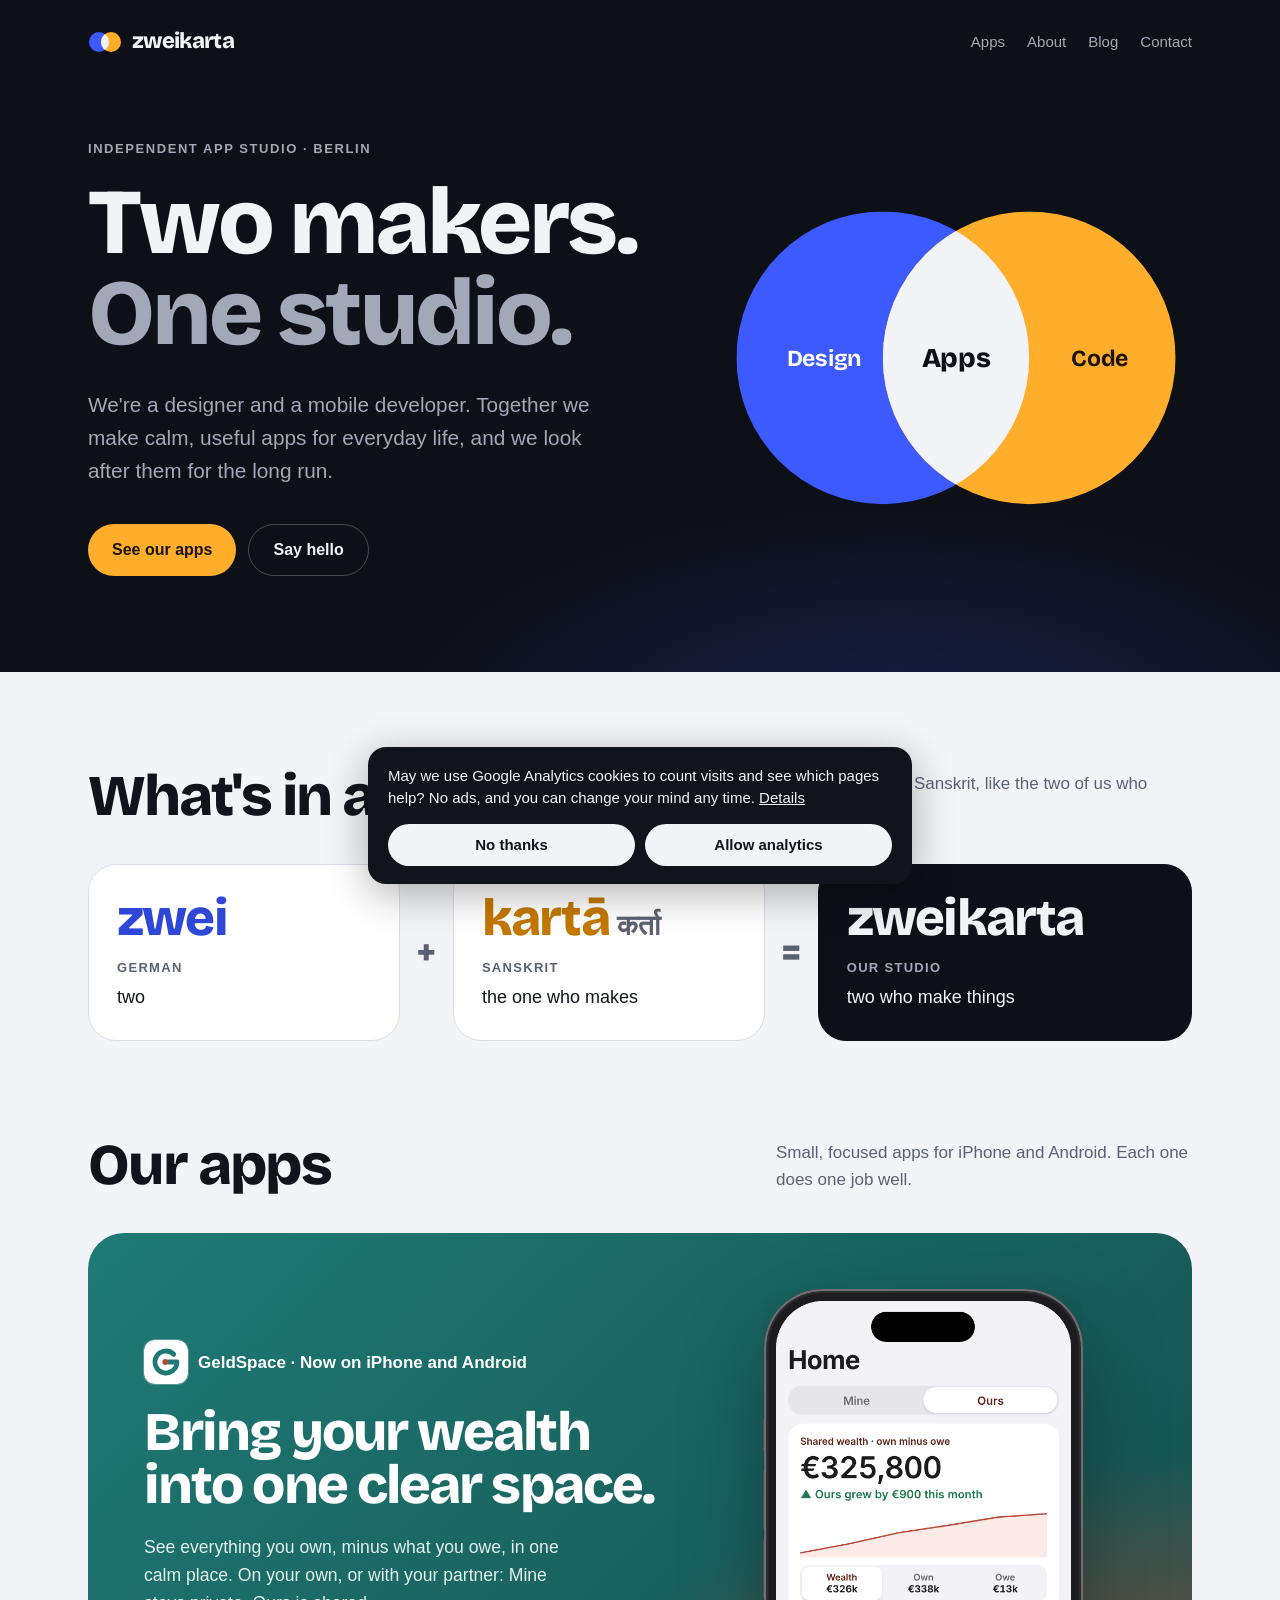
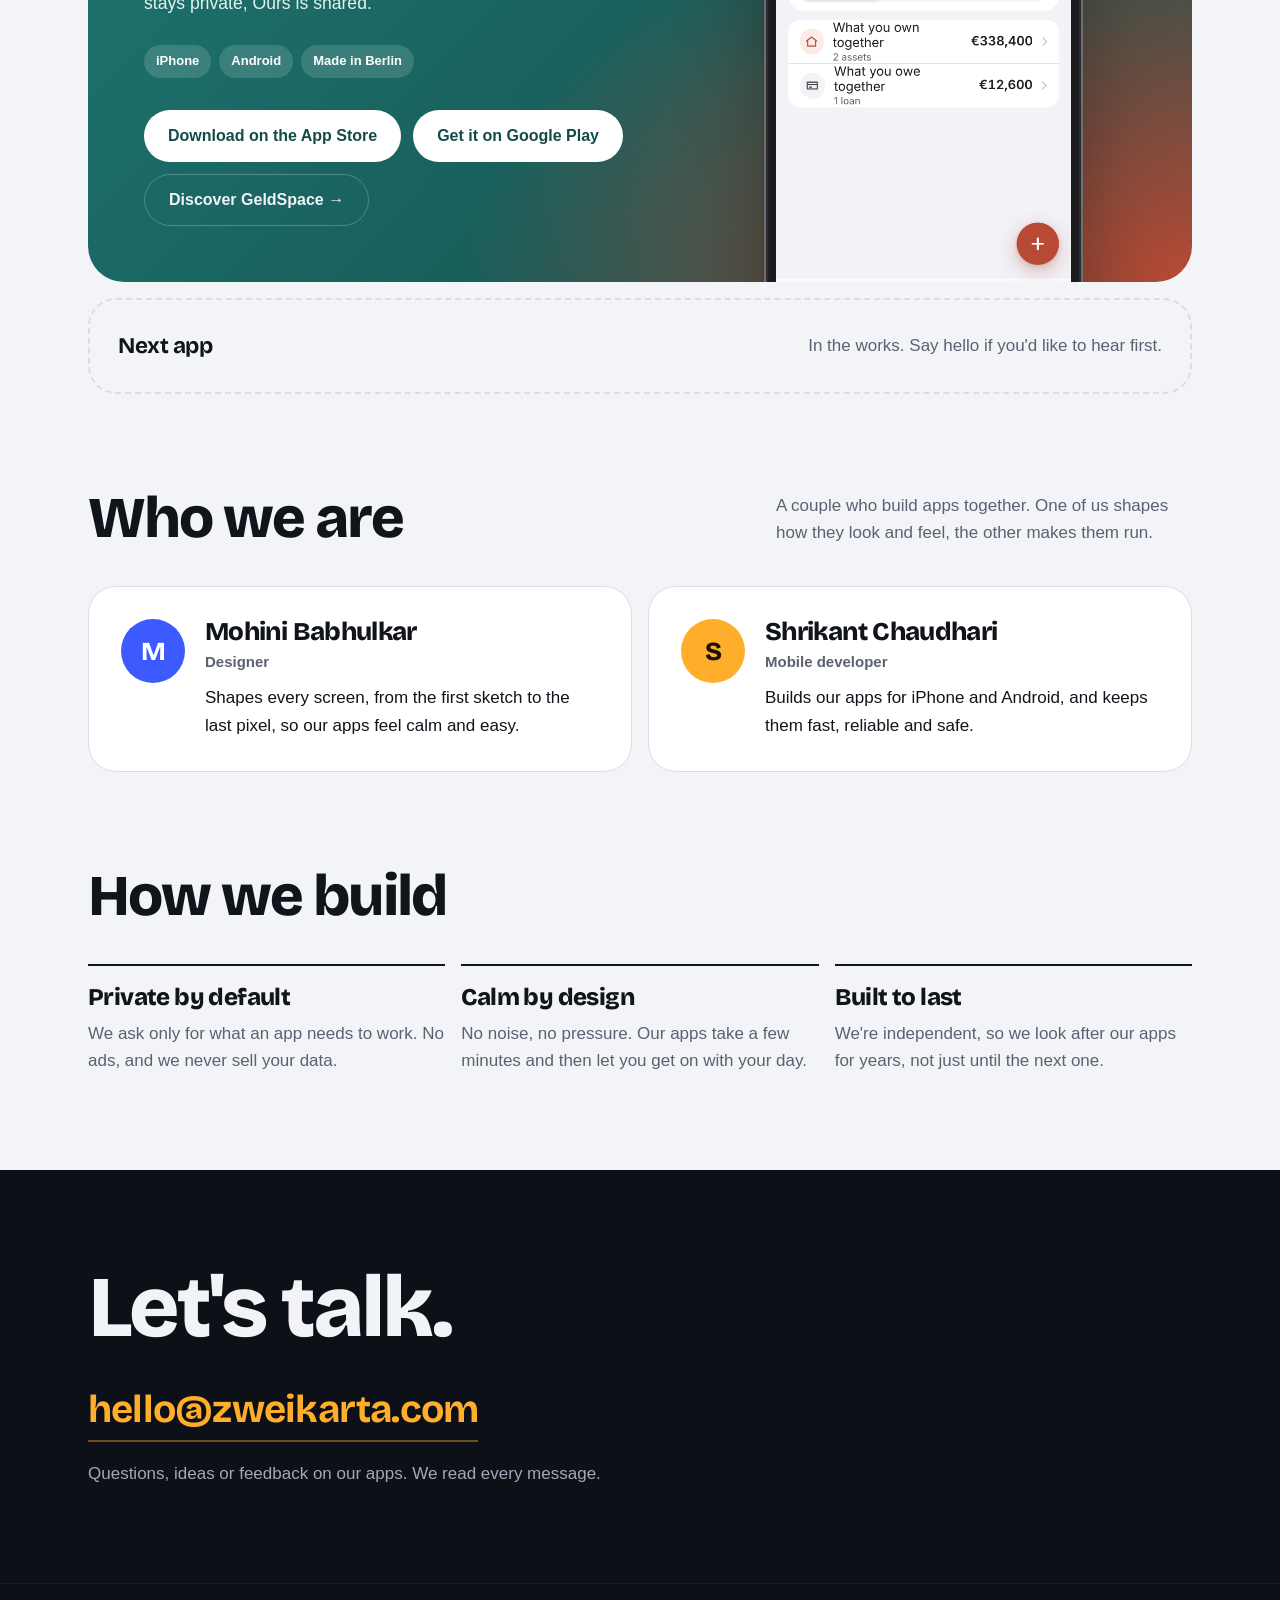
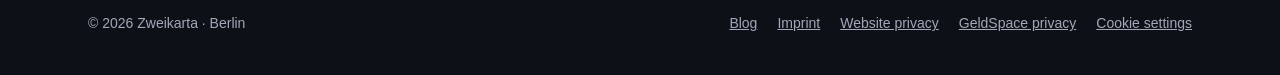
<file: index.html>
<!doctype html>
<html lang="en">
<head>
<meta charset="utf-8">
<meta name="viewport" content="width=device-width, initial-scale=1">
<title>Zweikarta · Independent app studio in Berlin</title>
<meta name="description" content="Zweikarta is a two-person app studio in Berlin: a designer and a mobile developer making calm, useful apps. Makers of GeldSpace.">
<link rel="canonical" href="https://zweikarta.com/">
<meta property="og:type" content="website">
<meta property="og:site_name" content="Zweikarta">
<meta property="og:title" content="Zweikarta · Independent app studio in Berlin">
<meta property="og:description" content="Zweikarta is a two-person app studio in Berlin: a designer and a mobile developer making calm, useful apps. Makers of GeldSpace.">
<meta property="og:url" content="https://zweikarta.com/">
<meta property="og:image" content="https://zweikarta.com/assets/og/studio.jpg">
<meta property="og:image:width" content="1200">
<meta property="og:image:height" content="630">
<meta property="og:image:alt" content="Zweikarta: two makers, one studio. Independent app studio in Berlin.">
<meta name="twitter:card" content="summary_large_image">
<script type="application/ld+json">
{
  "@context": "https://schema.org",
  "@graph": [
    {
      "@type": "Organization",
      "@id": "https://zweikarta.com/#org",
      "name": "Zweikarta",
      "url": "https://zweikarta.com/",
      "logo": "https://zweikarta.com/assets/mark.svg",
      "email": "hello@zweikarta.com",
      "address": {"@type": "PostalAddress", "addressLocality": "Berlin", "addressCountry": "DE"},
      "founder": [
        {"@id": "https://zweikarta.com/#mohini"},
        {"@id": "https://zweikarta.com/#shrikant"}
      ],
      "knowsAbout": [
        "Mobile App Development",
        "Couples Finances",
        "Personal Wealth Tracking",
        "User Experience Design",
        "Privacy-First Software"
      ]
    },
    {
      "@type": "Person",
      "@id": "https://zweikarta.com/#mohini",
      "name": "Mohini Babhulkar",
      "jobTitle": "Co-founder & Designer",
      "worksFor": {"@id": "https://zweikarta.com/#org"},
      "description": "Designer at Zweikarta. Shapes app screens and calm user interfaces."
    },
    {
      "@type": "Person",
      "@id": "https://zweikarta.com/#shrikant",
      "name": "Shrikant Chaudhari",
      "jobTitle": "Co-founder & Mobile Developer",
      "worksFor": {"@id": "https://zweikarta.com/#org"},
      "sameAs": [
        "https://github.com/shrikantchaudhari"
      ],
      "description": "Mobile developer at Zweikarta. Builds fast, reliable, privacy-focused iOS and Android apps."
    },
    {
      "@type": "WebSite",
      "@id": "https://zweikarta.com/#website",
      "name": "Zweikarta",
      "url": "https://zweikarta.com/",
      "publisher": {"@id": "https://zweikarta.com/#org"},
      "inLanguage": "en"
    }
  ]
}
</script>
<link rel="icon" href="assets/mark.svg" type="image/svg+xml">
<link rel="preload" href="assets/fonts/bricolage-grotesque-latin-800-normal.woff2" as="font" type="font/woff2" crossorigin>
<link rel="stylesheet" href="assets/studio.css">
<script src="assets/consent.js" defer></script>
</head>
<body>

<header class="hero">
  <div class="wrap topbar">
    <a class="logo" href="./" aria-label="Zweikarta home">
      <svg viewBox="0 0 34 22" aria-hidden="true"><defs><clipPath id="logo-clip"><circle cx="11" cy="11" r="10"/></clipPath></defs><circle cx="11" cy="11" r="10" fill="#3D5AFE"/><circle cx="23" cy="11" r="10" fill="#FFAE2B"/><circle class="lens" cx="23" cy="11" r="10" clip-path="url(#logo-clip)"/></svg>
      zweikarta
    </a>
    <nav aria-label="Main">
      <a href="#apps">Apps</a>
      <a href="#us" class="hide-sm">About</a>
      <a href="blog/">Blog</a>
      <a href="#contact">Contact</a>
    </nav>
  </div>
  <div class="wrap hero-grid">
    <div>
      <p class="kicker" style="color:var(--on-night-muted)">Independent app studio · Berlin</p>
      <h1>Two makers.<br><span class="dim">One studio.</span></h1>
      <p class="lede">We're a designer and a mobile developer. Together we make calm, useful apps for everyday life, and we look after them for the long run.</p>
      <div class="ctas">
        <a class="btn btn-primary" href="#apps">See our apps</a>
        <a class="btn btn-ghost" href="#contact">Say hello</a>
      </div>
    </div>
    <svg class="venn" viewBox="0 0 440 300" role="img" aria-label="Design and code overlap to make apps">
      <defs><clipPath id="clip-l"><circle cx="150" cy="150" r="140"/></clipPath></defs>
      <g class="l"><circle cx="150" cy="150" r="140" fill="#3D5AFE"/><text x="58" y="158" fill="#FFFFFF">Design</text></g>
      <g class="r"><circle cx="290" cy="150" r="140" fill="#FFAE2B"/><text x="330" y="158" fill="#1A1204">Code</text></g>
      <g class="lens"><circle cx="290" cy="150" r="140" fill="#F2F3F7" clip-path="url(#clip-l)"/><text class="mid" x="220" y="159" text-anchor="middle" fill="#0D1017">Apps</text></g>
    </svg>
  </div>
</header>

<main>
  <section class="block" aria-labelledby="name-h">
    <div class="wrap">
      <div class="section-head">
        <h2 id="name-h">What's in a name</h2>
        <p>Half German, half Sanskrit, like the two of us who started it.</p>
      </div>
      <div class="equation">
        <div class="eq-card design"><div class="word">zwei</div><div class="lang">German</div><div class="mean">two</div></div>
        <span class="op" aria-hidden="true">+</span>
        <div class="eq-card code"><div class="word">kartā<span class="deva" lang="sa">कर्ता</span></div><div class="lang">Sanskrit</div><div class="mean">the one who makes</div></div>
        <span class="op" aria-hidden="true">=</span>
        <div class="eq-card result"><div class="word">zweikarta</div><div class="lang">Our studio</div><div class="mean">two who make things</div></div>
      </div>
    </div>
  </section>

  <section class="block" id="apps" aria-labelledby="apps-h">
    <div class="wrap">
      <div class="section-head">
        <h2 id="apps-h">Our apps</h2>
        <p>Small, focused apps for iPhone and Android. Each one does one job well.</p>
      </div>
      <article class="app-feature">
        <div class="copy">
          <span class="app-tag">
            <svg viewBox="0 0 120 120" aria-hidden="true"><rect width="120" height="120" rx="27" fill="#FFFFFF"/><path d="M81.2 38.8 A30 30 0 1 0 90 60 H66" fill="none" stroke="#1F7A76" stroke-width="13" stroke-linecap="round" stroke-linejoin="round"/><circle cx="58" cy="60" r="8" fill="#B84A35"/></svg>
            GeldSpace · Now on iPhone and Android
          </span>
          <h3>Bring your wealth into one clear space.</h3>
          <p>See everything you own, minus what you owe, in one calm place. On your own, or with your partner: Mine stays private, Ours is shared.</p>
          <div class="chips"><span class="chip">iPhone</span><span class="chip">Android</span><span class="chip">Made in Berlin</span></div>
          <div class="ctas">
            <a class="btn btn-light" href="https://apps.apple.com/app/geldspace-wealth-tracker/id6824031504?ct=home">Download on the App Store</a>
            <a class="btn btn-light" href="https://play.google.com/store/apps/details?id=com.zweikarta.geldspace.app&amp;referrer=utm_source%3Dzweikarta.com%26utm_medium%3Dwebsite%26utm_campaign%3Dhome">Get it on Google Play</a>
            <a class="btn btn-ghost" href="geldspace/">Discover GeldSpace →</a>
          </div>
        </div>
        <img src="assets/geldspace/home-ours.png" width="295" height="613" alt="GeldSpace showing shared wealth in Ours, and how much it grew this month.">
      </article>
      <div class="next-app">
        <strong>Next app</strong>
        <span>In the works. Say hello if you'd like to hear first.</span>
      </div>
    </div>
  </section>

  <section class="block" id="us" aria-labelledby="us-h">
    <div class="wrap">
      <div class="section-head">
        <h2 id="us-h">Who we are</h2>
        <p>A couple who build apps together. One of us shapes how they look and feel, the other makes them run.</p>
      </div>
      <div class="people">
        <div class="person design">
          <span class="avatar" aria-hidden="true">M</span>
          <div><h3>Mohini Babhulkar</h3><p class="role">Designer</p><p>Shapes every screen, from the first sketch to the last pixel, so our apps feel calm and easy.</p></div>
        </div>
        <div class="person code">
          <span class="avatar" aria-hidden="true">S</span>
          <div><h3>Shrikant Chaudhari</h3><p class="role">Mobile developer</p><p>Builds our apps for iPhone and Android, and keeps them fast, reliable and safe.</p></div>
        </div>
      </div>
    </div>
  </section>

  <section class="block" aria-labelledby="how-h">
    <div class="wrap">
      <div class="section-head">
        <h2 id="how-h">How we build</h2>
      </div>
      <div class="principles">
        <div class="principle"><h3>Private by default</h3><p>We ask only for what an app needs to work. No ads, and we never sell your data.</p></div>
        <div class="principle"><h3>Calm by design</h3><p>No noise, no pressure. Our apps take a few minutes and then let you get on with your day.</p></div>
        <div class="principle"><h3>Built to last</h3><p>We're independent, so we look after our apps for years, not just until the next one.</p></div>
      </div>
    </div>
  </section>
</main>

<section class="contact" id="contact" aria-labelledby="contact-h">
  <div class="wrap">
    <h2 id="contact-h">Let's talk.</h2>
    <a class="mail" href="mailto:hello@zweikarta.com">hello@zweikarta.com</a>
    <p>Questions, ideas or feedback on our apps. We read every message.</p>
  </div>
</section>

<footer class="foot">
  <div class="wrap">
    <span>© 2026 Zweikarta · Berlin</span>
    <nav aria-label="Legal"><a href="blog/">Blog</a><a href="imprint/">Imprint</a><a href="privacy/">Website privacy</a><a href="geldspace/privacy/">GeldSpace privacy</a></nav>
  </div>
</footer>
</body>
</html>
</file>
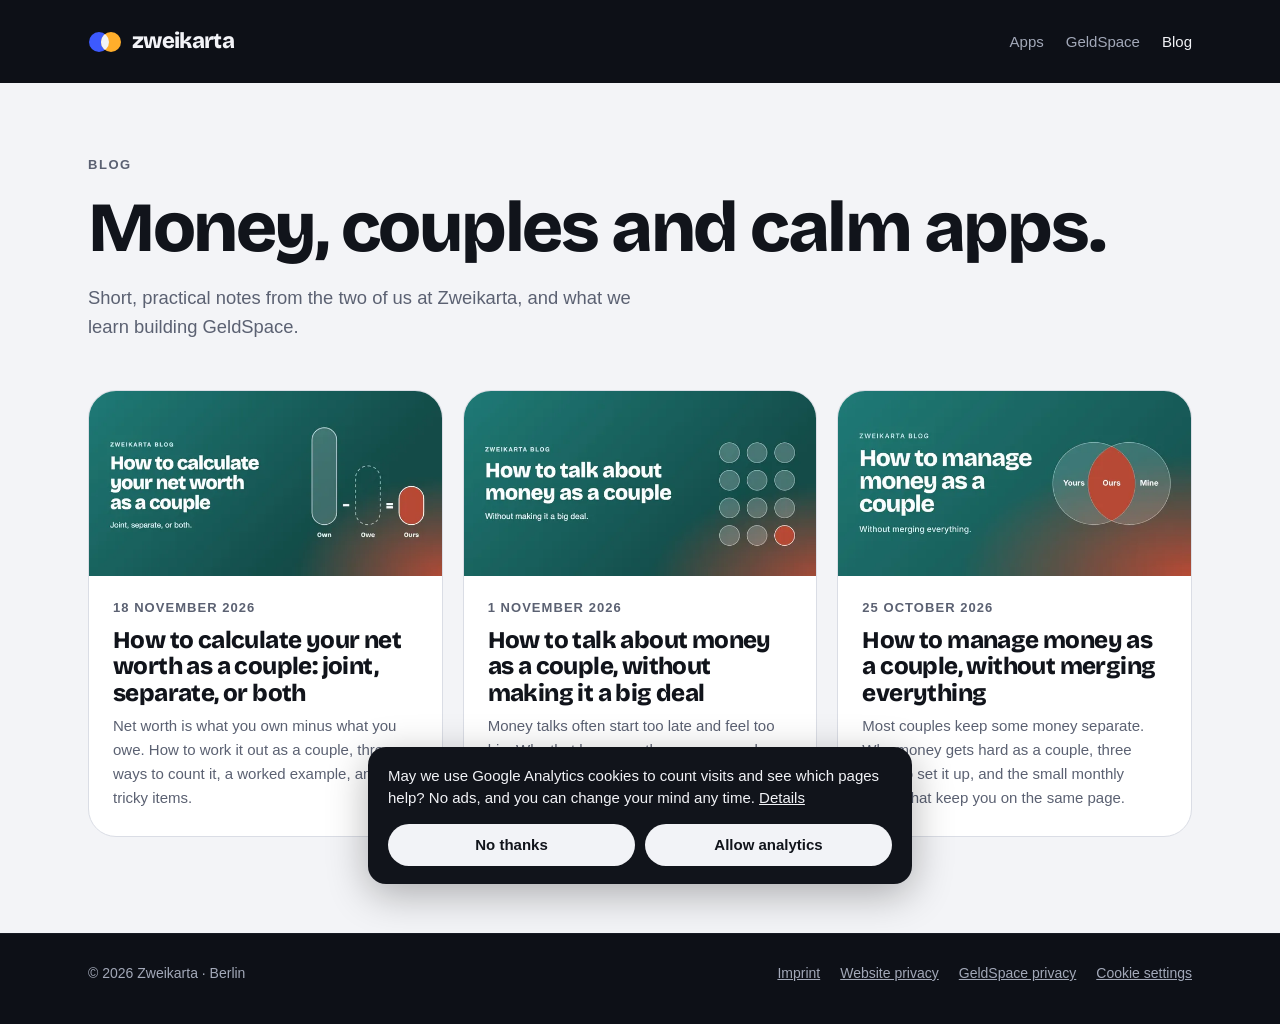
<file: blog/index.html>
<!doctype html>
<html lang="en">
<head>
<meta charset="utf-8">
<meta name="viewport" content="width=device-width, initial-scale=1">
<title>Blog · Zweikarta</title>
<meta name="description" content="Notes from Zweikarta, a two-person app studio in Berlin: money as a couple, calm apps, and what we learn building GeldSpace.">
<link rel="canonical" href="https://zweikarta.com/blog/">
<meta property="og:type" content="website">
<meta property="og:site_name" content="Zweikarta">
<meta property="og:title" content="Blog · Zweikarta">
<meta property="og:description" content="Notes from Zweikarta, a two-person app studio in Berlin: money as a couple, calm apps, and what we learn building GeldSpace.">
<meta property="og:url" content="https://zweikarta.com/blog/">
<meta property="og:image" content="https://zweikarta.com/assets/og/studio.jpg">
<meta property="og:image:width" content="1200">
<meta property="og:image:height" content="630">
<meta property="og:image:alt" content="Zweikarta: two makers, one studio. Independent app studio in Berlin.">
<meta name="twitter:card" content="summary_large_image">
<link rel="alternate" type="application/rss+xml" title="Zweikarta blog" href="https://zweikarta.com/blog/feed.xml">
<script type="application/ld+json">
{
  "@context": "https://schema.org",
  "@type": "Blog",
  "@id": "https://zweikarta.com/blog/#blog",
  "name": "Zweikarta blog",
  "url": "https://zweikarta.com/blog/",
  "description": "Notes from Zweikarta, a two-person app studio in Berlin: money as a couple, calm apps, and what we learn building GeldSpace.",
  "publisher": {
    "@id": "https://zweikarta.com/#org"
  },
  "inLanguage": "en",
  "blogPost": [
    {
      "@type": "BlogPosting",
      "headline": "How to Calculate Your Net Worth as a Couple (With Example)",
      "url": "https://zweikarta.com/blog/net-worth-as-a-couple/",
      "datePublished": "2026-11-18"
    },
    {
      "@type": "BlogPosting",
      "headline": "How to talk about money as a couple, calmly",
      "url": "https://zweikarta.com/blog/how-to-talk-about-money-as-a-couple/",
      "datePublished": "2026-11-01"
    },
    {
      "@type": "BlogPosting",
      "headline": "How to manage money as a couple without merging everything",
      "url": "https://zweikarta.com/blog/manage-money-as-a-couple/",
      "datePublished": "2026-10-25"
    }
  ]
}
</script>
<link rel="icon" href="/assets/mark.svg" type="image/svg+xml">
<link rel="preload" href="/assets/fonts/bricolage-grotesque-latin-800-normal.woff2" as="font" type="font/woff2" crossorigin>
<link rel="stylesheet" href="/assets/studio.css?v=9fafd399">
<script src="/assets/consent.js" defer></script>
</head>
<body class="blog-page">

<header class="blog-top">
  <div class="wrap topbar">
    <a class="logo" href="/" aria-label="Zweikarta home">
      <svg viewBox="0 0 34 22" aria-hidden="true"><defs><clipPath id="logo-clip"><circle cx="11" cy="11" r="10"/></clipPath></defs><circle cx="11" cy="11" r="10" fill="#3D5AFE"/><circle cx="23" cy="11" r="10" fill="#FFAE2B"/><circle class="lens" cx="23" cy="11" r="10" clip-path="url(#logo-clip)"/></svg>
      zweikarta
    </a>
    <nav aria-label="Main">
      <a href="/#apps">Apps</a>
      <a href="/geldspace/" class="hide-sm">GeldSpace</a>
      <a href="/blog/" aria-current="page">Blog</a>
    </nav>
  </div>
</header>

<main>
<section class="blog-list wrap">
  <p class="kicker">Blog</p>
  <h1>Money, couples and calm apps.</h1>
  <p class="lede">Short, practical notes from the two of us at Zweikarta, and what we learn building GeldSpace.</p>
  <ul class="post-cards">
    <li class="post-card">
      <a href="/blog/net-worth-as-a-couple/">
        <picture><source type="image/webp" srcset="/assets/blog/net-worth-as-a-couple/cover-320.webp 320w, /assets/blog/net-worth-as-a-couple/cover-640.webp 640w, /assets/blog/net-worth-as-a-couple/cover-960.webp 960w, /assets/blog/net-worth-as-a-couple/cover-1200.webp 1200w" sizes="(max-width: 760px) 100vw, 400px"><img src="/assets/blog/net-worth-as-a-couple/cover.jpg" width="1200" height="630" alt="" loading="lazy" decoding="async"></picture>
        <span class="post-card-text">
          <time datetime="2026-11-18">18 November 2026</time>
          <strong>How to calculate your net worth as a couple: joint, separate, or both</strong>
          <span>Net worth is what you own minus what you owe. How to work it out as a couple, three ways to count it, a worked example, and the tricky items.</span>
        </span>
      </a>
    </li>
    <li class="post-card">
      <a href="/blog/how-to-talk-about-money-as-a-couple/">
        <picture><source type="image/webp" srcset="/assets/blog/how-to-talk-about-money-as-a-couple/cover-320.webp 320w, /assets/blog/how-to-talk-about-money-as-a-couple/cover-640.webp 640w, /assets/blog/how-to-talk-about-money-as-a-couple/cover-960.webp 960w, /assets/blog/how-to-talk-about-money-as-a-couple/cover-1200.webp 1200w" sizes="(max-width: 760px) 100vw, 400px"><img src="/assets/blog/how-to-talk-about-money-as-a-couple/cover.jpg" width="1200" height="630" alt="" loading="lazy" decoding="async"></picture>
        <span class="post-card-text">
          <time datetime="2026-11-01">1 November 2026</time>
          <strong>How to talk about money as a couple, without making it a big deal</strong>
          <span>Money talks often start too late and feel too big. Why that happens, three ways couples handle them, and a short monthly format that keeps them calm.</span>
        </span>
      </a>
    </li>
    <li class="post-card">
      <a href="/blog/manage-money-as-a-couple/">
        <picture><source type="image/webp" srcset="/assets/blog/manage-money-as-a-couple/cover-320.webp 320w, /assets/blog/manage-money-as-a-couple/cover-640.webp 640w, /assets/blog/manage-money-as-a-couple/cover-960.webp 960w, /assets/blog/manage-money-as-a-couple/cover-1200.webp 1200w" sizes="(max-width: 760px) 100vw, 400px"><img src="/assets/blog/manage-money-as-a-couple/cover.jpg" width="1200" height="630" alt="" loading="lazy" decoding="async"></picture>
        <span class="post-card-text">
          <time datetime="2026-10-25">25 October 2026</time>
          <strong>How to manage money as a couple, without merging everything</strong>
          <span>Most couples keep some money separate. Why money gets hard as a couple, three ways to set it up, and the small monthly habits that keep you on the same page.</span>
        </span>
      </a>
    </li>
  </ul>
</section>
</main>

<footer class="foot">
  <div class="wrap">
    <span>© 2026 Zweikarta · Berlin</span>
    <nav aria-label="Legal"><a href="/imprint/">Imprint</a><a href="/privacy/">Website privacy</a><a href="/geldspace/privacy/">GeldSpace privacy</a></nav>
  </div>
</footer>
</body>
</html>
</file>
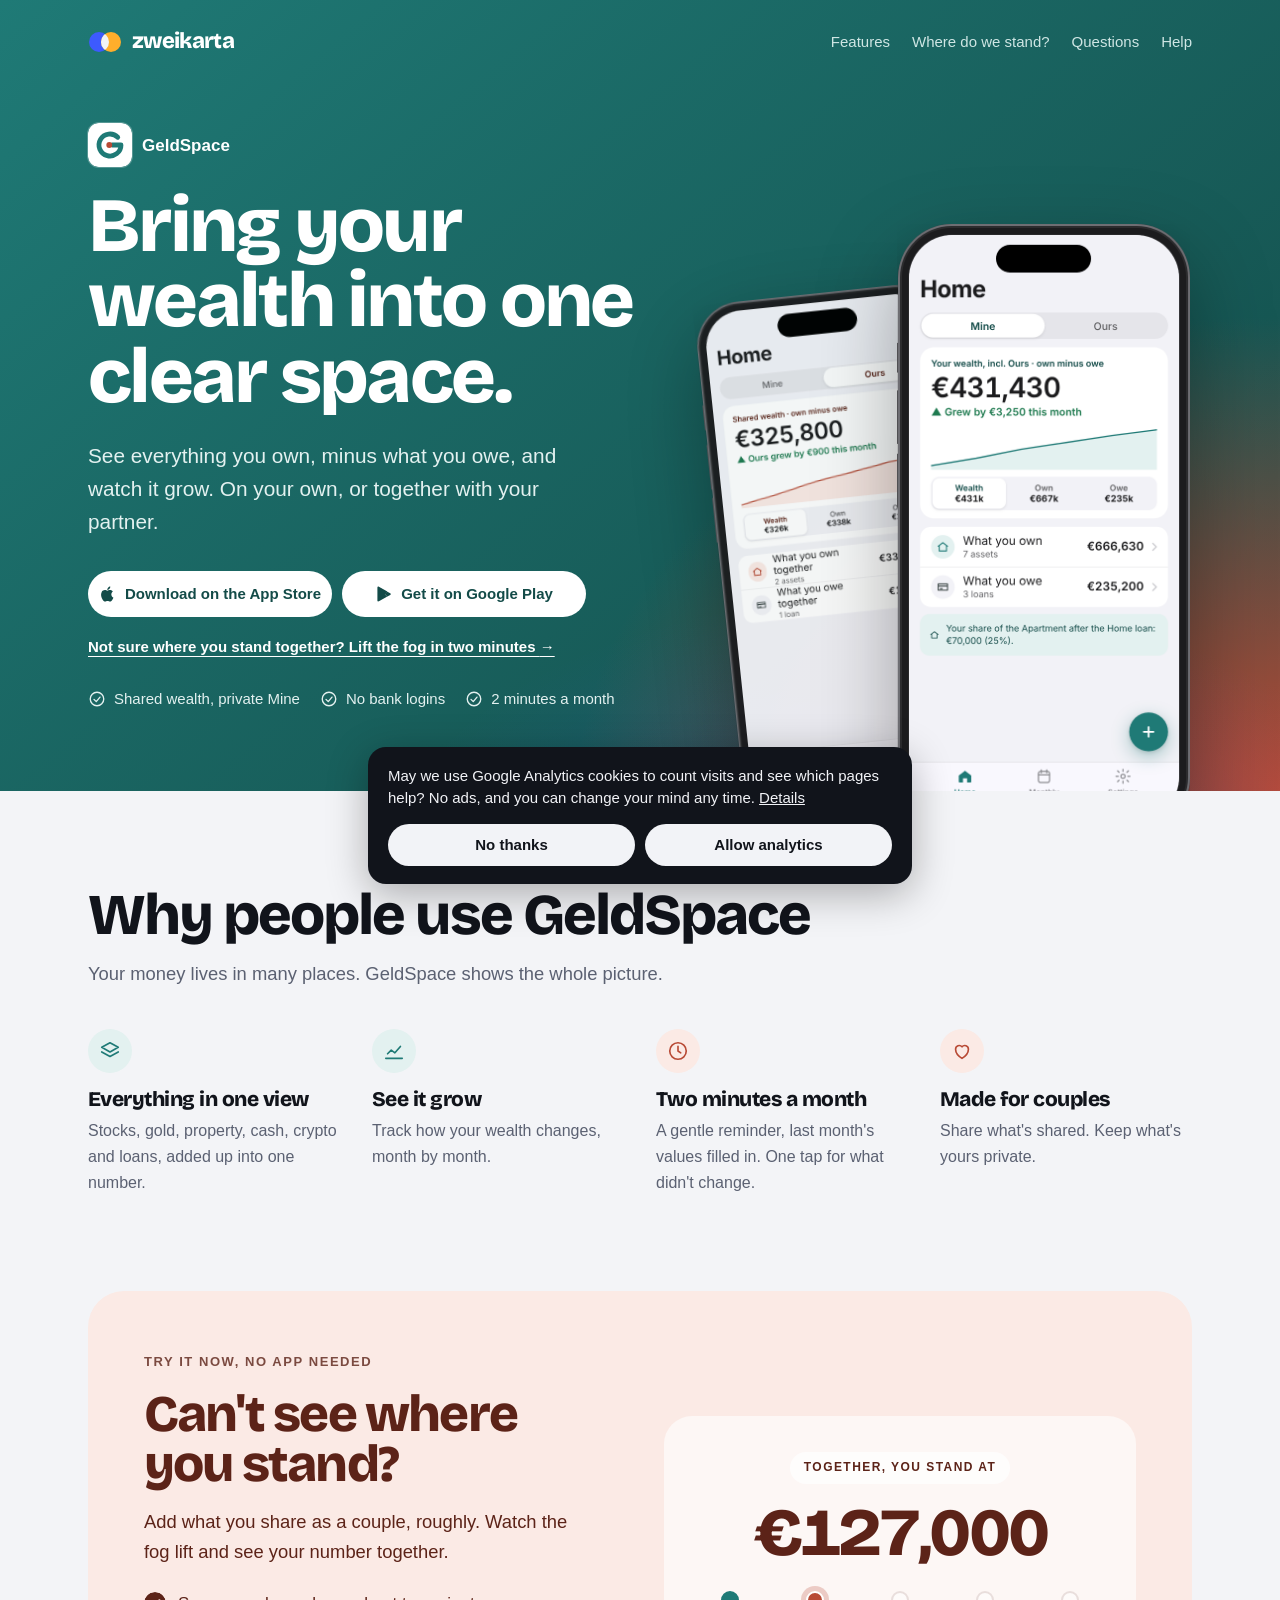
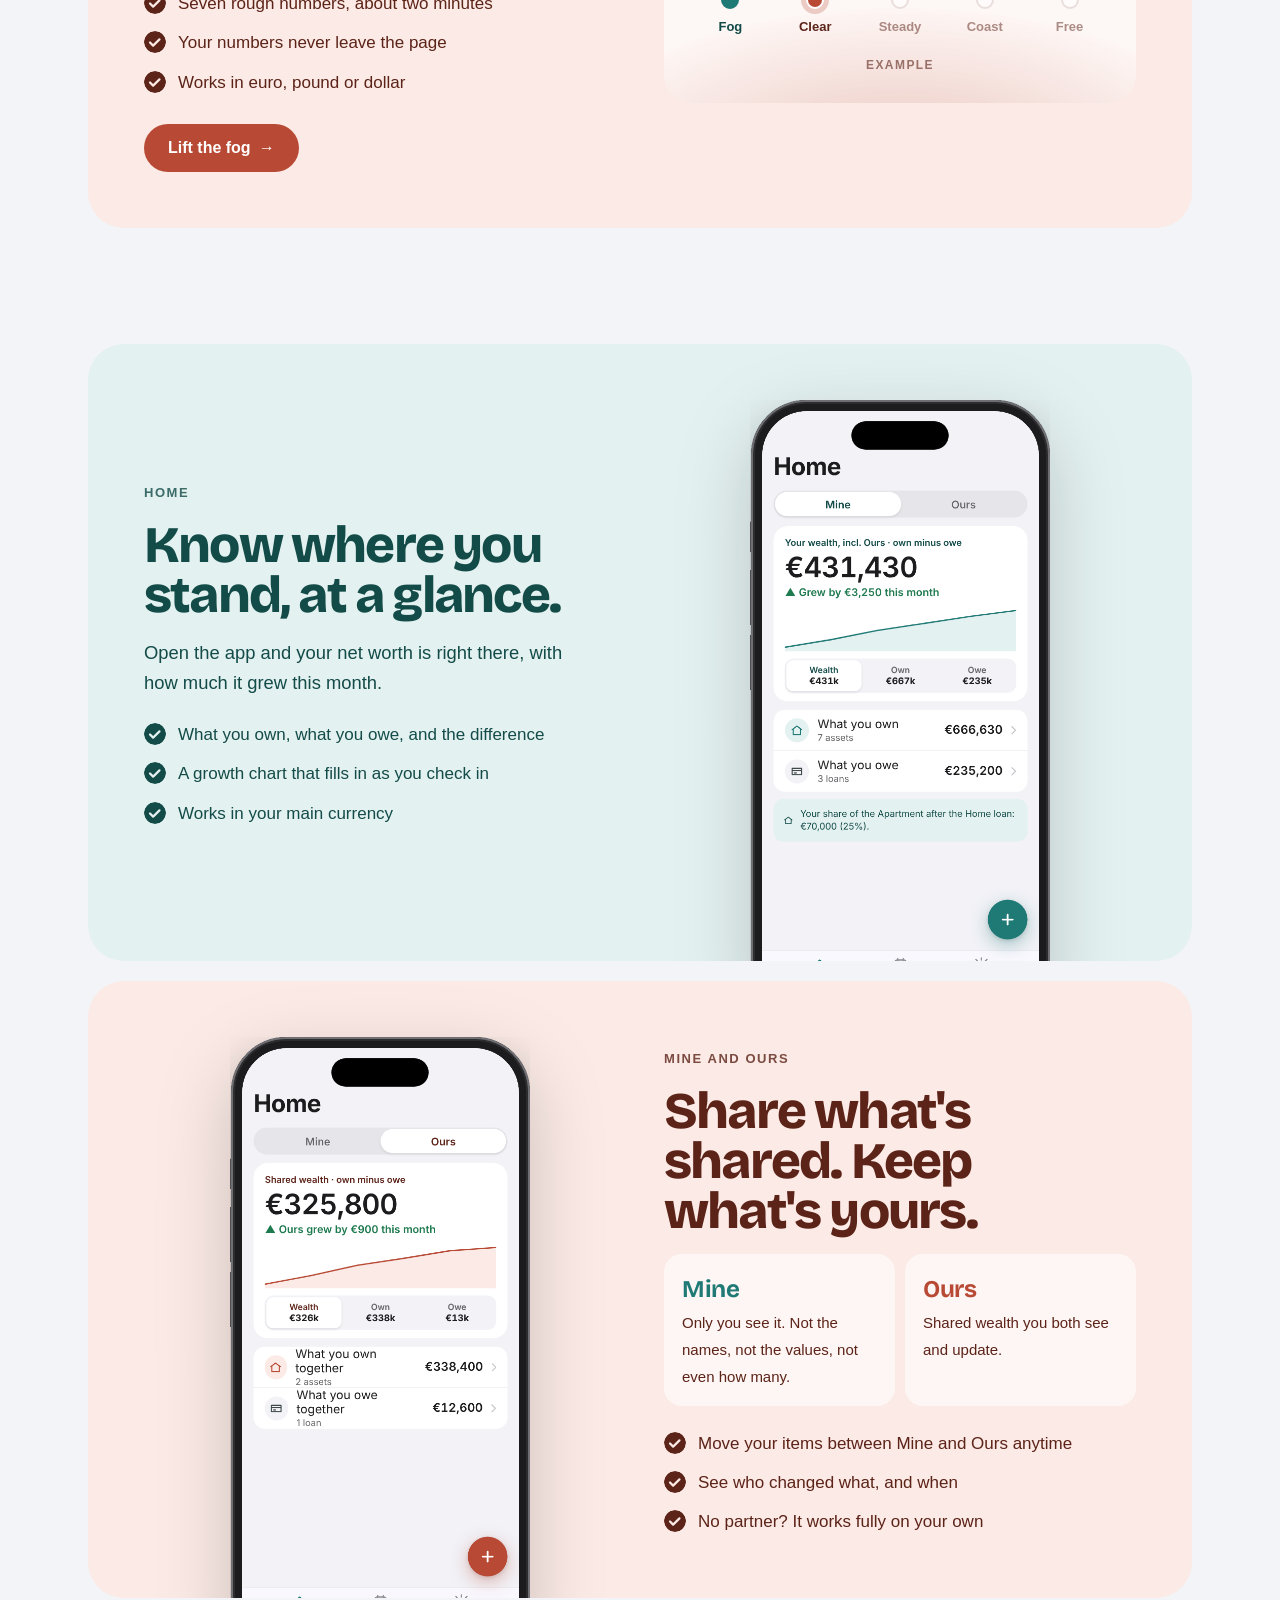
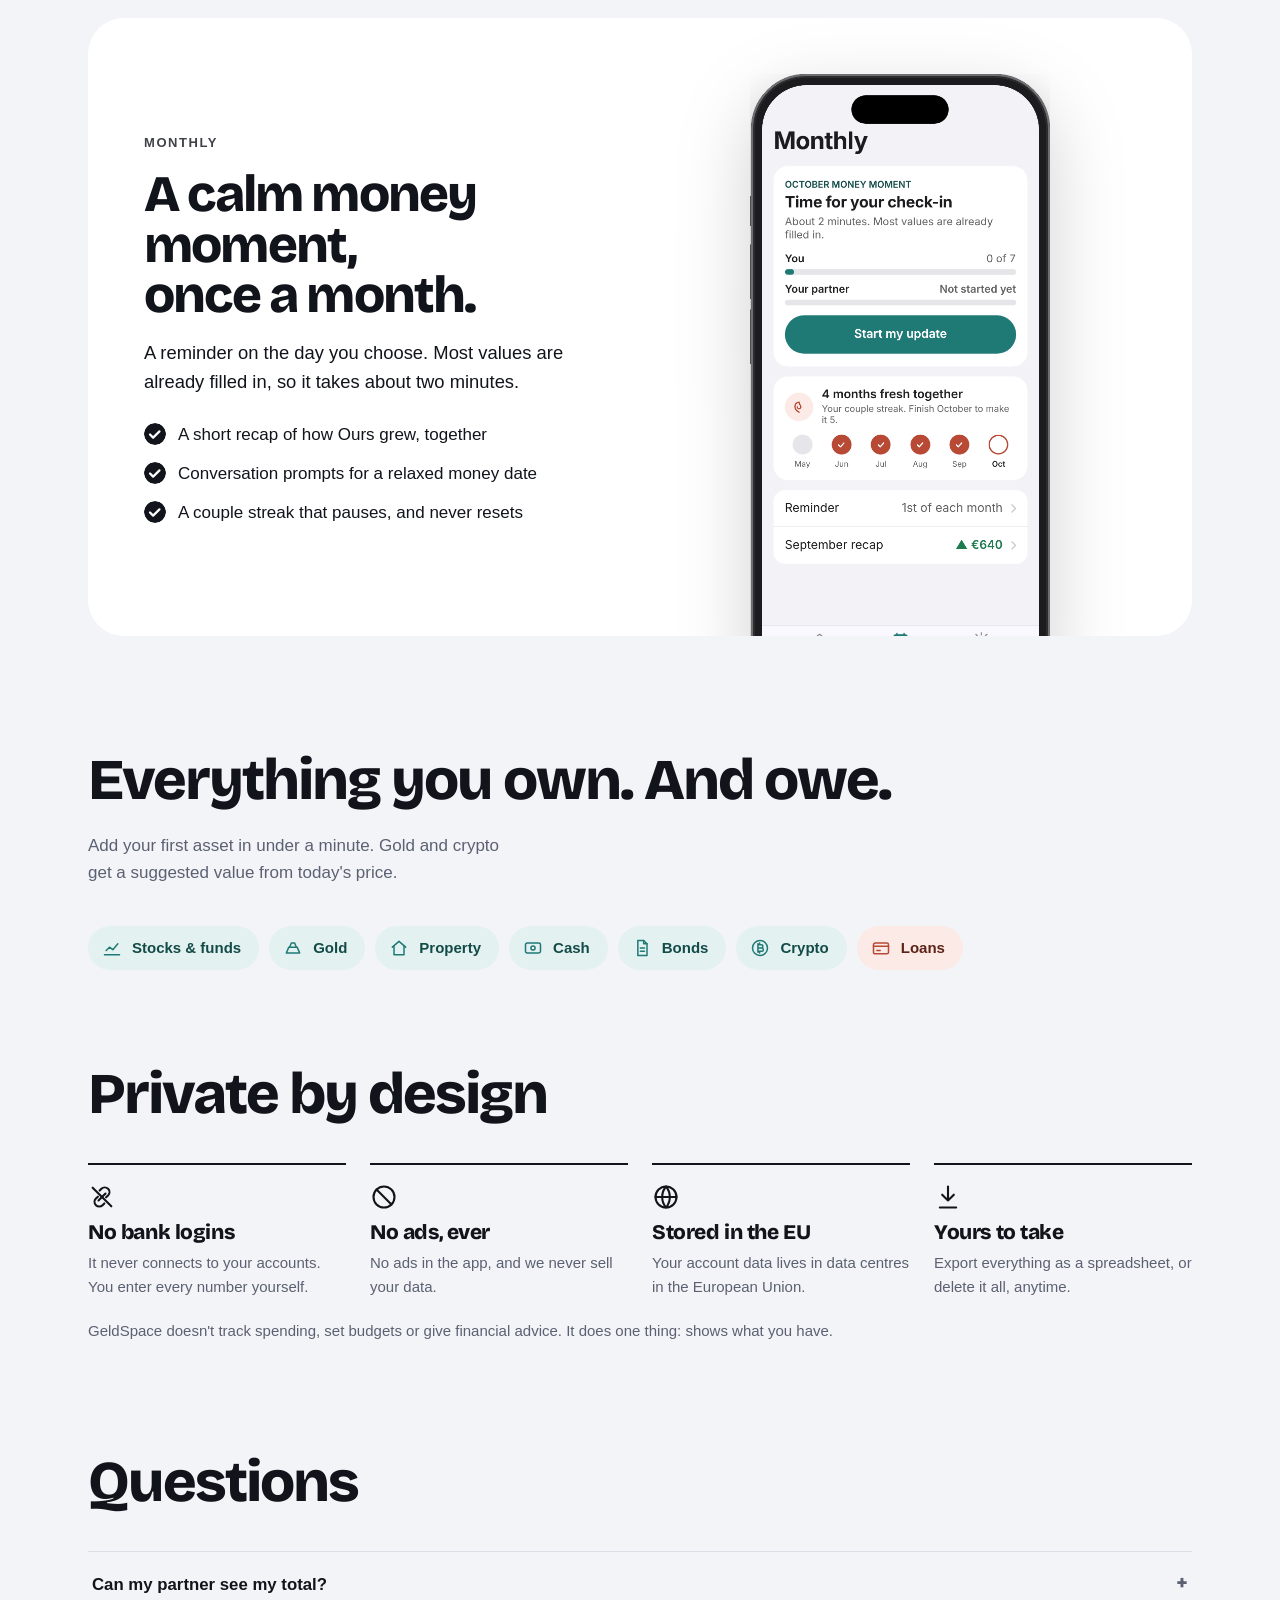
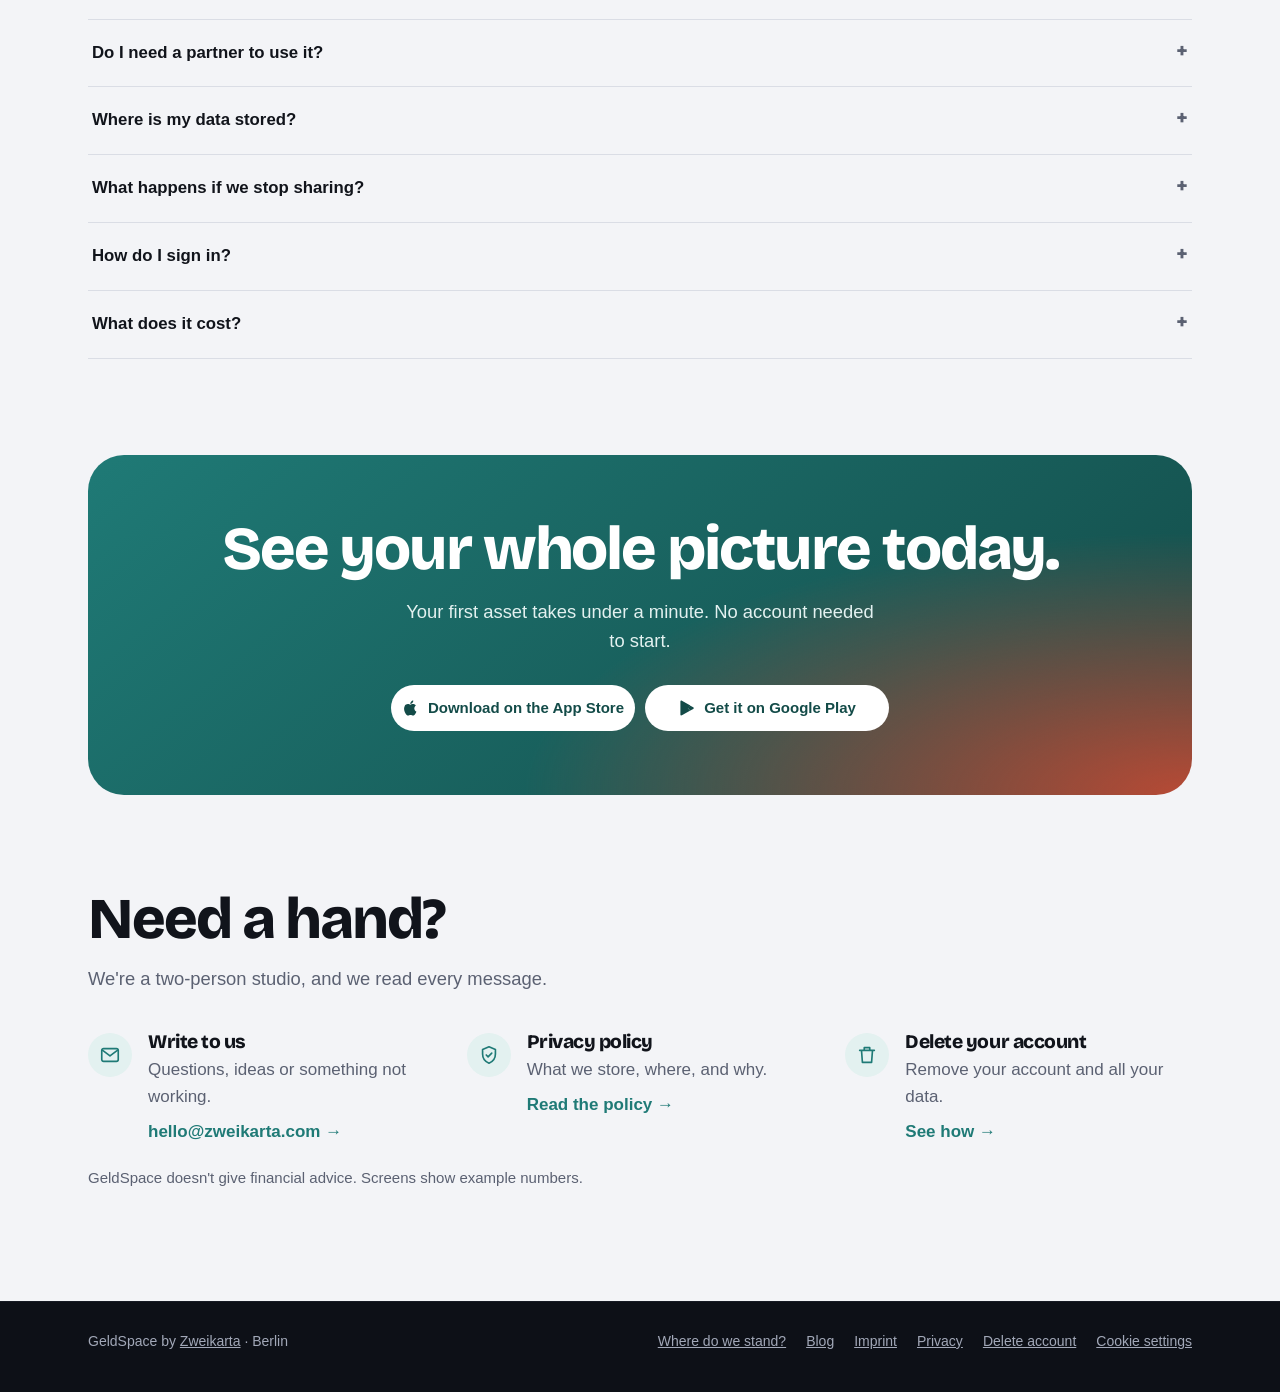
<file: geldspace/index.html>
<!doctype html>
<html lang="en">
<head>
<meta charset="utf-8">
<meta name="viewport" content="width=device-width, initial-scale=1">
<title>GeldSpace · Your wealth in one calm place, alone or as a couple</title>
<meta name="description" content="GeldSpace shows everything you own, minus what you owe, in one calm place. On your own or with your partner: Mine stays private, Ours is shared.">
<link rel="canonical" href="https://zweikarta.com/geldspace/">
<meta name="apple-itunes-app" content="app-id=6824031504">
<meta property="og:type" content="website">
<meta property="og:site_name" content="Zweikarta">
<meta property="og:title" content="GeldSpace · Your wealth in one calm place, alone or as a couple">
<meta property="og:description" content="GeldSpace shows everything you own, minus what you owe, in one calm place. On your own or with your partner: Mine stays private, Ours is shared.">
<meta property="og:url" content="https://zweikarta.com/geldspace/">
<meta property="og:image" content="https://zweikarta.com/assets/og/geldspace.jpg">
<meta property="og:image:width" content="1200">
<meta property="og:image:height" content="630">
<meta property="og:image:alt" content="GeldSpace: bring your wealth into one clear space.">
<meta name="twitter:card" content="summary_large_image">
<script type="application/ld+json">
{
  "@context": "https://schema.org",
  "@graph": [
    {
      "@type": ["SoftwareApplication", "MobileApplication"],
      "@id": "https://zweikarta.com/geldspace/#app",
      "name": "GeldSpace",
      "url": "https://zweikarta.com/geldspace/",
      "applicationCategory": "FinanceApplication",
      "operatingSystem": "iOS, Android",
      "description": "GeldSpace shows everything you own, minus what you owe, in one calm place. On your own or with your partner: Mine stays private, Ours is shared.",
      "offers": {
        "@type": "Offer",
        "price": "0",
        "priceCurrency": "EUR"
      },
      "downloadUrl": [
        "https://apps.apple.com/app/geldspace-wealth-tracker/id6824031504?ct=geldspace-schema",
        "https://play.google.com/store/apps/details?id=com.zweikarta.geldspace.app"
      ],
      "screenshot": [
        "https://zweikarta.com/assets/geldspace/home-ours.png",
        "https://zweikarta.com/assets/geldspace/home-mine.png",
        "https://zweikarta.com/assets/geldspace/monthly.png"
      ],
      "featureList": [
        "Track shared and individual net worth",
        "Separated Mine and Ours spaces for couples",
        "No bank logins required — privacy by design",
        "Quick two-minute monthly check-in habit",
        "Multi-asset support including stocks, gold, property, cash, crypto and loans"
      ],
      "author": {
        "@type": "Organization",
        "@id": "https://zweikarta.com/#org",
        "name": "Zweikarta"
      },
      "publisher": {
        "@type": "Organization",
        "@id": "https://zweikarta.com/#org"
      }
    },
    {
      "@type": "WebPage",
      "@id": "https://zweikarta.com/geldspace/#webpage",
      "url": "https://zweikarta.com/geldspace/",
      "name": "GeldSpace · Your wealth in one calm place, alone or as a couple",
      "description": "GeldSpace shows everything you own, minus what you owe, in one calm place. On your own or with your partner: Mine stays private, Ours is shared.",
      "about": {"@id": "https://zweikarta.com/geldspace/#app"},
      "isPartOf": {"@id": "https://zweikarta.com/#website"},
      "breadcrumb": {
        "@type": "BreadcrumbList",
        "itemListElement": [
          {"@type": "ListItem", "position": 1, "name": "Zweikarta", "item": "https://zweikarta.com/"},
          {"@type": "ListItem", "position": 2, "name": "GeldSpace", "item": "https://zweikarta.com/geldspace/"}
        ]
      }
    },
    {
      "@type": "FAQPage",
      "@id": "https://zweikarta.com/geldspace/#faq",
      "mainEntity": [
        {
          "@type": "Question",
          "name": "Can my partner see my total?",
          "acceptedAnswer": {
            "@type": "Answer",
            "text": "No. Your partner sees Ours only, plus whether you've finished your monthly check-in. Your Mine is never added to anything they see."
          }
        },
        {
          "@type": "Question",
          "name": "Do I need a partner to use it?",
          "acceptedAnswer": {
            "@type": "Answer",
            "text": "No. GeldSpace is complete on your own. Ours only appears once you invite someone."
          }
        },
        {
          "@type": "Question",
          "name": "Where is my data stored?",
          "acceptedAnswer": {
            "@type": "Answer",
            "text": "Your account data is stored in data centres in the European Union. You can export everything as a spreadsheet, or delete everything, at any time from Settings."
          }
        },
        {
          "@type": "Question",
          "name": "What happens if we stop sharing?",
          "acceptedAnswer": {
            "@type": "Answer",
            "text": "Each of you keeps your own history. The Ours items you added become yours, and the ones your partner added go back to them. GeldSpace shows you exactly what goes where before you confirm."
          }
        },
        {
          "@type": "Question",
          "name": "How do I sign in?",
          "acceptedAnswer": {
            "@type": "Answer",
            "text": "With Apple or Google. You can add your first asset without an account, and sign in when you're ready to keep it safe."
          }
        },
        {
          "@type": "Question",
          "name": "What does it cost?",
          "acceptedAnswer": {
            "@type": "Answer",
            "text": "GeldSpace is free to download and use."
          }
        }
      ]
    }
  ]
}
</script>
<link rel="icon" href="../assets/mark.svg" type="image/svg+xml">
<link rel="preload" href="../assets/fonts/bricolage-grotesque-latin-800-normal.woff2" as="font" type="font/woff2" crossorigin>
<link rel="stylesheet" href="../assets/studio.css">
<link rel="stylesheet" href="../assets/geldspace.css">
<script src="../assets/consent.js" defer></script>
</head>
<body class="gs-page gsx">

<header class="hero gs-hero">
  <div class="wrap topbar">
    <a class="logo" href="../" aria-label="Zweikarta home">
      <svg viewBox="0 0 34 22" aria-hidden="true"><defs><clipPath id="logo-clip"><circle cx="11" cy="11" r="10"/></clipPath></defs><circle cx="11" cy="11" r="10" fill="#3D5AFE"/><circle cx="23" cy="11" r="10" fill="#FFAE2B"/><circle class="lens" cx="23" cy="11" r="10" clip-path="url(#logo-clip)"/></svg>
      zweikarta
    </a>
    <nav aria-label="Main">
      <a href="#features">Features</a>
      <a href="net-worth/">Where do we stand?</a>
      <a href="#faq" class="hide-sm">Questions</a>
      <a href="#help">Help</a>
    </nav>
  </div>
  <div class="wrap hero-grid">
    <div class="copy">
      <span class="app-tag">
        <svg viewBox="0 0 120 120" aria-hidden="true"><rect width="120" height="120" rx="27" fill="#FFFFFF"/><path d="M81.2 38.8 A30 30 0 1 0 90 60 H66" fill="none" stroke="#1F7A76" stroke-width="13" stroke-linecap="round" stroke-linejoin="round"/><circle cx="58" cy="60" r="8" fill="#B84A35"/></svg>
        GeldSpace
      </span>
      <h1>Bring your wealth into one clear space.</h1>
      <p class="lede">See everything you own, minus what you owe, and watch it grow. On your own, or together with your partner.</p>
      <div class="ctas">
        <a class="btn btn-light" href="https://apps.apple.com/app/geldspace-wealth-tracker/id6824031504?ct=geldspace-top"><svg viewBox="0 0 24 24" aria-hidden="true"><path fill="currentColor" d="M16.4 12.6c0-2.5 2-3.7 2.1-3.8-1.2-1.7-3-1.9-3.6-2-1.5-.2-3 .9-3.8.9s-2-.9-3.3-.9c-1.7 0-3.3 1-4.2 2.5-1.8 3.1-.5 7.7 1.3 10.2.9 1.2 1.9 2.6 3.2 2.6 1.3-.1 1.8-.8 3.3-.8s2 .8 3.3.8c1.4 0 2.3-1.3 3.1-2.5 1-1.4 1.4-2.8 1.4-2.9 0 0-2.7-1-2.8-4.1zM14 5.1c.7-.8 1.2-2 1-3.1-1 0-2.2.7-2.9 1.5-.6.7-1.2 1.9-1 3 1.1.1 2.2-.6 2.9-1.4z"/></svg>Download on the App Store</a>
        <a class="btn btn-light" href="https://play.google.com/store/apps/details?id=com.zweikarta.geldspace.app&amp;referrer=utm_source%3Dzweikarta.com%26utm_medium%3Dwebsite%26utm_campaign%3Dgeldspace-top"><svg viewBox="0 0 24 24" aria-hidden="true"><path fill="currentColor" d="M3.6 2.3c-.3.3-.4.7-.4 1.2v17c0 .5.1.9.4 1.2l.1.1 9.5-9.5v-.2L3.7 2.2l-.1.1zM16.4 15.5l-3.2-3.2v-.2l3.2-3.2.1.1 3.8 2.1c1.1.6 1.1 1.6 0 2.2l-3.8 2.1-.1.1zM16.5 15.4 13.2 12l-9.6 9.7c.4.4.9.4 1.6.1l11.3-6.4M16.5 8.6 5.2 2.2C4.5 1.8 4 1.9 3.6 2.3l9.6 9.7 3.3-3.4z"/></svg>Get it on Google Play</a>
      </div>
      <p class="try-link"><a href="net-worth/">Not sure where you stand together? Lift the fog in two minutes <span aria-hidden="true">→</span></a></p>
      <ul class="hero-proof">
        <li><svg viewBox="0 0 24 24" fill="none" stroke="currentColor" stroke-width="1.8" stroke-linecap="round" stroke-linejoin="round" aria-hidden="true"><circle cx="12" cy="12" r="9"/><path d="m8 12.5 3 3 5-6"/></svg>Shared wealth, private Mine</li>
        <li><svg viewBox="0 0 24 24" fill="none" stroke="currentColor" stroke-width="1.8" stroke-linecap="round" stroke-linejoin="round" aria-hidden="true"><circle cx="12" cy="12" r="9"/><path d="m8 12.5 3 3 5-6"/></svg>No bank logins</li>
        <li><svg viewBox="0 0 24 24" fill="none" stroke="currentColor" stroke-width="1.8" stroke-linecap="round" stroke-linejoin="round" aria-hidden="true"><circle cx="12" cy="12" r="9"/><path d="m8 12.5 3 3 5-6"/></svg>2 minutes a month</li>
      </ul>
    </div>
    <div class="phones">
      <img class="back" src="../assets/geldspace/home-ours.png" width="295" height="613" alt="" loading="lazy">
      <img class="front" src="../assets/geldspace/home-mine.png" width="295" height="613" alt="GeldSpace Home: your wealth, what you own and what you owe, and how it grew this month.">
    </div>
  </div>
</header>

<main>
  <section class="block" aria-labelledby="why-h">
    <div class="wrap">
      <div class="section-head wide">
        <h2 id="why-h">Why people use GeldSpace</h2>
        <p>Your money lives in many places. GeldSpace shows the whole picture.</p>
      </div>
      <div class="values">
        <div class="value"><div class="ico"><svg viewBox="0 0 24 24" fill="none" stroke="currentColor" stroke-width="1.8" stroke-linecap="round" stroke-linejoin="round" aria-hidden="true"><path d="M12 3 3 8l9 5 9-5-9-5z"/><path d="m3 13 9 5 9-5"/></svg></div><h3>Everything in one view</h3><p>Stocks, gold, property, cash, crypto and loans, added up into one number.</p></div>
        <div class="value"><div class="ico"><svg viewBox="0 0 24 24" fill="none" stroke="currentColor" stroke-width="1.8" stroke-linecap="round" stroke-linejoin="round" aria-hidden="true"><path d="M3 20h18"/><path d="m5 15 4-4 4 3 6-7"/></svg></div><h3>See it grow</h3><p>Track how your wealth changes, month by month.</p></div>
        <div class="value warm"><div class="ico"><svg viewBox="0 0 24 24" fill="none" stroke="currentColor" stroke-width="1.8" stroke-linecap="round" stroke-linejoin="round" aria-hidden="true"><circle cx="12" cy="12" r="9"/><path d="M12 7v5l3 2"/></svg></div><h3>Two minutes a month</h3><p>A gentle reminder, last month's values filled in. One tap for what didn't change.</p></div>
        <div class="value warm"><div class="ico"><svg viewBox="0 0 24 24" fill="none" stroke="currentColor" stroke-width="1.8" stroke-linecap="round" stroke-linejoin="round" aria-hidden="true"><path d="M12 20s-7-4.4-7-10a4 4 0 0 1 7-2.6A4 4 0 0 1 19 10c0 5.6-7 10-7 10z"/></svg></div><h3>Made for couples</h3><p>Share what's shared. Keep what's yours private.</p></div>
      </div>
    </div>
  </section>

  <section class="block" id="lift-the-fog" aria-labelledby="fog-h">
    <div class="wrap">
      <div class="show ours fog">
        <div class="txt">
          <span class="tag">Try it now, no app needed</span>
          <h2 id="fog-h">Can't see where you stand?</h2>
          <p class="sub">Add what you share as a couple, roughly. Watch the fog lift and see your number together.</p>
          <ul class="ticks">
            <li>Seven rough numbers, about two minutes</li>
            <li>Your numbers never leave the page</li>
            <li>Works in euro, pound or dollar</li>
          </ul>
          <p class="fog-cta"><a class="btn btn-ours" href="net-worth/">Lift the fog <span aria-hidden="true">→</span></a></p>
        </div>
        <a class="fog-card" href="net-worth/" tabindex="-1" aria-hidden="true">
          <span class="pill">Together, you stand at</span>
          <b class="num">€127,000</b>
          <span class="path"><i class="past">Fog</i><i class="here">Clear</i><i>Steady</i><i>Coast</i><i>Free</i></span>
          <span class="eg">Example</span>
        </a>
      </div>
    </div>
  </section>

  <section class="block" id="features" aria-label="Features">
    <div class="wrap">
      <div class="show mine">
        <div class="txt">
          <span class="tag">Home</span>
          <h2>Know where you stand, at a glance.</h2>
          <p class="sub">Open the app and your net worth is right there, with how much it grew this month.</p>
          <ul class="ticks">
            <li>What you own, what you owe, and the difference</li>
            <li>A growth chart that fills in as you check in</li>
            <li>Works in your main currency</li>
          </ul>
        </div>
        <div class="shot"><img src="../assets/geldspace/home-mine.png" width="295" height="613" alt="Home: your wealth of €431,430, up €3,250 this month." loading="lazy"></div>
      </div>

      <div class="show ours flip">
        <div class="txt">
          <span class="tag">Mine and Ours</span>
          <h2>Share what's shared. Keep what's yours.</h2>
          <div class="split">
            <div class="m"><b>Mine</b><span>Only you see it. Not the names, not the values, not even how many.</span></div>
            <div class="o"><b>Ours</b><span>Shared wealth you both see and update.</span></div>
          </div>
          <ul class="ticks">
            <li>Move your items between Mine and Ours anytime</li>
            <li>See who changed what, and when</li>
            <li>No partner? It works fully on your own</li>
          </ul>
        </div>
        <div class="shot"><img src="../assets/geldspace/home-ours.png" width="295" height="613" alt="Ours: shared wealth of €325,800 that both partners see." loading="lazy"></div>
      </div>

      <div class="show plain">
        <div class="txt">
          <span class="tag">Monthly</span>
          <h2>A calm money moment, once a month.</h2>
          <p class="sub">A reminder on the day you choose. Most values are already filled in, so it takes about two minutes.</p>
          <ul class="ticks">
            <li>A short recap of how Ours grew, together</li>
            <li>Conversation prompts for a relaxed money date</li>
            <li>A couple streak that pauses, and never resets</li>
          </ul>
        </div>
        <div class="shot"><img src="../assets/geldspace/monthly.png" width="295" height="613" alt="The monthly check-in: your progress, your partner's status and your couple streak." loading="lazy"></div>
      </div>
    </div>
  </section>

  <section class="block" aria-labelledby="assets-h">
    <div class="wrap">
      <div class="section-head">
        <h2 id="assets-h">Everything you own. And owe.</h2>
        <p>Add your first asset in under a minute. Gold and crypto get a suggested value from today's price.</p>
      </div>
      <div class="assets">
        <div class="asset"><svg viewBox="0 0 24 24" fill="none" stroke="currentColor" stroke-width="1.8" stroke-linecap="round" stroke-linejoin="round" aria-hidden="true"><path d="M3 20h18"/><path d="m5 15 4-4 4 3 6-7"/></svg>Stocks &amp; funds</div>
        <div class="asset"><svg viewBox="0 0 24 24" fill="none" stroke="currentColor" stroke-width="1.8" stroke-linecap="round" stroke-linejoin="round" aria-hidden="true"><path d="M4 18h16l-3-7H7z"/><path d="M8 11 10 6h4l2 5"/></svg>Gold</div>
        <div class="asset"><svg viewBox="0 0 24 24" fill="none" stroke="currentColor" stroke-width="1.8" stroke-linecap="round" stroke-linejoin="round" aria-hidden="true"><path d="M4 11 12 4l8 7"/><path d="M6 10v10h12V10"/></svg>Property</div>
        <div class="asset"><svg viewBox="0 0 24 24" fill="none" stroke="currentColor" stroke-width="1.8" stroke-linecap="round" stroke-linejoin="round" aria-hidden="true"><rect x="3" y="6" width="18" height="12" rx="2"/><circle cx="12" cy="12" r="2.5"/></svg>Cash</div>
        <div class="asset"><svg viewBox="0 0 24 24" fill="none" stroke="currentColor" stroke-width="1.8" stroke-linecap="round" stroke-linejoin="round" aria-hidden="true"><path d="M7 3h7l4 4v14H7z"/><path d="M14 3v4h4"/><path d="M10 12h5M10 16h5"/></svg>Bonds</div>
        <div class="asset"><svg viewBox="0 0 24 24" fill="none" stroke="currentColor" stroke-width="1.8" stroke-linecap="round" stroke-linejoin="round" aria-hidden="true"><circle cx="12" cy="12" r="9"/><path d="M9.5 8h4a2 2 0 0 1 0 4h-4zM9.5 12h4.5a2 2 0 0 1 0 4H9.5zM9.5 7v10M11.5 6v2M11.5 16v2"/></svg>Crypto</div>
        <div class="asset owe"><svg viewBox="0 0 24 24" fill="none" stroke="currentColor" stroke-width="1.8" stroke-linecap="round" stroke-linejoin="round" aria-hidden="true"><rect x="3" y="6" width="18" height="13" rx="2"/><path d="M3 10h18M7 15h4"/></svg>Loans</div>
      </div>
    </div>
  </section>

  <section class="block" aria-labelledby="trust-h">
    <div class="wrap">
      <div class="section-head"><h2 id="trust-h">Private by design</h2></div>
      <div class="trust">
        <div><svg viewBox="0 0 24 24" fill="none" stroke="currentColor" stroke-width="1.8" stroke-linecap="round" stroke-linejoin="round" aria-hidden="true"><path d="M9 15 15 9"/><path d="M10 6.5 11.5 5a4 4 0 0 1 5.7 5.7L15.5 12.3M8.5 11.7 6.8 13.3a4 4 0 0 0 5.7 5.7l1.5-1.5"/><path d="M4 4l16 16"/></svg><h3>No bank logins</h3><p>It never connects to your accounts. You enter every number yourself.</p></div>
        <div><svg viewBox="0 0 24 24" fill="none" stroke="currentColor" stroke-width="1.8" stroke-linecap="round" stroke-linejoin="round" aria-hidden="true"><circle cx="12" cy="12" r="9"/><path d="m5.6 5.6 12.8 12.8"/></svg><h3>No ads, ever</h3><p>No ads in the app, and we never sell your data.</p></div>
        <div><svg viewBox="0 0 24 24" fill="none" stroke="currentColor" stroke-width="1.8" stroke-linecap="round" stroke-linejoin="round" aria-hidden="true"><circle cx="12" cy="12" r="9"/><path d="M3 12h18M12 3a14 14 0 0 1 0 18M12 3a14 14 0 0 0 0 18"/></svg><h3>Stored in the EU</h3><p>Your account data lives in data centres in the European Union.</p></div>
        <div><svg viewBox="0 0 24 24" fill="none" stroke="currentColor" stroke-width="1.8" stroke-linecap="round" stroke-linejoin="round" aria-hidden="true"><path d="M12 3v12M7 10l5 5 5-5"/><path d="M5 21h14"/></svg><h3>Yours to take</h3><p>Export everything as a spreadsheet, or delete it all, anytime.</p></div>
      </div>
      <p class="note">GeldSpace doesn't track spending, set budgets or give financial advice. It does one thing: shows what you have.</p>
    </div>
  </section>

  <section class="block" id="faq" aria-labelledby="faq-h">
    <div class="wrap">
      <div class="section-head"><h2 id="faq-h">Questions</h2></div>
      <div class="faq">
        <details><summary>Can my partner see my total?</summary><p>No. Your partner sees Ours only, plus whether you've finished your monthly check-in. Your Mine is never added to anything they see.</p></details>
        <details><summary>Do I need a partner to use it?</summary><p>No. GeldSpace is complete on your own. Ours only appears once you invite someone.</p></details>
        <details><summary>Where is my data stored?</summary><p>Your account data is stored in data centres in the European Union. You can export everything as a spreadsheet, or delete everything, at any time from Settings. The <a href="privacy/">privacy policy</a> has the details.</p></details>
        <details><summary>What happens if we stop sharing?</summary><p>Each of you keeps your own history. The Ours items you added become yours, and the ones your partner added go back to them. GeldSpace shows you exactly what goes where before you confirm.</p></details>
        <details><summary>How do I sign in?</summary><p>With Apple or Google. You can add your first asset without an account, and sign in when you're ready to keep it safe.</p></details>
        <details><summary>What does it cost?</summary><p>GeldSpace is free to download and use.</p></details>
      </div>
    </div>
  </section>

  <section class="block" aria-labelledby="cta-h">
    <div class="wrap">
      <div class="cta-band">
        <h2 id="cta-h">See your whole picture today.</h2>
        <p>Your first asset takes under a minute. No account needed to start.</p>
        <div class="ctas">
          <a class="btn btn-light" href="https://apps.apple.com/app/geldspace-wealth-tracker/id6824031504?ct=geldspace-bottom"><svg viewBox="0 0 24 24" aria-hidden="true"><path fill="currentColor" d="M16.4 12.6c0-2.5 2-3.7 2.1-3.8-1.2-1.7-3-1.9-3.6-2-1.5-.2-3 .9-3.8.9s-2-.9-3.3-.9c-1.7 0-3.3 1-4.2 2.5-1.8 3.1-.5 7.7 1.3 10.2.9 1.2 1.9 2.6 3.2 2.6 1.3-.1 1.8-.8 3.3-.8s2 .8 3.3.8c1.4 0 2.3-1.3 3.1-2.5 1-1.4 1.4-2.8 1.4-2.9 0 0-2.7-1-2.8-4.1zM14 5.1c.7-.8 1.2-2 1-3.1-1 0-2.2.7-2.9 1.5-.6.7-1.2 1.9-1 3 1.1.1 2.2-.6 2.9-1.4z"/></svg>Download on the App Store</a>
        <a class="btn btn-light" href="https://play.google.com/store/apps/details?id=com.zweikarta.geldspace.app&amp;referrer=utm_source%3Dzweikarta.com%26utm_medium%3Dwebsite%26utm_campaign%3Dgeldspace-bottom"><svg viewBox="0 0 24 24" aria-hidden="true"><path fill="currentColor" d="M3.6 2.3c-.3.3-.4.7-.4 1.2v17c0 .5.1.9.4 1.2l.1.1 9.5-9.5v-.2L3.7 2.2l-.1.1zM16.4 15.5l-3.2-3.2v-.2l3.2-3.2.1.1 3.8 2.1c1.1.6 1.1 1.6 0 2.2l-3.8 2.1-.1.1zM16.5 15.4 13.2 12l-9.6 9.7c.4.4.9.4 1.6.1l11.3-6.4M16.5 8.6 5.2 2.2C4.5 1.8 4 1.9 3.6 2.3l9.6 9.7 3.3-3.4z"/></svg>Get it on Google Play</a>
        </div>
      </div>
    </div>
  </section>

  <section class="block" id="help" aria-labelledby="help-h">
    <div class="wrap">
      <div class="section-head wide">
        <h2 id="help-h">Need a hand?</h2>
        <p>We're a two-person studio, and we read every message.</p>
      </div>
      <div class="help-cards">
        <a class="help-card mail" href="mailto:hello@zweikarta.com?subject=GeldSpace%20support">
          <span class="ico"><svg viewBox="0 0 24 24" fill="none" stroke="currentColor" stroke-width="1.8" stroke-linecap="round" stroke-linejoin="round" aria-hidden="true"><rect x="3" y="5" width="18" height="14" rx="2"/><path d="m4 7 8 6 8-6"/></svg></span>
          <div>
            <h3>Write to us</h3>
            <p>Questions, ideas or something not working.</p>
            <span class="link">hello@zweikarta.com <span class="go" aria-hidden="true">→</span></span>
          </div>
        </a>
        <a class="help-card" href="privacy/">
          <span class="ico"><svg viewBox="0 0 24 24" fill="none" stroke="currentColor" stroke-width="1.8" stroke-linecap="round" stroke-linejoin="round" aria-hidden="true"><path d="M12 3 5 6v5c0 4.5 3 8.4 7 10 4-1.6 7-5.5 7-10V6z"/><path d="m9 12 2 2 4-4"/></svg></span>
          <div>
            <h3>Privacy policy</h3>
            <p>What we store, where, and why.</p>
            <span class="link">Read the policy <span class="go" aria-hidden="true">→</span></span>
          </div>
        </a>
        <a class="help-card" href="delete/">
          <span class="ico"><svg viewBox="0 0 24 24" fill="none" stroke="currentColor" stroke-width="1.8" stroke-linecap="round" stroke-linejoin="round" aria-hidden="true"><path d="M4 7h16M9 7V4h6v3M6 7l1 13h10l1-13"/></svg></span>
          <div>
            <h3>Delete your account</h3>
            <p>Remove your account and all your data.</p>
            <span class="link">See how <span class="go" aria-hidden="true">→</span></span>
          </div>
        </a>
      </div>
      <p class="note">GeldSpace doesn't give financial advice. Screens show example numbers.</p>
    </div>
  </section>
</main>

<footer class="foot">
  <div class="wrap">
    <span>GeldSpace by <a href="../">Zweikarta</a> · Berlin</span>
    <nav aria-label="Legal"><a href="net-worth/">Where do we stand?</a><a href="../blog/">Blog</a><a href="../imprint/">Imprint</a><a href="privacy/">Privacy</a><a href="delete/">Delete account</a></nav>
  </div>
</footer>
</body>
</html>
</file>
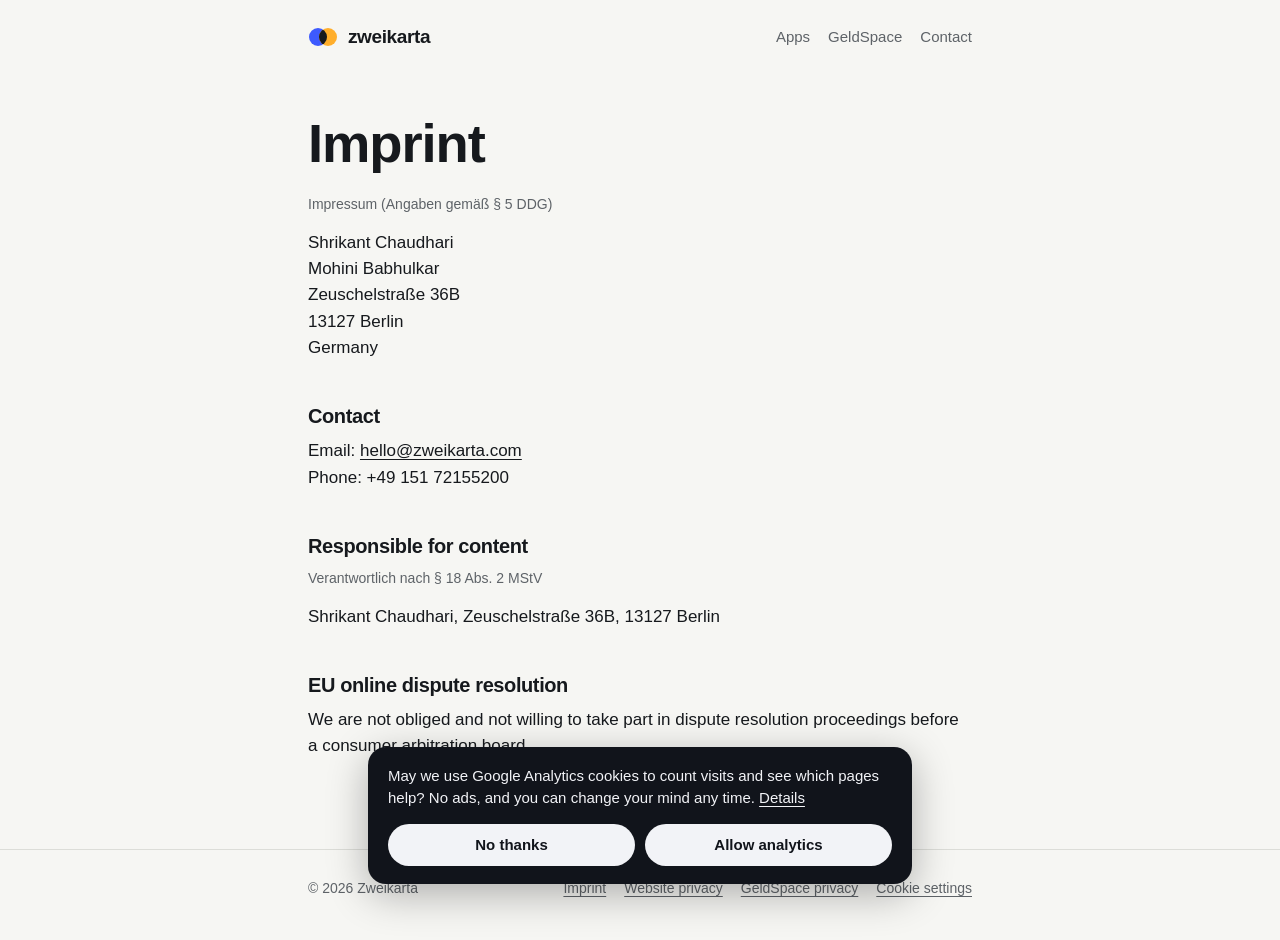
<file: imprint/index.html>
<!doctype html>
<html lang="en">
<head>
<meta charset="utf-8">
<meta name="viewport" content="width=device-width, initial-scale=1">
<title>Imprint</title>
<meta name="description" content="Legal notice (Impressum) for zweikarta.com.">
<link rel="canonical" href="https://zweikarta.com/imprint/">
<meta property="og:type" content="article">
<meta property="og:site_name" content="Zweikarta">
<meta property="og:title" content="Imprint">
<meta property="og:description" content="Legal notice (Impressum) for zweikarta.com.">
<meta property="og:url" content="https://zweikarta.com/imprint/">
<meta property="og:image" content="https://zweikarta.com/assets/og/studio.jpg">
<meta property="og:image:width" content="1200">
<meta property="og:image:height" content="630">
<meta property="og:image:alt" content="Zweikarta: two makers, one studio. Independent app studio in Berlin.">
<meta name="twitter:card" content="summary_large_image">
<link rel="icon" href="../assets/mark.svg" type="image/svg+xml">
<link rel="stylesheet" href="../assets/site.css">
<script src="../assets/consent.js" defer></script>
</head>
<body>
<header class="site-header"><div class="wrap">
<a class="brand" href="../"><svg viewBox="0 0 30 20" aria-hidden="true"><defs><clipPath id="logo-clip"><circle cx="10" cy="10" r="9"/></clipPath></defs><circle cx="10" cy="10" r="9" fill="#3D5AFE"/><circle cx="20" cy="10" r="9" fill="#FFAE2B"/><circle class="lens" cx="20" cy="10" r="9" clip-path="url(#logo-clip)"/></svg>zweikarta</a>
<nav aria-label="Main"><a href="../#apps">Apps</a><a href="../geldspace/">GeldSpace</a><a href="mailto:hello@zweikarta.com">Contact</a></nav>
</div></header>
<main><div class="wrap">
<div class="legal">
<h1>Imprint</h1>
<p class="small">Impressum (Angaben gemäß § 5 DDG)</p>
<p>Shrikant Chaudhari<br>Mohini Babhulkar<br>Zeuschelstraße 36B<br>13127 Berlin<br>Germany</p>
<h2>Contact</h2>
<p>Email: <a href="mailto:hello@zweikarta.com">hello@zweikarta.com</a><br>
Phone: +49 151 72155200</p>
<h2>Responsible for content</h2>
<p class="small">Verantwortlich nach § 18 Abs. 2 MStV</p>
<p>Shrikant Chaudhari, Zeuschelstraße 36B, 13127 Berlin</p>
<h2>EU online dispute resolution</h2>
<p>We are not obliged and not willing to take part in dispute resolution proceedings before a consumer arbitration board.</p>
</div>
</div></main>
<footer class="site-footer"><div class="wrap">
<span>© 2026 Zweikarta</span>
<nav aria-label="Legal"><a href="../imprint/">Imprint</a><a href="../privacy/">Website privacy</a><a href="../geldspace/privacy/">GeldSpace privacy</a></nav>
</div></footer>
</body>
</html>
</file>
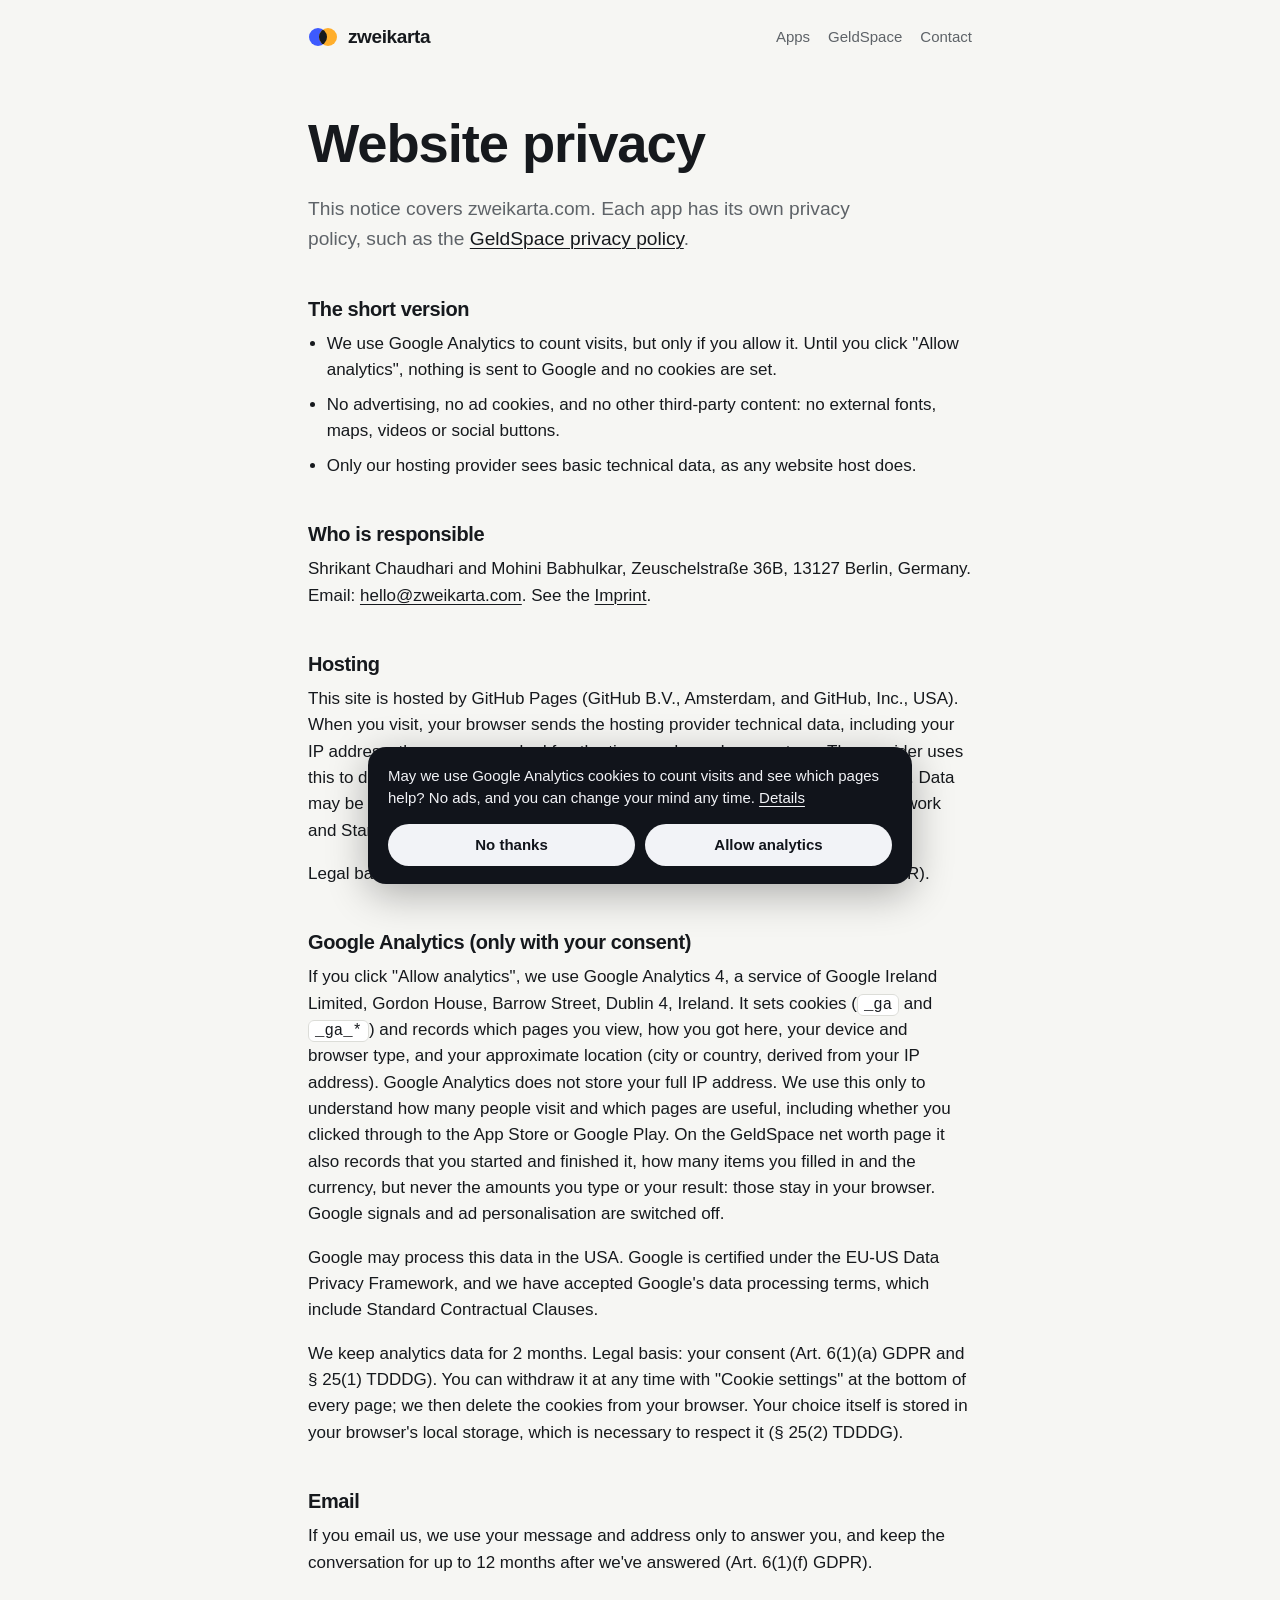
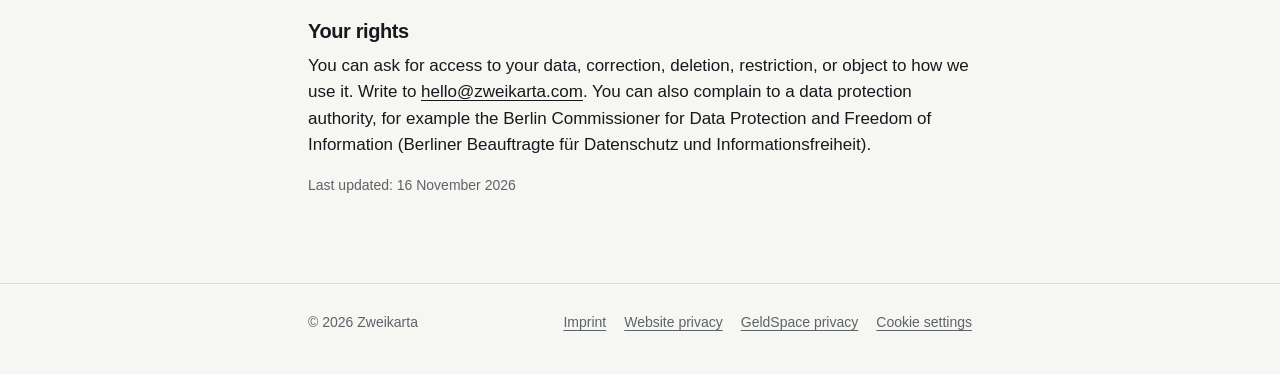
<file: privacy/index.html>
<!doctype html>
<html lang="en">
<head>
<meta charset="utf-8">
<meta name="viewport" content="width=device-width, initial-scale=1">
<title>Website privacy</title>
<meta name="description" content="Privacy notice for zweikarta.com: what we collect, Google Analytics only with your consent, and your rights.">
<link rel="canonical" href="https://zweikarta.com/privacy/">
<meta property="og:type" content="article">
<meta property="og:site_name" content="Zweikarta">
<meta property="og:title" content="Website privacy">
<meta property="og:description" content="Privacy notice for zweikarta.com: what we collect, Google Analytics only with your consent, and your rights.">
<meta property="og:url" content="https://zweikarta.com/privacy/">
<meta property="og:image" content="https://zweikarta.com/assets/og/studio.jpg">
<meta property="og:image:width" content="1200">
<meta property="og:image:height" content="630">
<meta property="og:image:alt" content="Zweikarta: two makers, one studio. Independent app studio in Berlin.">
<meta name="twitter:card" content="summary_large_image">
<link rel="icon" href="../assets/mark.svg" type="image/svg+xml">
<link rel="stylesheet" href="../assets/site.css">
<script src="../assets/consent.js" defer></script>
</head>
<body>
<header class="site-header"><div class="wrap">
<a class="brand" href="../"><svg viewBox="0 0 30 20" aria-hidden="true"><defs><clipPath id="logo-clip"><circle cx="10" cy="10" r="9"/></clipPath></defs><circle cx="10" cy="10" r="9" fill="#3D5AFE"/><circle cx="20" cy="10" r="9" fill="#FFAE2B"/><circle class="lens" cx="20" cy="10" r="9" clip-path="url(#logo-clip)"/></svg>zweikarta</a>
<nav aria-label="Main"><a href="../#apps">Apps</a><a href="../geldspace/">GeldSpace</a><a href="mailto:hello@zweikarta.com">Contact</a></nav>
</div></header>
<main><div class="wrap">
<div class="legal">
<h1>Website privacy</h1>
<p class="lede">This notice covers zweikarta.com. Each app has its own privacy policy, such as the <a href="../geldspace/privacy/">GeldSpace privacy policy</a>.</p>
<h2>The short version</h2>
<ul class="features">
  <li>We use Google Analytics to count visits, but only if you allow it. Until you click "Allow analytics", nothing is sent to Google and no cookies are set.</li>
  <li>No advertising, no ad cookies, and no other third-party content: no external fonts, maps, videos or social buttons.</li>
  <li>Only our hosting provider sees basic technical data, as any website host does.</li>
</ul>
<h2>Who is responsible</h2>
<p>Shrikant Chaudhari and Mohini Babhulkar, Zeuschelstraße 36B, 13127 Berlin, Germany. Email: <a href="mailto:hello@zweikarta.com">hello@zweikarta.com</a>. See the <a href="../imprint/">Imprint</a>.</p>
<h2>Hosting</h2>
<p>This site is hosted by GitHub Pages (GitHub B.V., Amsterdam, and GitHub, Inc., USA). When you visit, your browser sends the hosting provider technical data, including your IP address, the page you asked for, the time, and your browser type. The provider uses this to deliver the page and keep it secure, and may store it briefly in server logs. Data may be processed in the USA; GitHub relies on the EU-US Data Privacy Framework and Standard Contractual Clauses.</p>
<p>Legal basis: our legitimate interest in running a secure website (Art. 6(1)(f) GDPR).</p>
<h2>Google Analytics (only with your consent)</h2>
<p>If you click "Allow analytics", we use Google Analytics 4, a service of Google Ireland Limited, Gordon House, Barrow Street, Dublin 4, Ireland. It sets cookies (<code>_ga</code> and <code>_ga_*</code>) and records which pages you view, how you got here, your device and browser type, and your approximate location (city or country, derived from your IP address). Google Analytics does not store your full IP address. We use this only to understand how many people visit and which pages are useful, including whether you clicked through to the App Store or Google Play. On the GeldSpace net worth page it also records that you started and finished it, how many items you filled in and the currency, but never the amounts you type or your result: those stay in your browser. Google signals and ad personalisation are switched off.</p>
<p>Google may process this data in the USA. Google is certified under the EU-US Data Privacy Framework, and we have accepted Google's data processing terms, which include Standard Contractual Clauses.</p>
<p>We keep analytics data for 2 months. Legal basis: your consent (Art. 6(1)(a) GDPR and § 25(1) TDDDG). You can withdraw it at any time with "Cookie settings" at the bottom of every page; we then delete the cookies from your browser. Your choice itself is stored in your browser's local storage, which is necessary to respect it (§ 25(2) TDDDG).</p>
<h2>Email</h2>
<p>If you email us, we use your message and address only to answer you, and keep the conversation for up to 12 months after we've answered (Art. 6(1)(f) GDPR).</p>
<h2>Your rights</h2>
<p>You can ask for access to your data, correction, deletion, restriction, or object to how we use it. Write to <a href="mailto:hello@zweikarta.com">hello@zweikarta.com</a>. You can also complain to a data protection authority, for example the Berlin Commissioner for Data Protection and Freedom of Information (Berliner Beauftragte für Datenschutz und Informationsfreiheit).</p>
<p class="small">Last updated: 16 November 2026</p>
</div>
</div></main>
<footer class="site-footer"><div class="wrap">
<span>© 2026 Zweikarta</span>
<nav aria-label="Legal"><a href="../imprint/">Imprint</a><a href="../privacy/">Website privacy</a><a href="../geldspace/privacy/">GeldSpace privacy</a></nav>
</div></footer>
</body>
</html>
</file>
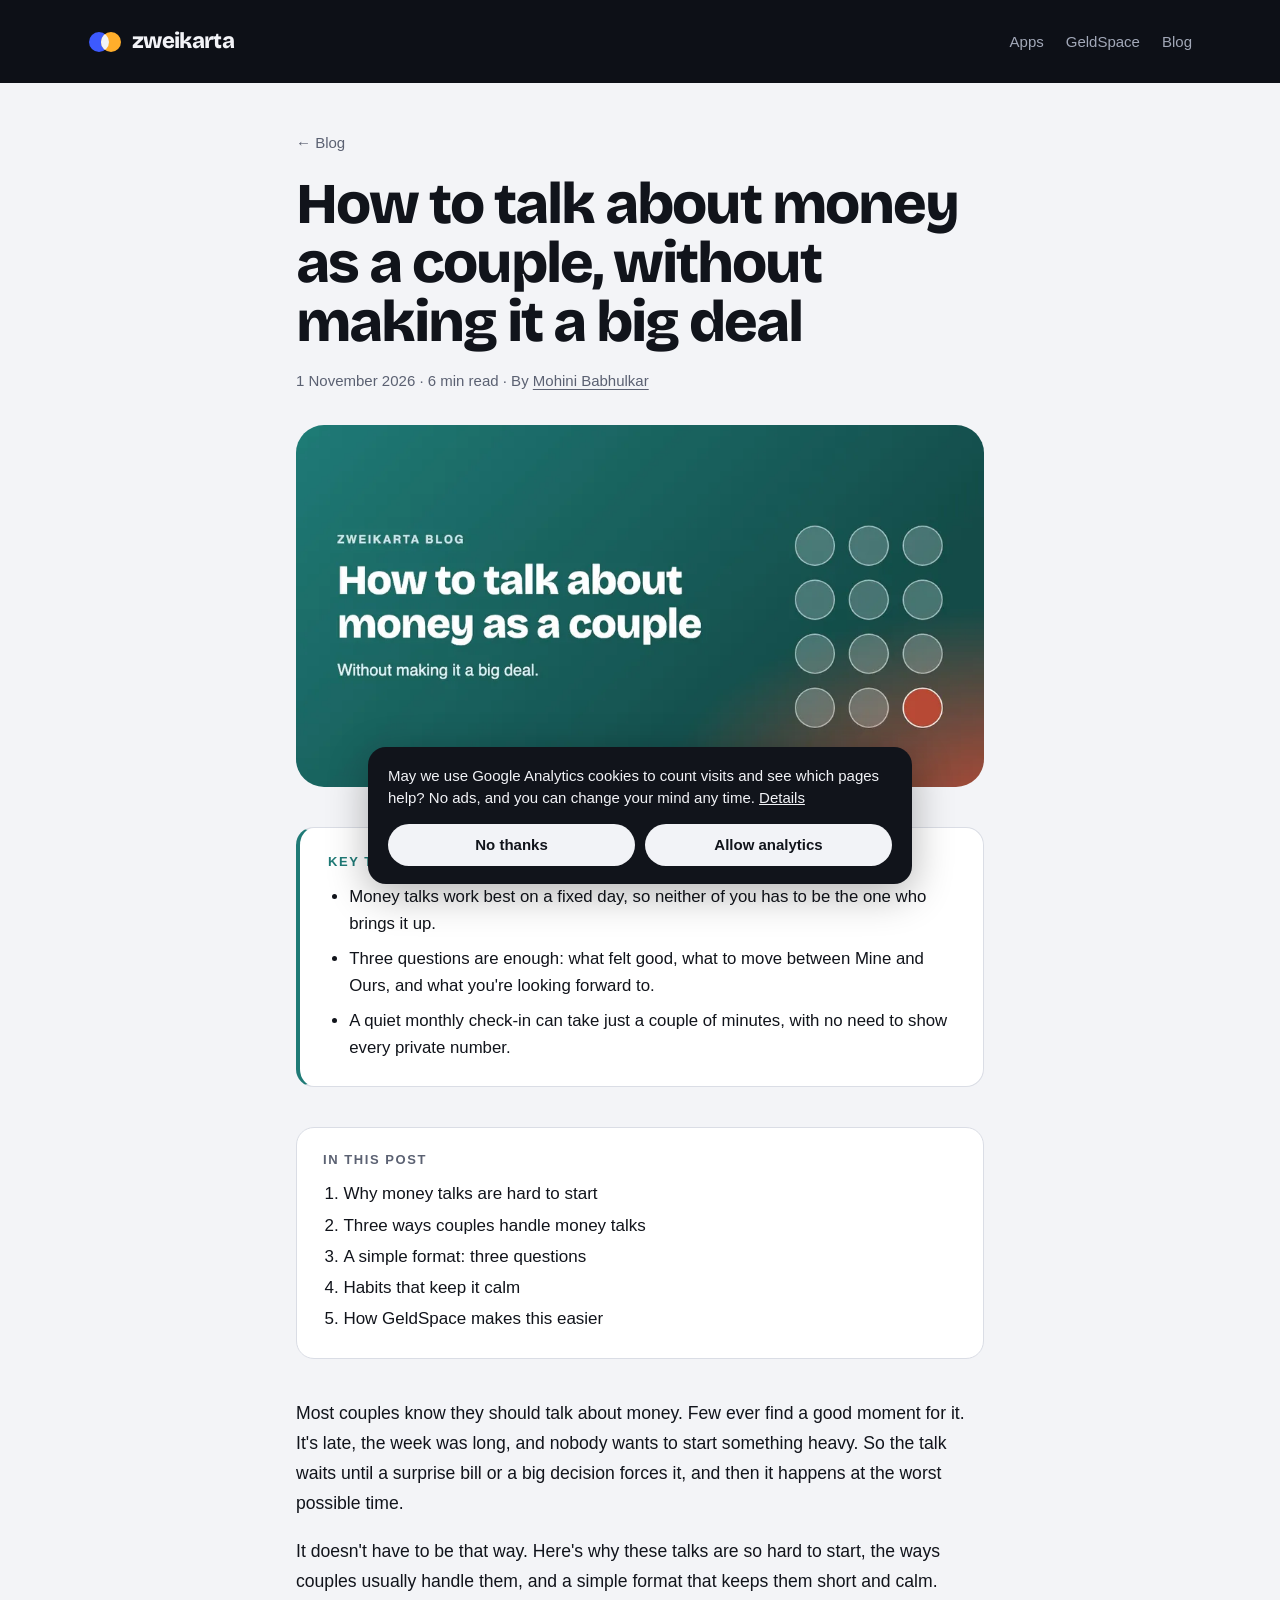
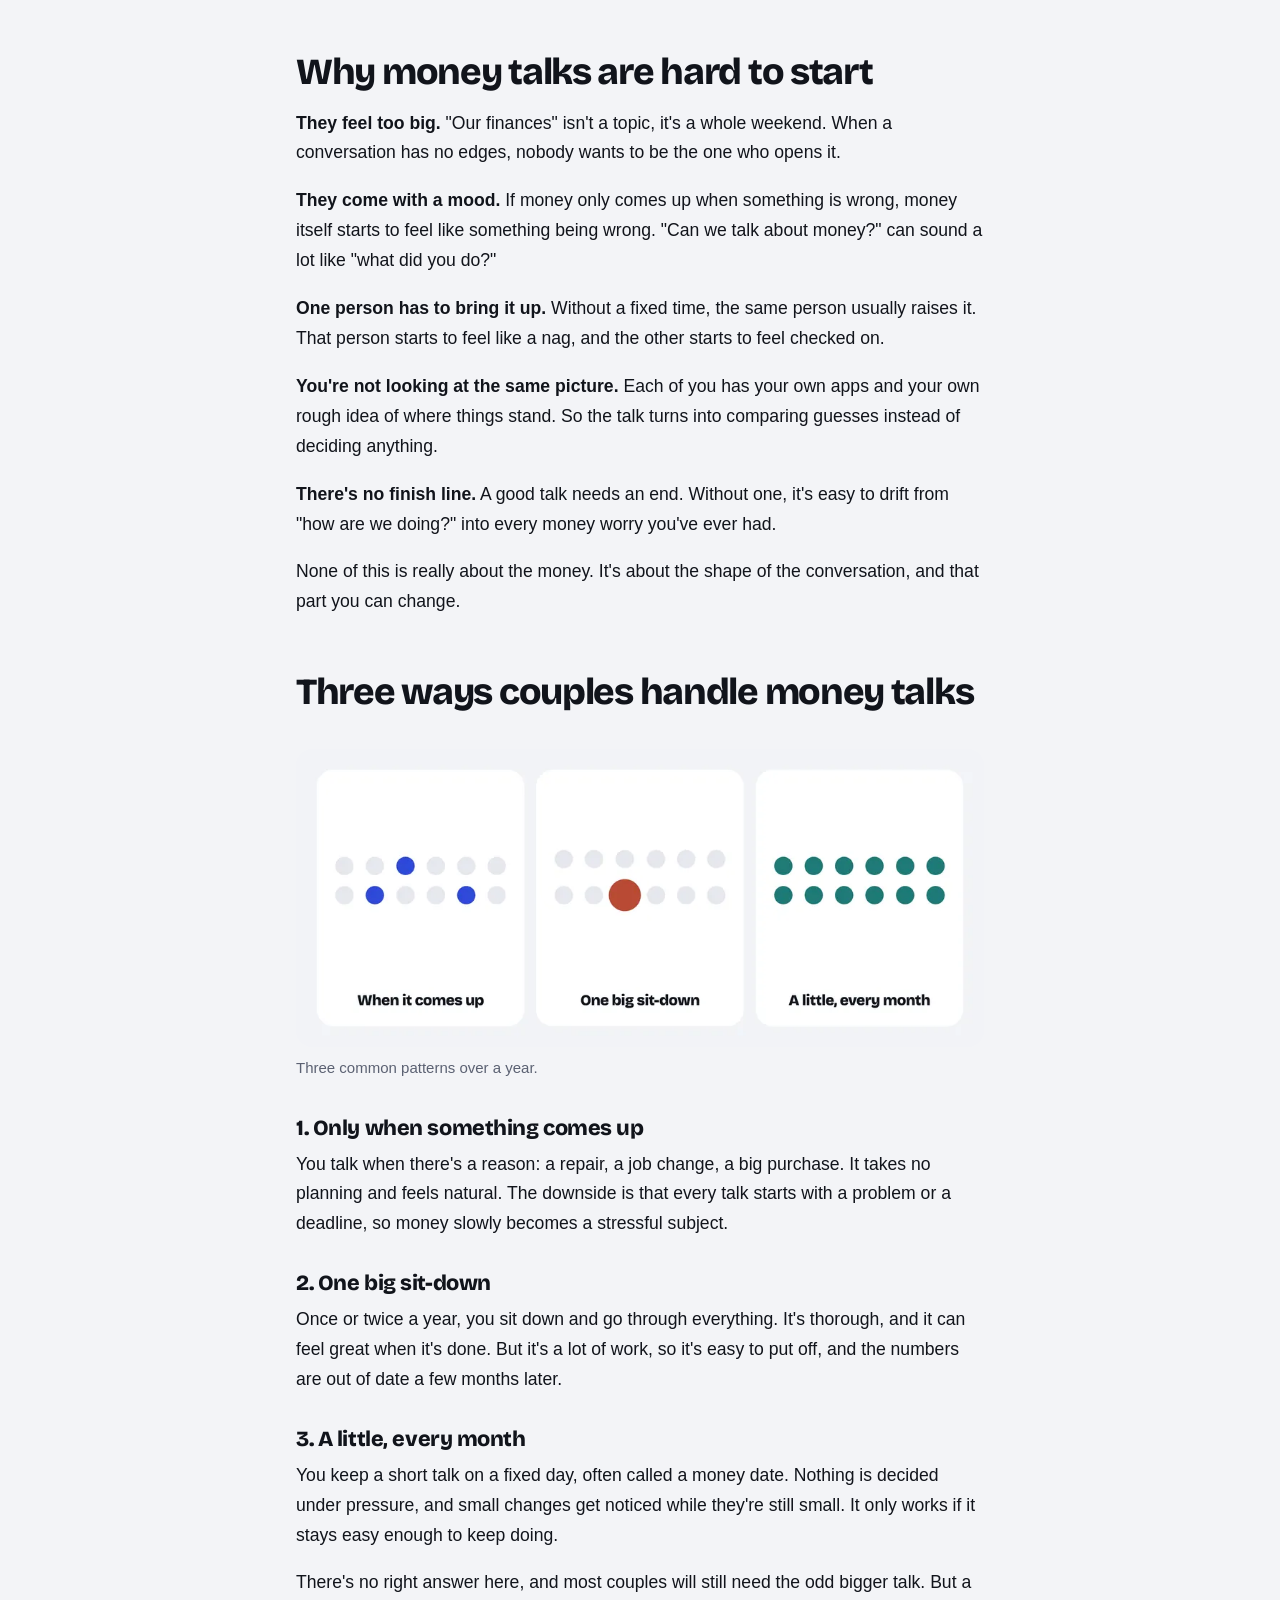
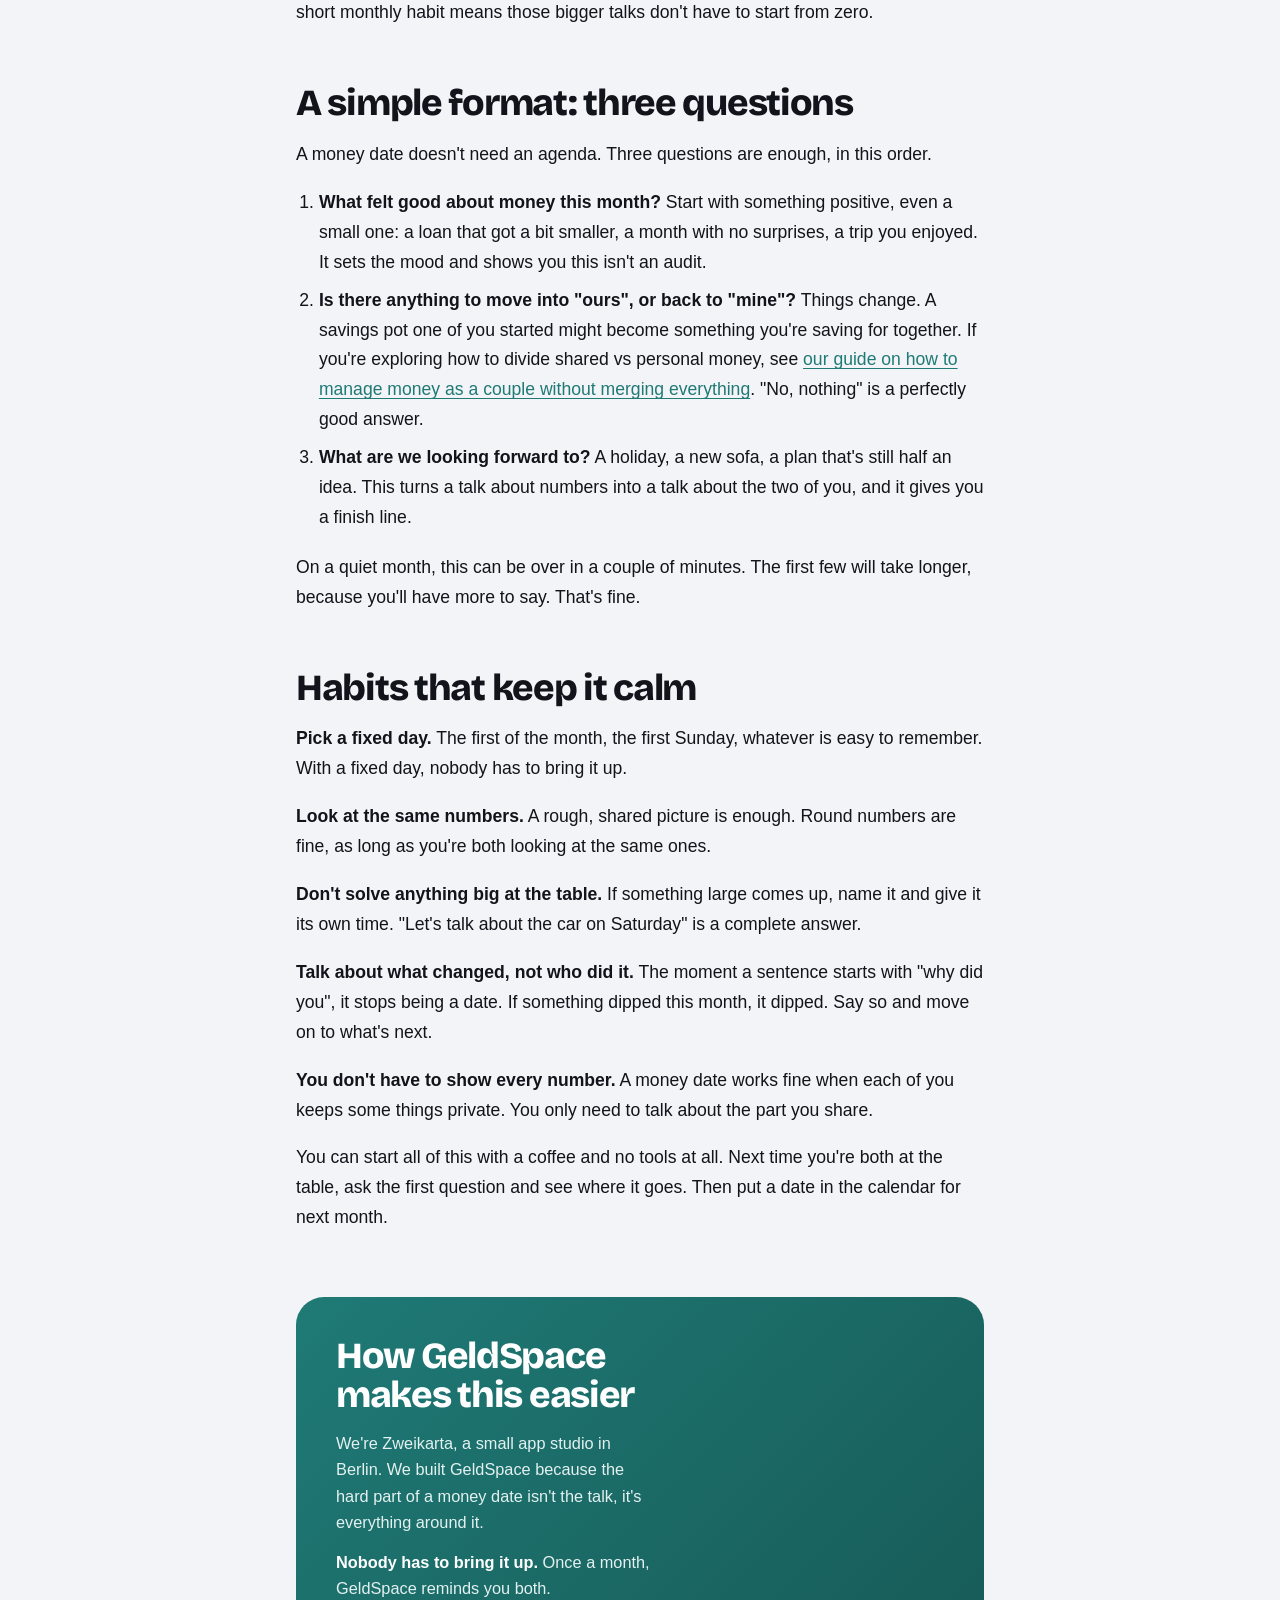
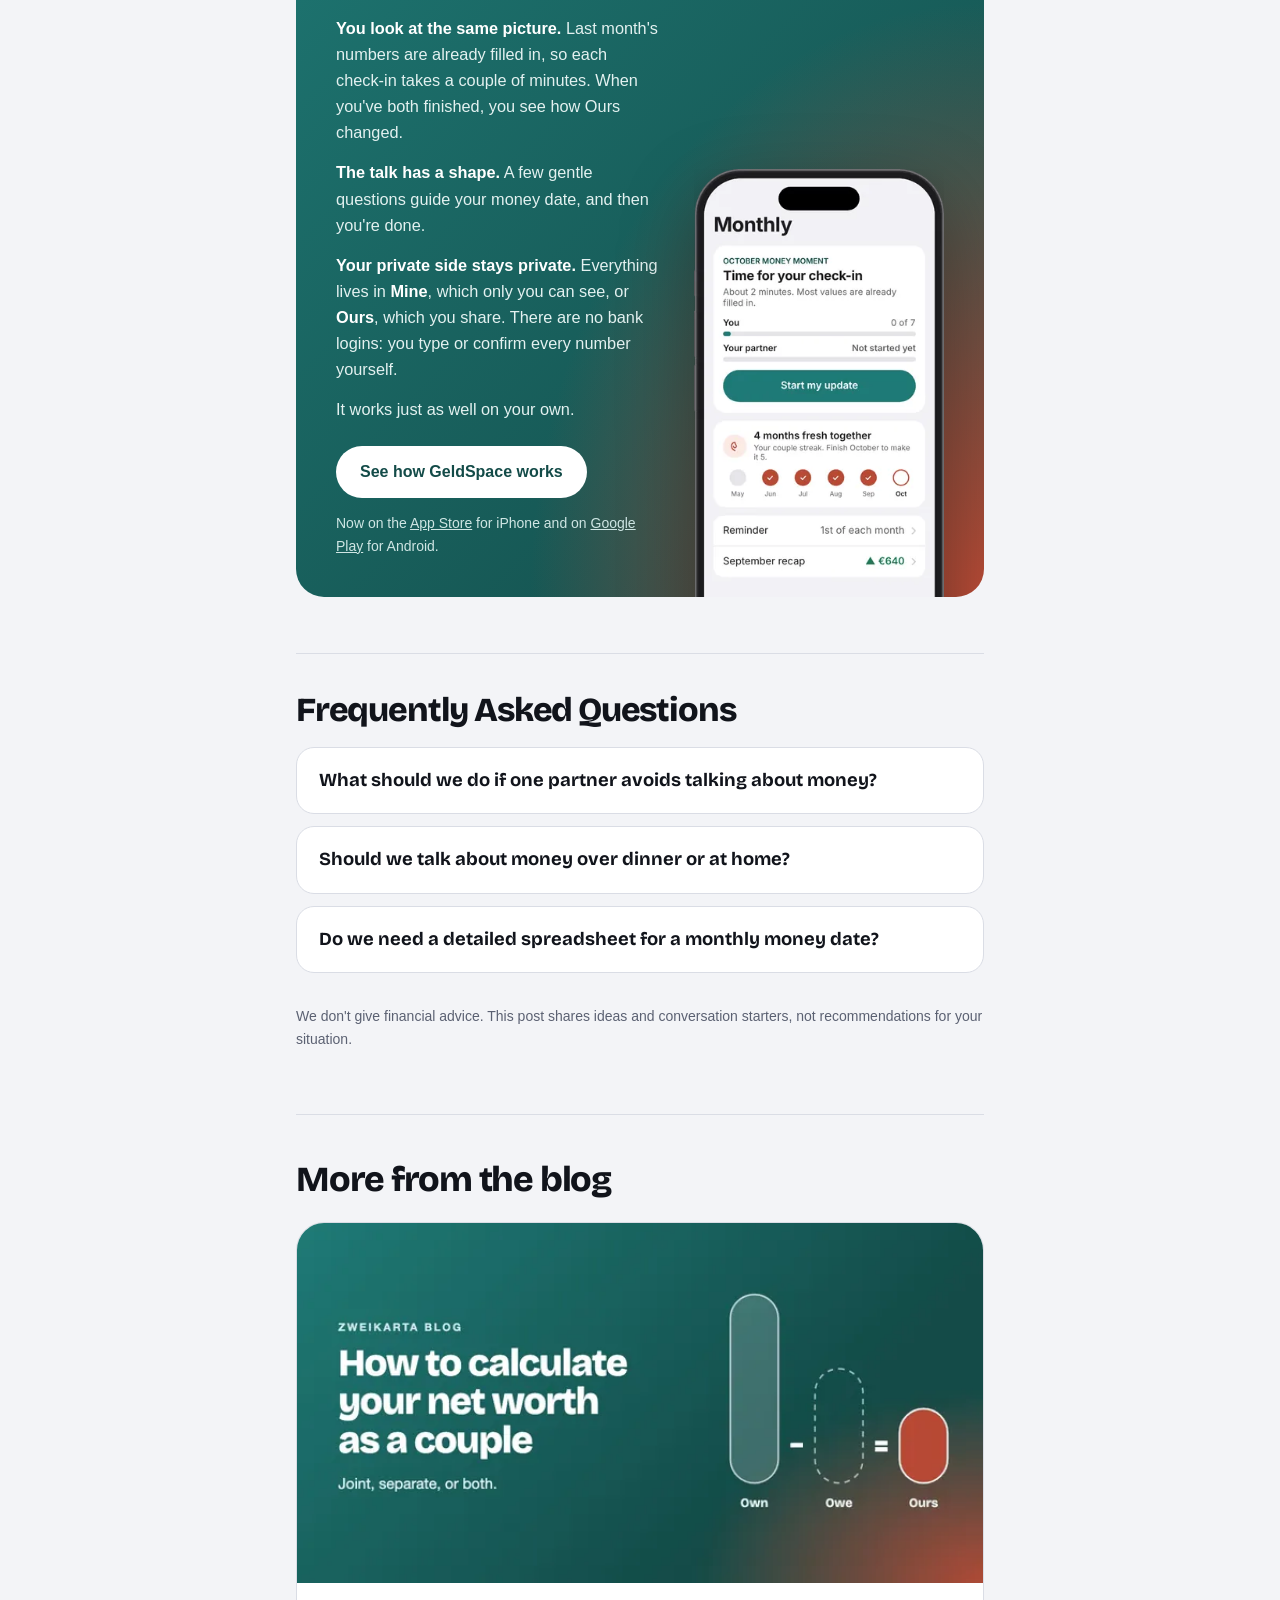
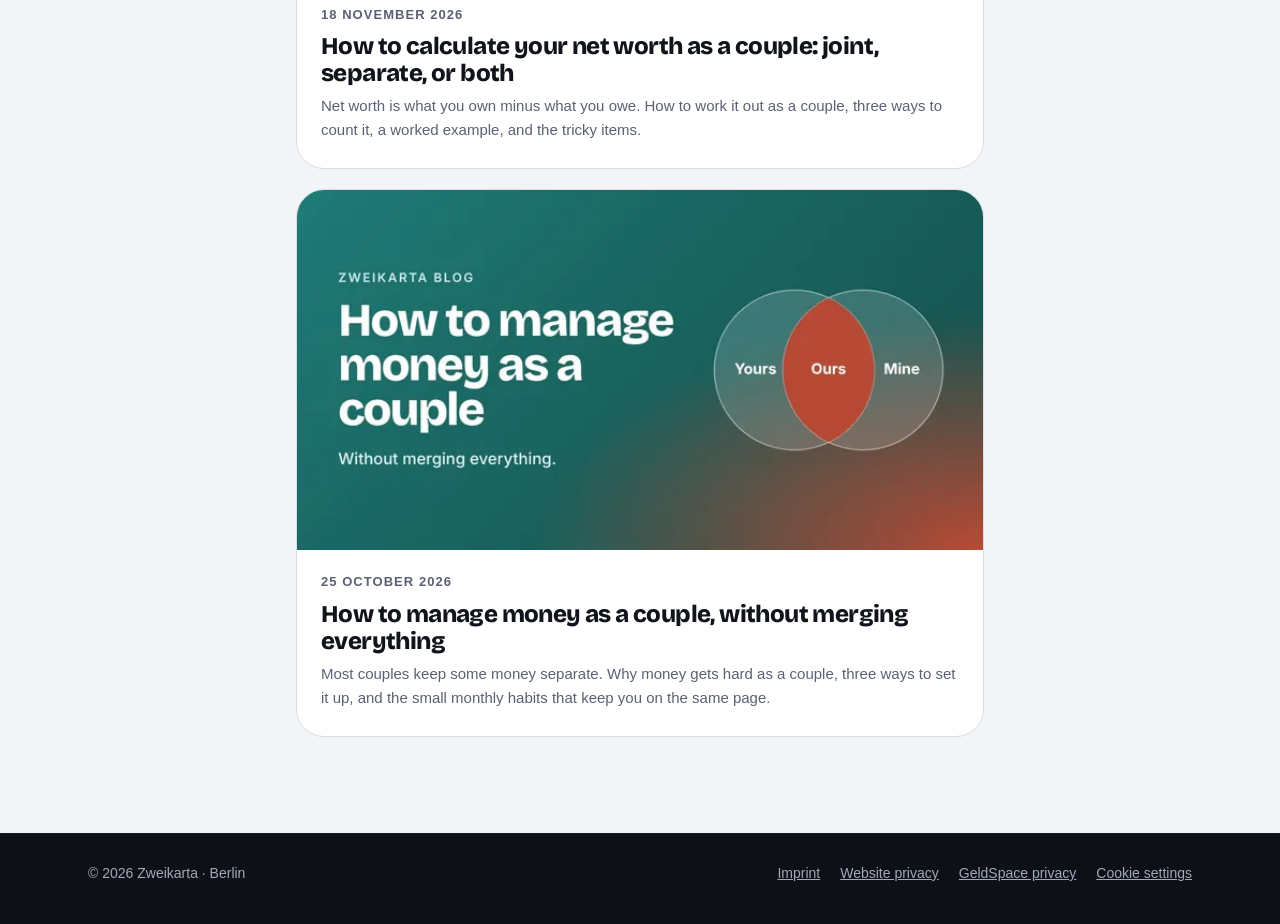
<file: blog/how-to-talk-about-money-as-a-couple/index.html>
<!doctype html>
<html lang="en">
<head>
<meta charset="utf-8">
<meta name="viewport" content="width=device-width, initial-scale=1">
<title>How to talk about money as a couple, calmly · Zweikarta</title>
<meta name="description" content="Money talks often start too late and feel too big. Why that happens, three ways couples handle them, and a short monthly format that keeps them calm.">
<link rel="canonical" href="https://zweikarta.com/blog/how-to-talk-about-money-as-a-couple/">
<meta property="og:type" content="article">
<meta property="og:site_name" content="Zweikarta">
<meta property="og:title" content="How to talk about money as a couple, calmly · Zweikarta">
<meta property="og:description" content="Money talks often start too late and feel too big. Why that happens, three ways couples handle them, and a short monthly format that keeps them calm.">
<meta property="og:url" content="https://zweikarta.com/blog/how-to-talk-about-money-as-a-couple/">
<meta property="og:image" content="https://zweikarta.com/assets/blog/how-to-talk-about-money-as-a-couple/cover.jpg">
<meta property="og:image:width" content="1200">
<meta property="og:image:height" content="630">
<meta property="og:image:alt" content="Twelve small dots in a grid, one for each month, with the last one highlighted.">
<meta name="twitter:card" content="summary_large_image">
<link rel="alternate" type="application/rss+xml" title="Zweikarta blog" href="https://zweikarta.com/blog/feed.xml">
<meta property="article:published_time" content="2026-11-01">
<meta property="article:modified_time" content="2026-11-10">
<script type="application/ld+json">
{
  "@context": "https://schema.org",
  "@graph": [
    {
      "@type": "BlogPosting",
      "@id": "https://zweikarta.com/blog/how-to-talk-about-money-as-a-couple/#post",
      "headline": "How to talk about money as a couple, calmly",
      "description": "Money talks often start too late and feel too big. Why that happens, three ways couples handle them, and a short monthly format that keeps them calm.",
      "image": "https://zweikarta.com/assets/blog/how-to-talk-about-money-as-a-couple/cover.jpg",
      "datePublished": "2026-11-01",
      "dateModified": "2026-11-10",
      "inLanguage": "en",
      "wordCount": 1247,
      "mainEntityOfPage": "https://zweikarta.com/blog/how-to-talk-about-money-as-a-couple/",
      "author": {
        "@type": "Person",
        "@id": "https://zweikarta.com/#mohini",
        "name": "Mohini Babhulkar",
        "jobTitle": "Co-founder & Designer",
        "url": "https://zweikarta.com/#us",
        "worksFor": {
          "@type": "Organization",
          "@id": "https://zweikarta.com/#org",
          "name": "Zweikarta"
        }
      },
      "publisher": {
        "@type": "Organization",
        "@id": "https://zweikarta.com/#org",
        "name": "Zweikarta",
        "logo": {
          "@type": "ImageObject",
          "url": "https://zweikarta.com/assets/mark.svg"
        }
      }
    },
    {
      "@type": "BreadcrumbList",
      "itemListElement": [
        {
          "@type": "ListItem",
          "position": 1,
          "name": "Zweikarta",
          "item": "https://zweikarta.com/"
        },
        {
          "@type": "ListItem",
          "position": 2,
          "name": "Blog",
          "item": "https://zweikarta.com/blog/"
        },
        {
          "@type": "ListItem",
          "position": 3,
          "name": "How to talk about money as a couple, without making it a big deal",
          "item": "https://zweikarta.com/blog/how-to-talk-about-money-as-a-couple/"
        }
      ]
    },
    {
      "@type": "FAQPage",
      "@id": "https://zweikarta.com/blog/how-to-talk-about-money-as-a-couple/#faq",
      "mainEntity": [
        {
          "@type": "Question",
          "name": "What should we do if one partner avoids talking about money?",
          "acceptedAnswer": {
            "@type": "Answer",
            "text": "Start tiny. Avoid bringing up past spending, budgets, or debts. Instead, set a low-stakes 10-minute timer and ask just one question: \"What felt good about money this month?\" Building a positive, calm association first makes future conversations much easier."
          }
        },
        {
          "@type": "Question",
          "name": "Should we talk about money over dinner or at home?",
          "acceptedAnswer": {
            "@type": "Answer",
            "text": "Pair the conversation with something pleasant — a morning coffee on a relaxed weekend, a walk, or a quiet drink. Avoid talking late in the evening before bed or immediately after arriving home exhausted from work."
          }
        },
        {
          "@type": "Question",
          "name": "Do we need a detailed spreadsheet for a monthly money date?",
          "acceptedAnswer": {
            "@type": "Answer",
            "text": "No. In fact, spreadsheets often derail conversations into line-item auditing (\"Why did you spend €40 here?\"). Focusing on high-level net worth (total assets minus liabilities) keeps the focus on shared growth rather than daily nitpicking."
          }
        }
      ]
    }
  ]
}
</script>
<link rel="icon" href="/assets/mark.svg" type="image/svg+xml">
<link rel="preload" href="/assets/fonts/bricolage-grotesque-latin-800-normal.woff2" as="font" type="font/woff2" crossorigin>
<link rel="stylesheet" href="/assets/studio.css?v=9fafd399">
<script src="/assets/consent.js" defer></script>
</head>
<body class="blog-page">

<header class="blog-top">
  <div class="wrap topbar">
    <a class="logo" href="/" aria-label="Zweikarta home">
      <svg viewBox="0 0 34 22" aria-hidden="true"><defs><clipPath id="logo-clip"><circle cx="11" cy="11" r="10"/></clipPath></defs><circle cx="11" cy="11" r="10" fill="#3D5AFE"/><circle cx="23" cy="11" r="10" fill="#FFAE2B"/><circle class="lens" cx="23" cy="11" r="10" clip-path="url(#logo-clip)"/></svg>
      zweikarta
    </a>
    <nav aria-label="Main">
      <a href="/#apps">Apps</a>
      <a href="/geldspace/" class="hide-sm">GeldSpace</a>
      <a href="/blog/" aria-current="false">Blog</a>
    </nav>
  </div>
</header>

<main>
<article class="post wrap">
  <nav class="crumbs" aria-label="Breadcrumb"><a href="/blog/">Blog</a></nav>
  <h1>How to talk about money as a couple, without making it a big deal</h1>
  <p class="post-meta"><time datetime="2026-11-01">1 November 2026</time> · 6 min read · By <a href="https://zweikarta.com/#us">Mohini Babhulkar</a></p>
  <figure class="post-cover"><picture><source type="image/webp" srcset="/assets/blog/how-to-talk-about-money-as-a-couple/cover-320.webp 320w, /assets/blog/how-to-talk-about-money-as-a-couple/cover-640.webp 640w, /assets/blog/how-to-talk-about-money-as-a-couple/cover-960.webp 960w, /assets/blog/how-to-talk-about-money-as-a-couple/cover-1200.webp 1200w" sizes="(max-width: 46rem) 100vw, 736px"><img src="/assets/blog/how-to-talk-about-money-as-a-couple/cover.jpg" width="1200" height="630" alt="Twelve small dots in a grid, one for each month, with the last one highlighted." fetchpriority="high"></picture></figure>
  <aside class="post-takeaways" aria-label="Key Takeaways">
    <p class="kicker">Key Takeaways · Summary</p>
<ul><li>Money talks work best on a fixed day, so neither of you has to be the one who brings it up.</li><li>Three questions are enough: what felt good, what to move between Mine and Ours, and what you&#x27;re looking forward to.</li><li>A quiet monthly check-in can take just a couple of minutes, with no need to show every private number.</li></ul>
  </aside>
  <nav class="post-toc" aria-label="In this post"><p class="kicker">In this post</p><ol><li><a href="#why-money-talks-are-hard-to-start">Why money talks are hard to start</a></li><li><a href="#three-ways-couples-handle-money-talks">Three ways couples handle money talks</a></li><li><a href="#a-simple-format-three-questions">A simple format: three questions</a></li><li><a href="#habits-that-keep-it-calm">Habits that keep it calm</a></li><li><a href="#how-geldspace-makes-this-easier">How GeldSpace makes this easier</a></li></ol></nav>
  <div class="post-body">
<p>Most couples know they should talk about money. Few ever find a good moment for it. It&#x27;s late, the week was long, and nobody wants to start something heavy. So the talk waits until a surprise bill or a big decision forces it, and then it happens at the worst possible time.</p>
<p>It doesn&#x27;t have to be that way. Here&#x27;s why these talks are so hard to start, the ways couples usually handle them, and a simple format that keeps them short and calm.</p>
<h2 id="why-money-talks-are-hard-to-start">Why money talks are hard to start</h2>
<p><strong>They feel too big.</strong> &quot;Our finances&quot; isn&#x27;t a topic, it&#x27;s a whole weekend. When a conversation has no edges, nobody wants to be the one who opens it.</p>
<p><strong>They come with a mood.</strong> If money only comes up when something is wrong, money itself starts to feel like something being wrong. &quot;Can we talk about money?&quot; can sound a lot like &quot;what did you do?&quot;</p>
<p><strong>One person has to bring it up.</strong> Without a fixed time, the same person usually raises it. That person starts to feel like a nag, and the other starts to feel checked on.</p>
<p><strong>You&#x27;re not looking at the same picture.</strong> Each of you has your own apps and your own rough idea of where things stand. So the talk turns into comparing guesses instead of deciding anything.</p>
<p><strong>There&#x27;s no finish line.</strong> A good talk needs an end. Without one, it&#x27;s easy to drift from &quot;how are we doing?&quot; into every money worry you&#x27;ve ever had.</p>
<p>None of this is really about the money. It&#x27;s about the shape of the conversation, and that part you can change.</p>
<h2 id="three-ways-couples-handle-money-talks">Three ways couples handle money talks</h2>
<figure class="wide"><picture><source type="image/webp" srcset="/assets/blog/how-to-talk-about-money-as-a-couple/ways-320.webp 320w, /assets/blog/how-to-talk-about-money-as-a-couple/ways-640.webp 640w, /assets/blog/how-to-talk-about-money-as-a-couple/ways-960.webp 960w, /assets/blog/how-to-talk-about-money-as-a-couple/ways-1280.webp 1280w, /assets/blog/how-to-talk-about-money-as-a-couple/ways-1920.webp 1920w, /assets/blog/how-to-talk-about-money-as-a-couple/ways-2400.webp 2400w" sizes="(max-width: 46rem) 100vw, 736px"><img src="/assets/blog/how-to-talk-about-money-as-a-couple/ways.png" width="2400" height="1040" alt="Three patterns over a year: a few talks at random times, one big sit-down, and a short talk every month." decoding="async"></picture><figcaption>Three common patterns over a year.</figcaption></figure>
<h3 id="1-only-when-something-comes-up">1. Only when something comes up</h3>
<p>You talk when there&#x27;s a reason: a repair, a job change, a big purchase. It takes no planning and feels natural. The downside is that every talk starts with a problem or a deadline, so money slowly becomes a stressful subject.</p>
<h3 id="2-one-big-sit-down">2. One big sit-down</h3>
<p>Once or twice a year, you sit down and go through everything. It&#x27;s thorough, and it can feel great when it&#x27;s done. But it&#x27;s a lot of work, so it&#x27;s easy to put off, and the numbers are out of date a few months later.</p>
<h3 id="3-a-little-every-month">3. A little, every month</h3>
<p>You keep a short talk on a fixed day, often called a money date. Nothing is decided under pressure, and small changes get noticed while they&#x27;re still small. It only works if it stays easy enough to keep doing.</p>
<p>There&#x27;s no right answer here, and most couples will still need the odd bigger talk. But a short monthly habit means those bigger talks don&#x27;t have to start from zero.</p>
<h2 id="a-simple-format-three-questions">A simple format: three questions</h2>
<p>A money date doesn&#x27;t need an agenda. Three questions are enough, in this order.</p>
<ol><li><strong>What felt good about money this month?</strong> Start with something positive, even a small one: a loan that got a bit smaller, a month with no surprises, a trip you enjoyed. It sets the mood and shows you this isn&#x27;t an audit.</li><li><strong>Is there anything to move into &quot;ours&quot;, or back to &quot;mine&quot;?</strong> Things change. A savings pot one of you started might become something you&#x27;re saving for together. If you&#x27;re exploring how to divide shared vs personal money, see <a href="/blog/manage-money-as-a-couple/">our guide on how to manage money as a couple without merging everything</a>. &quot;No, nothing&quot; is a perfectly good answer.</li><li><strong>What are we looking forward to?</strong> A holiday, a new sofa, a plan that&#x27;s still half an idea. This turns a talk about numbers into a talk about the two of you, and it gives you a finish line.</li></ol>
<p>On a quiet month, this can be over in a couple of minutes. The first few will take longer, because you&#x27;ll have more to say. That&#x27;s fine.</p>
<h2 id="habits-that-keep-it-calm">Habits that keep it calm</h2>
<p><strong>Pick a fixed day.</strong> The first of the month, the first Sunday, whatever is easy to remember. With a fixed day, nobody has to bring it up.</p>
<p><strong>Look at the same numbers.</strong> A rough, shared picture is enough. Round numbers are fine, as long as you&#x27;re both looking at the same ones.</p>
<p><strong>Don&#x27;t solve anything big at the table.</strong> If something large comes up, name it and give it its own time. &quot;Let&#x27;s talk about the car on Saturday&quot; is a complete answer.</p>
<p><strong>Talk about what changed, not who did it.</strong> The moment a sentence starts with &quot;why did you&quot;, it stops being a date. If something dipped this month, it dipped. Say so and move on to what&#x27;s next.</p>
<p><strong>You don&#x27;t have to show every number.</strong> A money date works fine when each of you keeps some things private. You only need to talk about the part you share.</p>
<p>You can start all of this with a coffee and no tools at all. Next time you&#x27;re both at the table, ask the first question and see where it goes. Then put a date in the calendar for next month.</p>
  </div>
  <aside class="post-app" aria-label="GeldSpace">
    <div class="post-app-copy">
<h2 id="how-geldspace-makes-this-easier">How GeldSpace makes this easier</h2>
<p>We&#x27;re Zweikarta, a small app studio in Berlin. We built GeldSpace because the hard part of a money date isn&#x27;t the talk, it&#x27;s everything around it.</p>
<p><strong>Nobody has to bring it up.</strong> Once a month, GeldSpace reminds you both.</p>
<p><strong>You look at the same picture.</strong> Last month&#x27;s numbers are already filled in, so each check-in takes a couple of minutes. When you&#x27;ve both finished, you see how Ours changed.</p>
<p><strong>The talk has a shape.</strong> A few gentle questions guide your money date, and then you&#x27;re done.</p>
<p><strong>Your private side stays private.</strong> Everything lives in <strong>Mine</strong>, which only you can see, or <strong>Ours</strong>, which you share. There are no bank logins: you type or confirm every number yourself.</p>
<p>It works just as well on your own.</p>
      <a class="btn btn-light" href="/geldspace/">See how GeldSpace works</a>
      <p class="post-app-note">Now on the <a href="https://apps.apple.com/app/geldspace-wealth-tracker/id6824031504?ct=blog-how-to-talk-about-money-as-a-couple">App Store</a> for iPhone and on <a href="https://play.google.com/store/apps/details?id=com.zweikarta.geldspace.app&amp;referrer=utm_source%3Dzweikarta.com%26utm_medium%3Dwebsite%26utm_campaign%3Dblog-how-to-talk-about-money-as-a-couple">Google Play</a> for Android.</p>
    </div>
    <picture><source type="image/webp" srcset="/assets/blog/how-to-talk-about-money-as-a-couple/monthly-320.webp 320w, /assets/blog/how-to-talk-about-money-as-a-couple/monthly-592.webp 592w" sizes="250px"><img src="/assets/blog/how-to-talk-about-money-as-a-couple/monthly.png" width="592" height="1226" alt="GeldSpace on a phone" loading="lazy" decoding="async"></picture>
  </aside>
  <section class="post-faq" aria-labelledby="faq-how-to-talk-about-money-as-a-couple">
    <h2 id="faq-how-to-talk-about-money-as-a-couple">Frequently Asked Questions</h2>
    <div class="faq-list">
      <details><summary>What should we do if one partner avoids talking about money?</summary><p>Start tiny. Avoid bringing up past spending, budgets, or debts. Instead, set a low-stakes 10-minute timer and ask just one question: &quot;What felt good about money this month?&quot; Building a positive, calm association first makes future conversations much easier.</p></details><details><summary>Should we talk about money over dinner or at home?</summary><p>Pair the conversation with something pleasant — a morning coffee on a relaxed weekend, a walk, or a quiet drink. Avoid talking late in the evening before bed or immediately after arriving home exhausted from work.</p></details><details><summary>Do we need a detailed spreadsheet for a monthly money date?</summary><p>No. In fact, spreadsheets often derail conversations into line-item auditing (&quot;Why did you spend €40 here?&quot;). Focusing on high-level net worth (total assets minus liabilities) keeps the focus on shared growth rather than daily nitpicking.</p></details>
    </div>
  </section>
  <p class="post-disclaimer">We don't give financial advice. This post shares ideas and conversation starters, not recommendations for your situation.</p>
  <section class="post-related" aria-labelledby="related-how-to-talk-about-money-as-a-couple">
    <h2 id="related-how-to-talk-about-money-as-a-couple">More from the blog</h2>
    <ul class="post-cards">

    <li class="post-card">
      <a href="/blog/net-worth-as-a-couple/">
        <picture><source type="image/webp" srcset="/assets/blog/net-worth-as-a-couple/cover-320.webp 320w, /assets/blog/net-worth-as-a-couple/cover-640.webp 640w, /assets/blog/net-worth-as-a-couple/cover-960.webp 960w, /assets/blog/net-worth-as-a-couple/cover-1200.webp 1200w" sizes="(max-width: 760px) 100vw, 400px"><img src="/assets/blog/net-worth-as-a-couple/cover.jpg" width="1200" height="630" alt="" loading="lazy" decoding="async"></picture>
        <span class="post-card-text">
          <time datetime="2026-11-18">18 November 2026</time>
          <strong>How to calculate your net worth as a couple: joint, separate, or both</strong>
          <span>Net worth is what you own minus what you owe. How to work it out as a couple, three ways to count it, a worked example, and the tricky items.</span>
        </span>
      </a>
    </li>
    <li class="post-card">
      <a href="/blog/manage-money-as-a-couple/">
        <picture><source type="image/webp" srcset="/assets/blog/manage-money-as-a-couple/cover-320.webp 320w, /assets/blog/manage-money-as-a-couple/cover-640.webp 640w, /assets/blog/manage-money-as-a-couple/cover-960.webp 960w, /assets/blog/manage-money-as-a-couple/cover-1200.webp 1200w" sizes="(max-width: 760px) 100vw, 400px"><img src="/assets/blog/manage-money-as-a-couple/cover.jpg" width="1200" height="630" alt="" loading="lazy" decoding="async"></picture>
        <span class="post-card-text">
          <time datetime="2026-10-25">25 October 2026</time>
          <strong>How to manage money as a couple, without merging everything</strong>
          <span>Most couples keep some money separate. Why money gets hard as a couple, three ways to set it up, and the small monthly habits that keep you on the same page.</span>
        </span>
      </a>
    </li>
    </ul>
  </section>
</article>
</main>

<footer class="foot">
  <div class="wrap">
    <span>© 2026 Zweikarta · Berlin</span>
    <nav aria-label="Legal"><a href="/imprint/">Imprint</a><a href="/privacy/">Website privacy</a><a href="/geldspace/privacy/">GeldSpace privacy</a></nav>
  </div>
</footer>
</body>
</html>
</file>
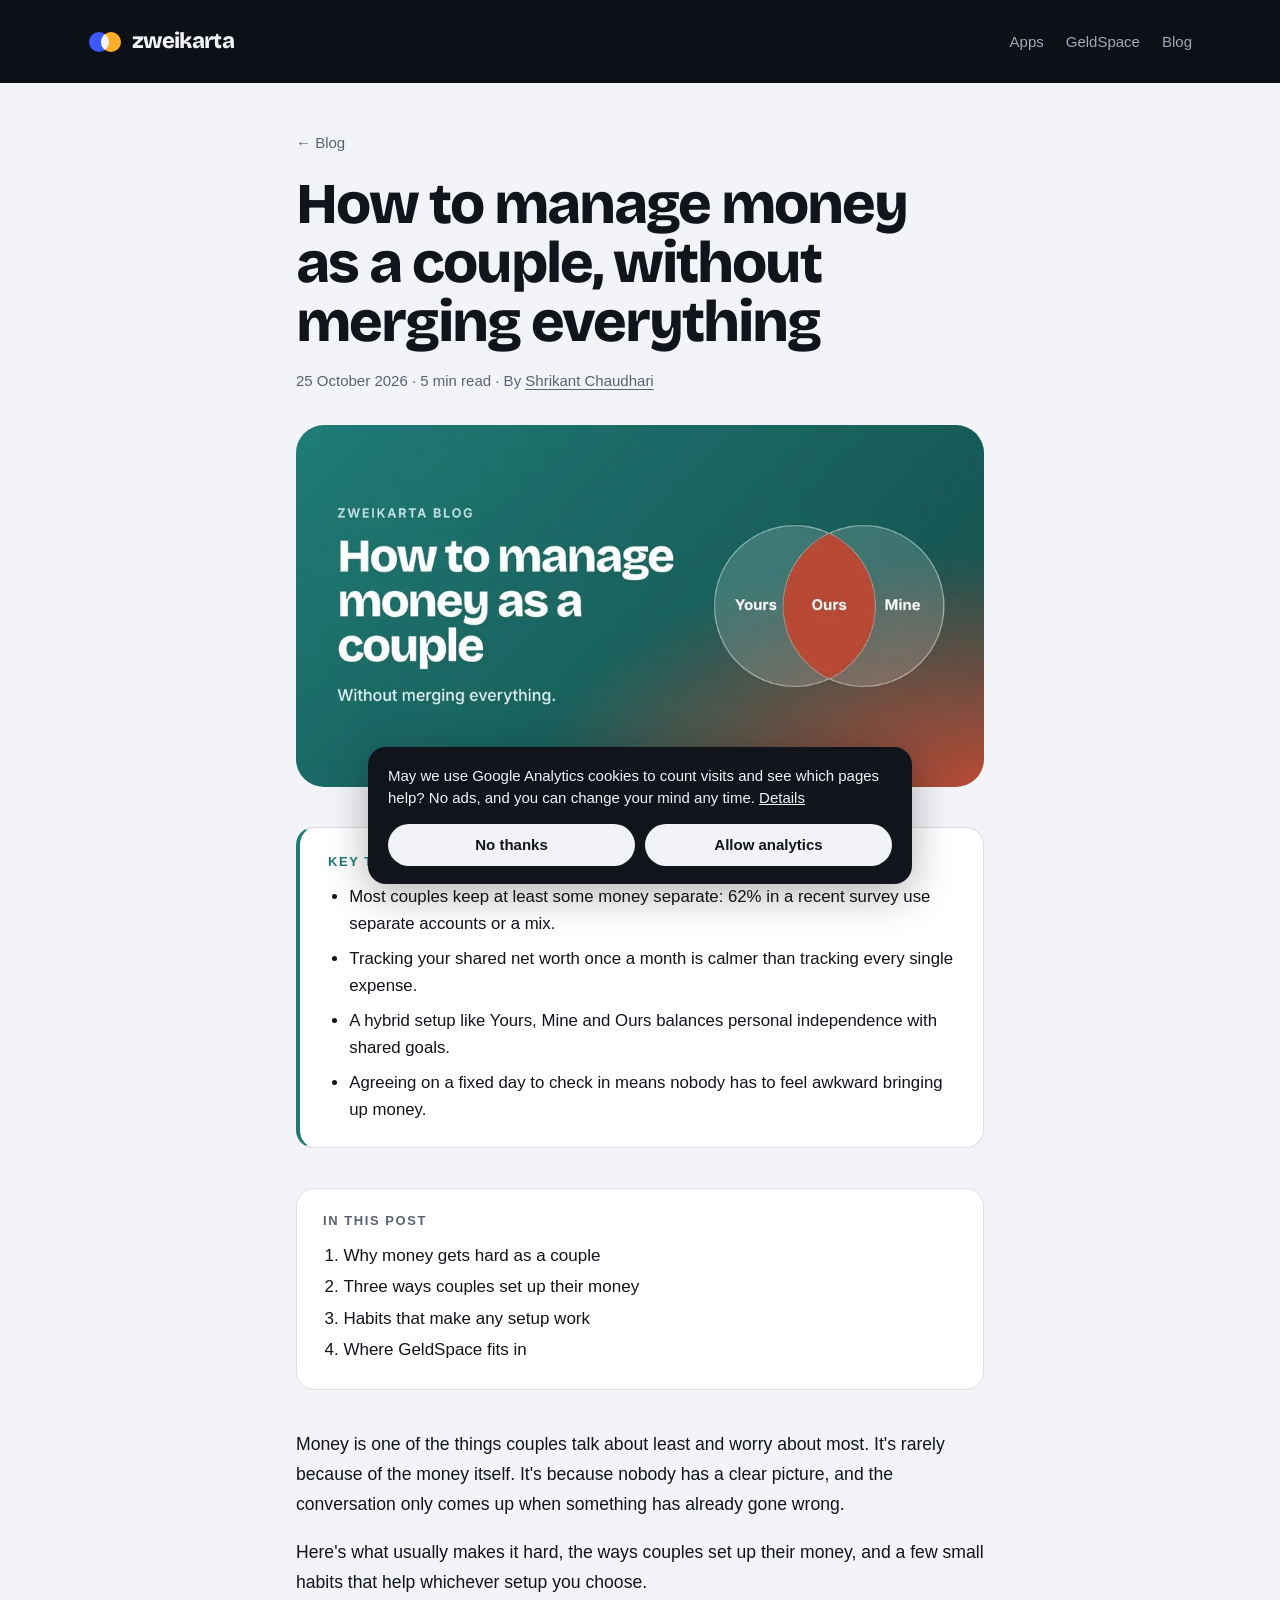
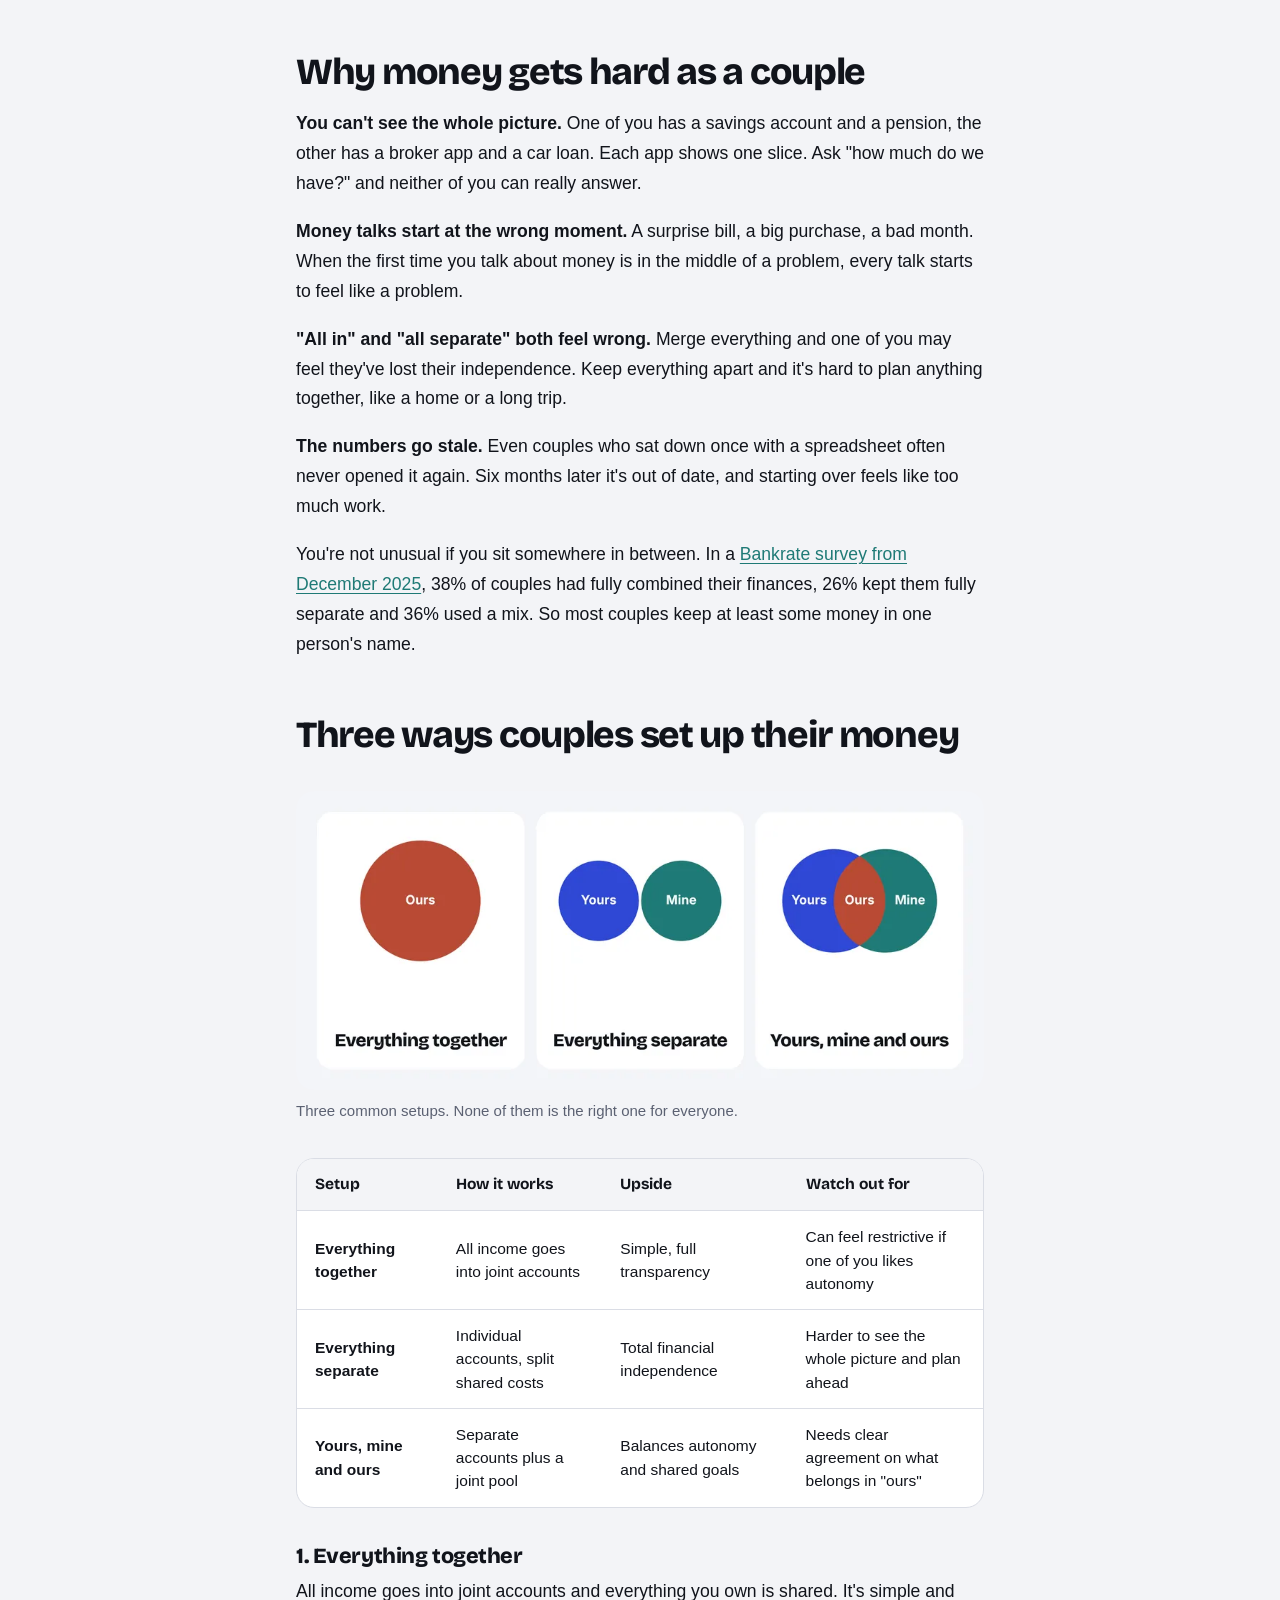
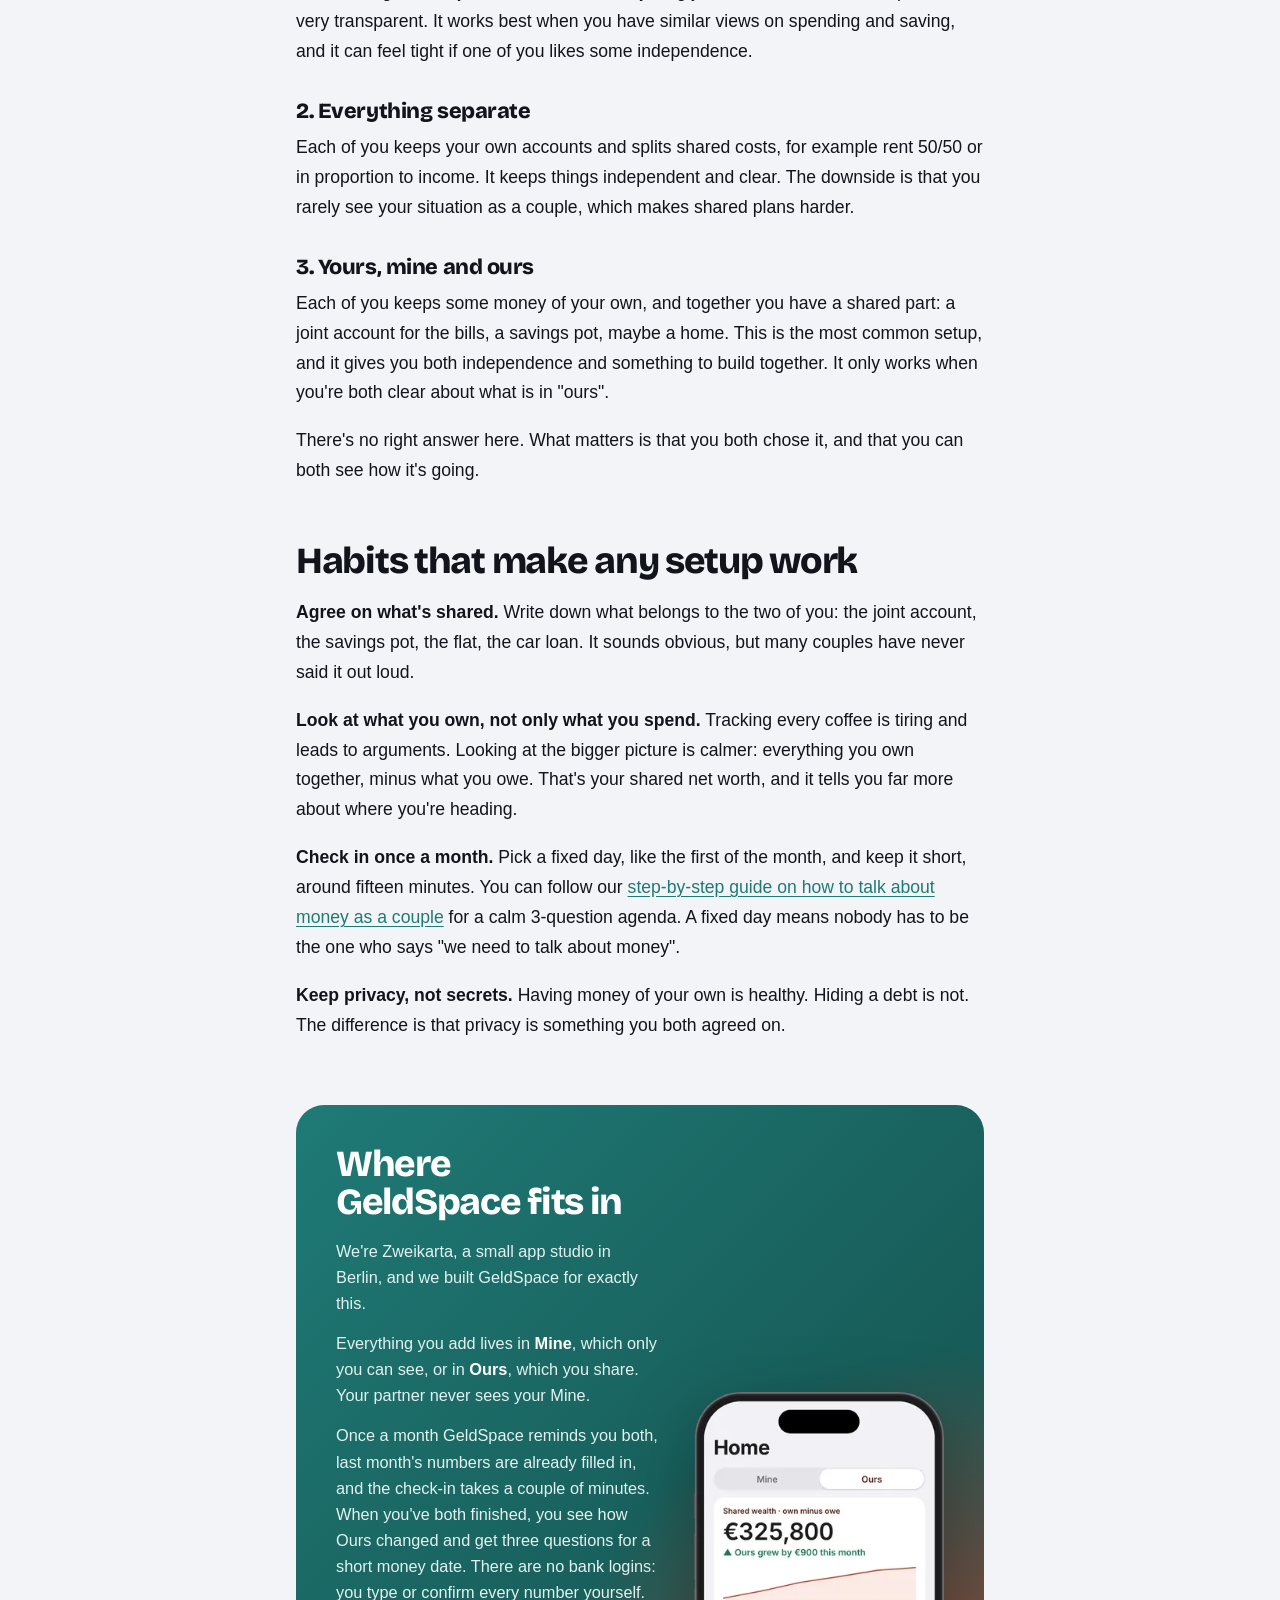
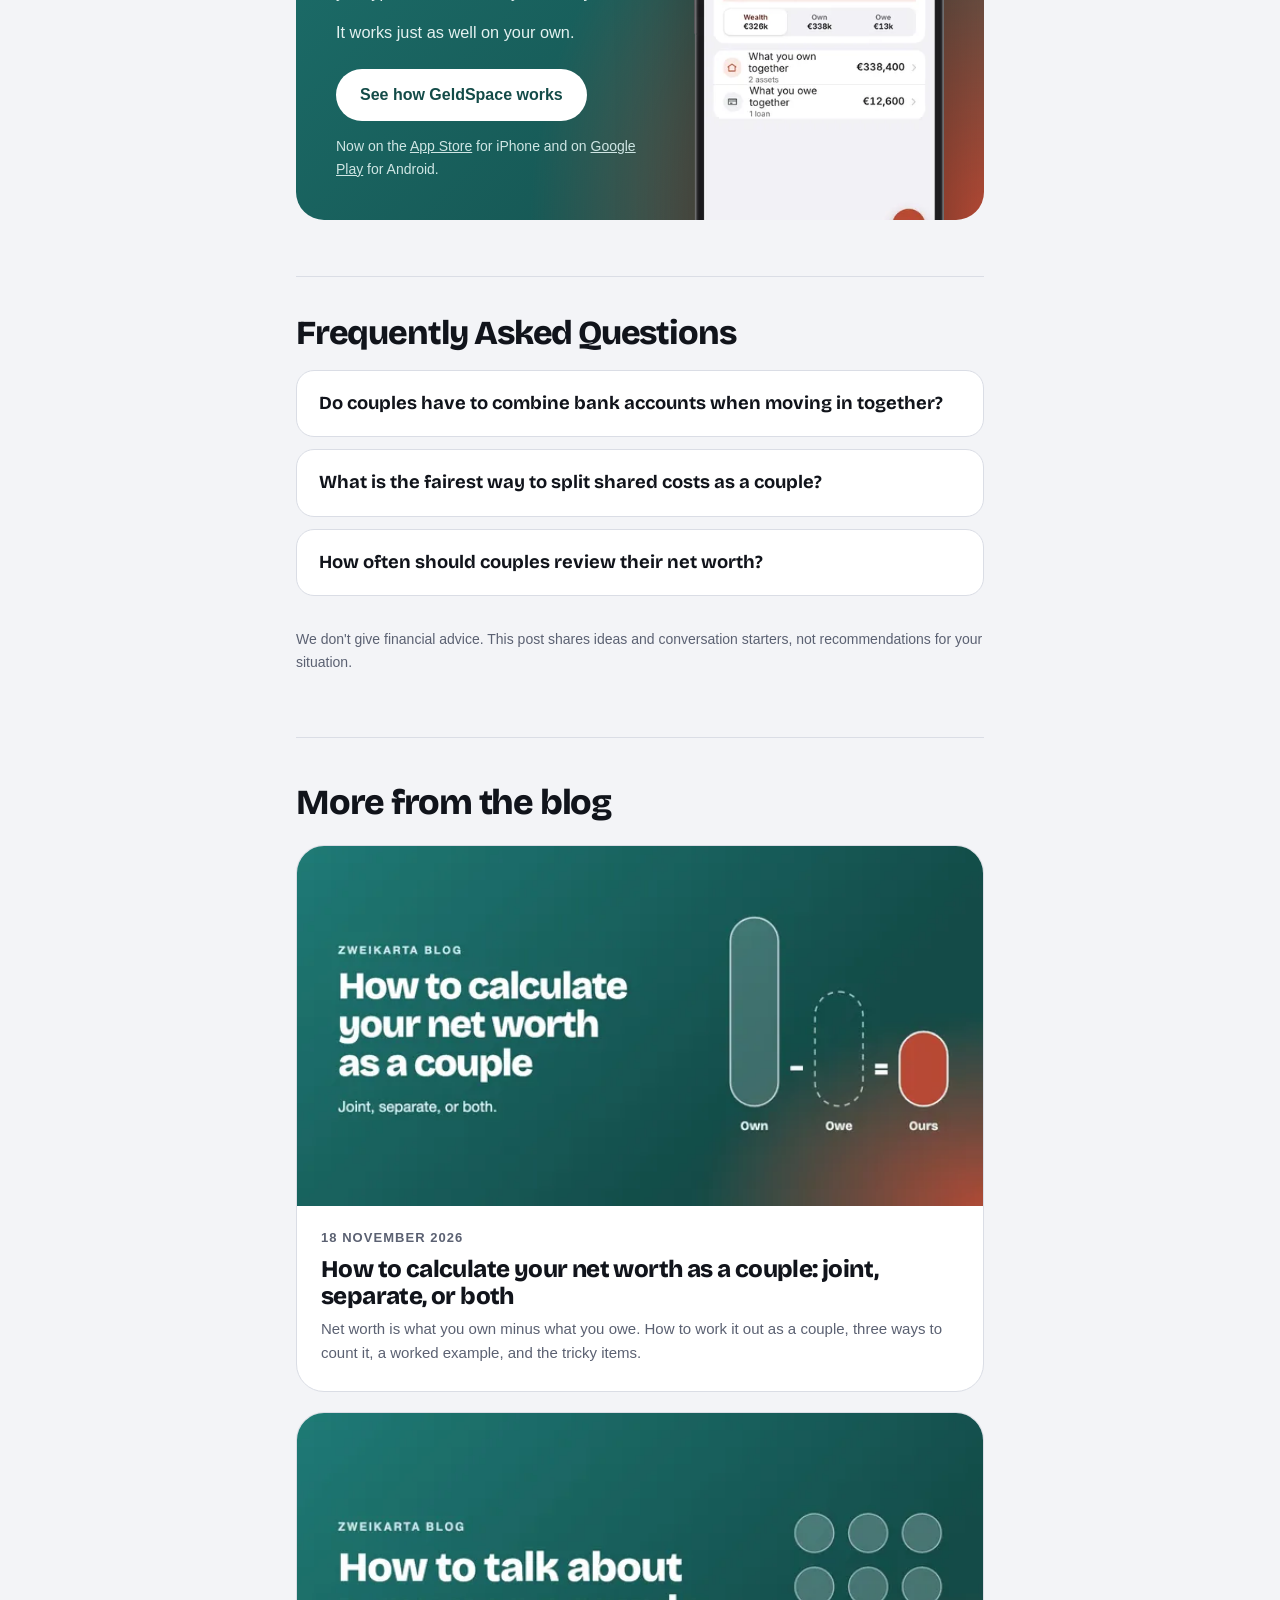
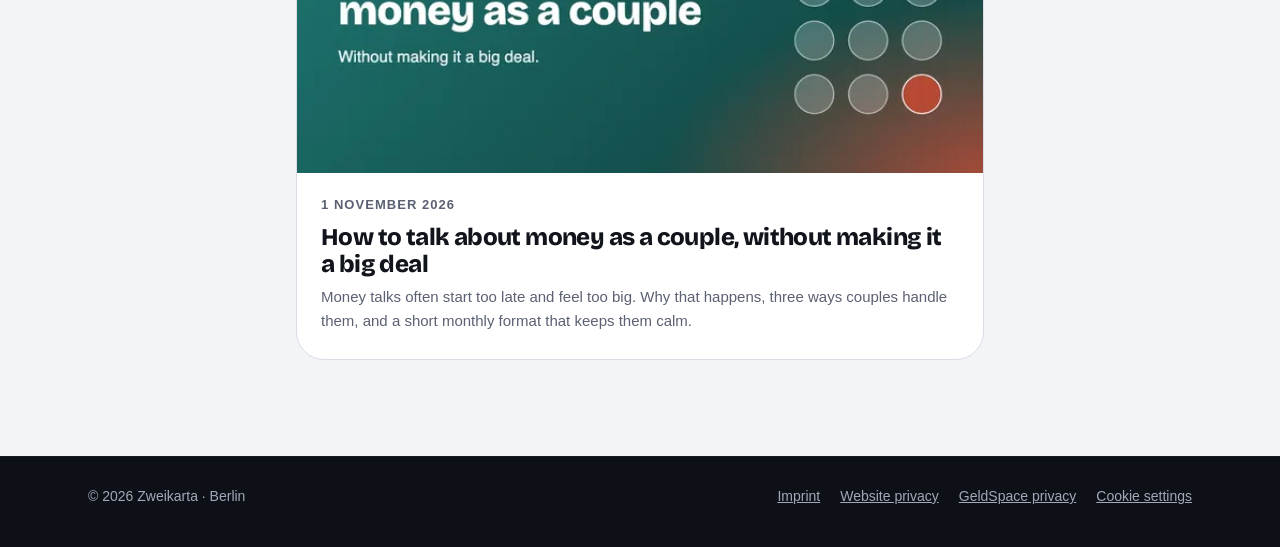
<file: blog/manage-money-as-a-couple/index.html>
<!doctype html>
<html lang="en">
<head>
<meta charset="utf-8">
<meta name="viewport" content="width=device-width, initial-scale=1">
<title>How to manage money as a couple without merging everything · Zweikarta</title>
<meta name="description" content="Most couples keep some money separate. Why money gets hard as a couple, three ways to set it up, and the small monthly habits that keep you on the same page.">
<link rel="canonical" href="https://zweikarta.com/blog/manage-money-as-a-couple/">
<meta property="og:type" content="article">
<meta property="og:site_name" content="Zweikarta">
<meta property="og:title" content="How to manage money as a couple without merging everything · Zweikarta">
<meta property="og:description" content="Most couples keep some money separate. Why money gets hard as a couple, three ways to set it up, and the small monthly habits that keep you on the same page.">
<meta property="og:url" content="https://zweikarta.com/blog/manage-money-as-a-couple/">
<meta property="og:image" content="https://zweikarta.com/assets/blog/manage-money-as-a-couple/cover.jpg">
<meta property="og:image:width" content="1200">
<meta property="og:image:height" content="630">
<meta property="og:image:alt" content="Two overlapping circles labelled Mine, Ours and Mine: a picture of shared and private money in a couple.">
<meta name="twitter:card" content="summary_large_image">
<link rel="alternate" type="application/rss+xml" title="Zweikarta blog" href="https://zweikarta.com/blog/feed.xml">
<meta property="article:published_time" content="2026-10-25">
<meta property="article:modified_time" content="2026-11-10">
<script type="application/ld+json">
{
  "@context": "https://schema.org",
  "@graph": [
    {
      "@type": "BlogPosting",
      "@id": "https://zweikarta.com/blog/manage-money-as-a-couple/#post",
      "headline": "How to manage money as a couple without merging everything",
      "description": "Most couples keep some money separate. Why money gets hard as a couple, three ways to set it up, and the small monthly habits that keep you on the same page.",
      "image": "https://zweikarta.com/assets/blog/manage-money-as-a-couple/cover.jpg",
      "datePublished": "2026-10-25",
      "dateModified": "2026-11-10",
      "inLanguage": "en",
      "wordCount": 1108,
      "mainEntityOfPage": "https://zweikarta.com/blog/manage-money-as-a-couple/",
      "author": {
        "@type": "Person",
        "@id": "https://zweikarta.com/#shrikant",
        "name": "Shrikant Chaudhari",
        "jobTitle": "Co-founder & Mobile Developer",
        "url": "https://zweikarta.com/#us",
        "worksFor": {
          "@type": "Organization",
          "@id": "https://zweikarta.com/#org",
          "name": "Zweikarta"
        }
      },
      "publisher": {
        "@type": "Organization",
        "@id": "https://zweikarta.com/#org",
        "name": "Zweikarta",
        "logo": {
          "@type": "ImageObject",
          "url": "https://zweikarta.com/assets/mark.svg"
        }
      }
    },
    {
      "@type": "BreadcrumbList",
      "itemListElement": [
        {
          "@type": "ListItem",
          "position": 1,
          "name": "Zweikarta",
          "item": "https://zweikarta.com/"
        },
        {
          "@type": "ListItem",
          "position": 2,
          "name": "Blog",
          "item": "https://zweikarta.com/blog/"
        },
        {
          "@type": "ListItem",
          "position": 3,
          "name": "How to manage money as a couple, without merging everything",
          "item": "https://zweikarta.com/blog/manage-money-as-a-couple/"
        }
      ]
    },
    {
      "@type": "FAQPage",
      "@id": "https://zweikarta.com/blog/manage-money-as-a-couple/#faq",
      "mainEntity": [
        {
          "@type": "Question",
          "name": "Do couples have to combine bank accounts when moving in together?",
          "acceptedAnswer": {
            "@type": "Answer",
            "text": "No. In a Bankrate survey from December 2025, 62% of couples kept at least some money separate. A hybrid system like Yours, Mine and Ours lets you pay shared bills from one joint pot while keeping your personal savings private."
          }
        },
        {
          "@type": "Question",
          "name": "What is the fairest way to split shared costs as a couple?",
          "acceptedAnswer": {
            "@type": "Answer",
            "text": "The two most common methods are 50/50 (best when partners earn similar incomes) or proportional to income (for example, if one partner earns 60% of household income, they contribute 60% of shared expenses). What matters most is agreeing upfront on what counts as a shared expense."
          }
        },
        {
          "@type": "Question",
          "name": "How often should couples review their net worth?",
          "acceptedAnswer": {
            "@type": "Answer",
            "text": "Once a month is ideal. Checking daily or weekly leads to stress over temporary market fluctuations, while once a year allows debt or imbalances to grow unnoticed. A two-minute monthly check-in keeps numbers fresh without feeling like an audit."
          }
        }
      ]
    }
  ]
}
</script>
<link rel="icon" href="/assets/mark.svg" type="image/svg+xml">
<link rel="preload" href="/assets/fonts/bricolage-grotesque-latin-800-normal.woff2" as="font" type="font/woff2" crossorigin>
<link rel="stylesheet" href="/assets/studio.css?v=9fafd399">
<script src="/assets/consent.js" defer></script>
</head>
<body class="blog-page">

<header class="blog-top">
  <div class="wrap topbar">
    <a class="logo" href="/" aria-label="Zweikarta home">
      <svg viewBox="0 0 34 22" aria-hidden="true"><defs><clipPath id="logo-clip"><circle cx="11" cy="11" r="10"/></clipPath></defs><circle cx="11" cy="11" r="10" fill="#3D5AFE"/><circle cx="23" cy="11" r="10" fill="#FFAE2B"/><circle class="lens" cx="23" cy="11" r="10" clip-path="url(#logo-clip)"/></svg>
      zweikarta
    </a>
    <nav aria-label="Main">
      <a href="/#apps">Apps</a>
      <a href="/geldspace/" class="hide-sm">GeldSpace</a>
      <a href="/blog/" aria-current="false">Blog</a>
    </nav>
  </div>
</header>

<main>
<article class="post wrap">
  <nav class="crumbs" aria-label="Breadcrumb"><a href="/blog/">Blog</a></nav>
  <h1>How to manage money as a couple, without merging everything</h1>
  <p class="post-meta"><time datetime="2026-10-25">25 October 2026</time> · 5 min read · By <a href="https://zweikarta.com/#us">Shrikant Chaudhari</a></p>
  <figure class="post-cover"><picture><source type="image/webp" srcset="/assets/blog/manage-money-as-a-couple/cover-320.webp 320w, /assets/blog/manage-money-as-a-couple/cover-640.webp 640w, /assets/blog/manage-money-as-a-couple/cover-960.webp 960w, /assets/blog/manage-money-as-a-couple/cover-1200.webp 1200w" sizes="(max-width: 46rem) 100vw, 736px"><img src="/assets/blog/manage-money-as-a-couple/cover.jpg" width="1200" height="630" alt="Two overlapping circles labelled Mine, Ours and Mine: a picture of shared and private money in a couple." fetchpriority="high"></picture></figure>
  <aside class="post-takeaways" aria-label="Key Takeaways">
    <p class="kicker">Key Takeaways · Summary</p>
<ul><li>Most couples keep at least some money separate: 62% in a recent survey use separate accounts or a mix.</li><li>Tracking your shared net worth once a month is calmer than tracking every single expense.</li><li>A hybrid setup like Yours, Mine and Ours balances personal independence with shared goals.</li><li>Agreeing on a fixed day to check in means nobody has to feel awkward bringing up money.</li></ul>
  </aside>
  <nav class="post-toc" aria-label="In this post"><p class="kicker">In this post</p><ol><li><a href="#why-money-gets-hard-as-a-couple">Why money gets hard as a couple</a></li><li><a href="#three-ways-couples-set-up-their-money">Three ways couples set up their money</a></li><li><a href="#habits-that-make-any-setup-work">Habits that make any setup work</a></li><li><a href="#where-geldspace-fits-in">Where GeldSpace fits in</a></li></ol></nav>
  <div class="post-body">
<p>Money is one of the things couples talk about least and worry about most. It&#x27;s rarely because of the money itself. It&#x27;s because nobody has a clear picture, and the conversation only comes up when something has already gone wrong.</p>
<p>Here&#x27;s what usually makes it hard, the ways couples set up their money, and a few small habits that help whichever setup you choose.</p>
<h2 id="why-money-gets-hard-as-a-couple">Why money gets hard as a couple</h2>
<p><strong>You can&#x27;t see the whole picture.</strong> One of you has a savings account and a pension, the other has a broker app and a car loan. Each app shows one slice. Ask &quot;how much do we have?&quot; and neither of you can really answer.</p>
<p><strong>Money talks start at the wrong moment.</strong> A surprise bill, a big purchase, a bad month. When the first time you talk about money is in the middle of a problem, every talk starts to feel like a problem.</p>
<p><strong>&quot;All in&quot; and &quot;all separate&quot; both feel wrong.</strong> Merge everything and one of you may feel they&#x27;ve lost their independence. Keep everything apart and it&#x27;s hard to plan anything together, like a home or a long trip.</p>
<p><strong>The numbers go stale.</strong> Even couples who sat down once with a spreadsheet often never opened it again. Six months later it&#x27;s out of date, and starting over feels like too much work.</p>
<p>You&#x27;re not unusual if you sit somewhere in between. In a <a href="https://www.cpapracticeadvisor.com/2026/02/12/most-couples-keep-at-least-some-of-their-money-separate-survey-reveals/178000/">Bankrate survey from December 2025</a>, 38% of couples had fully combined their finances, 26% kept them fully separate and 36% used a mix. So most couples keep at least some money in one person&#x27;s name.</p>
<h2 id="three-ways-couples-set-up-their-money">Three ways couples set up their money</h2>
<figure class="wide"><picture><source type="image/webp" srcset="/assets/blog/manage-money-as-a-couple/setups-320.webp 320w, /assets/blog/manage-money-as-a-couple/setups-640.webp 640w, /assets/blog/manage-money-as-a-couple/setups-960.webp 960w, /assets/blog/manage-money-as-a-couple/setups-1280.webp 1280w, /assets/blog/manage-money-as-a-couple/setups-1920.webp 1920w, /assets/blog/manage-money-as-a-couple/setups-2400.webp 2400w" sizes="(max-width: 46rem) 100vw, 736px"><img src="/assets/blog/manage-money-as-a-couple/setups.png" width="2400" height="1040" alt="Three setups: everything together, everything separate, and yours, mine and ours." decoding="async"></picture><figcaption>Three common setups. None of them is the right one for everyone.</figcaption></figure>
<div class="post-table-wrap"><table class="post-table"><thead><tr><th>Setup</th><th>How it works</th><th>Upside</th><th>Watch out for</th></tr></thead><tbody><tr><td><strong>Everything together</strong></td><td>All income goes into joint accounts</td><td>Simple, full transparency</td><td>Can feel restrictive if one of you likes autonomy</td></tr><tr><td><strong>Everything separate</strong></td><td>Individual accounts, split shared costs</td><td>Total financial independence</td><td>Harder to see the whole picture and plan ahead</td></tr><tr><td><strong>Yours, mine and ours</strong></td><td>Separate accounts plus a joint pool</td><td>Balances autonomy and shared goals</td><td>Needs clear agreement on what belongs in &quot;ours&quot;</td></tr></tbody></table></div>
<h3 id="1-everything-together">1. Everything together</h3>
<p>All income goes into joint accounts and everything you own is shared. It&#x27;s simple and very transparent. It works best when you have similar views on spending and saving, and it can feel tight if one of you likes some independence.</p>
<h3 id="2-everything-separate">2. Everything separate</h3>
<p>Each of you keeps your own accounts and splits shared costs, for example rent 50/50 or in proportion to income. It keeps things independent and clear. The downside is that you rarely see your situation as a couple, which makes shared plans harder.</p>
<h3 id="3-yours-mine-and-ours">3. Yours, mine and ours</h3>
<p>Each of you keeps some money of your own, and together you have a shared part: a joint account for the bills, a savings pot, maybe a home. This is the most common setup, and it gives you both independence and something to build together. It only works when you&#x27;re both clear about what is in &quot;ours&quot;.</p>
<p>There&#x27;s no right answer here. What matters is that you both chose it, and that you can both see how it&#x27;s going.</p>
<h2 id="habits-that-make-any-setup-work">Habits that make any setup work</h2>
<p><strong>Agree on what&#x27;s shared.</strong> Write down what belongs to the two of you: the joint account, the savings pot, the flat, the car loan. It sounds obvious, but many couples have never said it out loud.</p>
<p><strong>Look at what you own, not only what you spend.</strong> Tracking every coffee is tiring and leads to arguments. Looking at the bigger picture is calmer: everything you own together, minus what you owe. That&#x27;s your shared net worth, and it tells you far more about where you&#x27;re heading.</p>
<p><strong>Check in once a month.</strong> Pick a fixed day, like the first of the month, and keep it short, around fifteen minutes. You can follow our <a href="/blog/how-to-talk-about-money-as-a-couple/">step-by-step guide on how to talk about money as a couple</a> for a calm 3-question agenda. A fixed day means nobody has to be the one who says &quot;we need to talk about money&quot;.</p>
<p><strong>Keep privacy, not secrets.</strong> Having money of your own is healthy. Hiding a debt is not. The difference is that privacy is something you both agreed on.</p>
  </div>
  <aside class="post-app" aria-label="GeldSpace">
    <div class="post-app-copy">
<h2 id="where-geldspace-fits-in">Where GeldSpace fits in</h2>
<p>We&#x27;re Zweikarta, a small app studio in Berlin, and we built GeldSpace for exactly this.</p>
<p>Everything you add lives in <strong>Mine</strong>, which only you can see, or in <strong>Ours</strong>, which you share. Your partner never sees your Mine.</p>
<p>Once a month GeldSpace reminds you both, last month&#x27;s numbers are already filled in, and the check-in takes a couple of minutes. When you&#x27;ve both finished, you see how Ours changed and get three questions for a short money date. There are no bank logins: you type or confirm every number yourself.</p>
<p>It works just as well on your own.</p>
      <a class="btn btn-light" href="/geldspace/">See how GeldSpace works</a>
      <p class="post-app-note">Now on the <a href="https://apps.apple.com/app/geldspace-wealth-tracker/id6824031504?ct=blog-manage-money-as-a-couple">App Store</a> for iPhone and on <a href="https://play.google.com/store/apps/details?id=com.zweikarta.geldspace.app&amp;referrer=utm_source%3Dzweikarta.com%26utm_medium%3Dwebsite%26utm_campaign%3Dblog-manage-money-as-a-couple">Google Play</a> for Android.</p>
    </div>
    <picture><source type="image/webp" srcset="/assets/blog/manage-money-as-a-couple/ours-320.webp 320w, /assets/blog/manage-money-as-a-couple/ours-592.webp 592w" sizes="250px"><img src="/assets/blog/manage-money-as-a-couple/ours.png" width="592" height="1226" alt="GeldSpace on a phone" loading="lazy" decoding="async"></picture>
  </aside>
  <section class="post-faq" aria-labelledby="faq-manage-money-as-a-couple">
    <h2 id="faq-manage-money-as-a-couple">Frequently Asked Questions</h2>
    <div class="faq-list">
      <details><summary>Do couples have to combine bank accounts when moving in together?</summary><p>No. In a Bankrate survey from December 2025, 62% of couples kept at least some money separate. A hybrid system like Yours, Mine and Ours lets you pay shared bills from one joint pot while keeping your personal savings private.</p></details><details><summary>What is the fairest way to split shared costs as a couple?</summary><p>The two most common methods are 50/50 (best when partners earn similar incomes) or proportional to income (for example, if one partner earns 60% of household income, they contribute 60% of shared expenses). What matters most is agreeing upfront on what counts as a shared expense.</p></details><details><summary>How often should couples review their net worth?</summary><p>Once a month is ideal. Checking daily or weekly leads to stress over temporary market fluctuations, while once a year allows debt or imbalances to grow unnoticed. A two-minute monthly check-in keeps numbers fresh without feeling like an audit.</p></details>
    </div>
  </section>
  <p class="post-disclaimer">We don't give financial advice. This post shares ideas and conversation starters, not recommendations for your situation.</p>
  <section class="post-related" aria-labelledby="related-manage-money-as-a-couple">
    <h2 id="related-manage-money-as-a-couple">More from the blog</h2>
    <ul class="post-cards">

    <li class="post-card">
      <a href="/blog/net-worth-as-a-couple/">
        <picture><source type="image/webp" srcset="/assets/blog/net-worth-as-a-couple/cover-320.webp 320w, /assets/blog/net-worth-as-a-couple/cover-640.webp 640w, /assets/blog/net-worth-as-a-couple/cover-960.webp 960w, /assets/blog/net-worth-as-a-couple/cover-1200.webp 1200w" sizes="(max-width: 760px) 100vw, 400px"><img src="/assets/blog/net-worth-as-a-couple/cover.jpg" width="1200" height="630" alt="" loading="lazy" decoding="async"></picture>
        <span class="post-card-text">
          <time datetime="2026-11-18">18 November 2026</time>
          <strong>How to calculate your net worth as a couple: joint, separate, or both</strong>
          <span>Net worth is what you own minus what you owe. How to work it out as a couple, three ways to count it, a worked example, and the tricky items.</span>
        </span>
      </a>
    </li>
    <li class="post-card">
      <a href="/blog/how-to-talk-about-money-as-a-couple/">
        <picture><source type="image/webp" srcset="/assets/blog/how-to-talk-about-money-as-a-couple/cover-320.webp 320w, /assets/blog/how-to-talk-about-money-as-a-couple/cover-640.webp 640w, /assets/blog/how-to-talk-about-money-as-a-couple/cover-960.webp 960w, /assets/blog/how-to-talk-about-money-as-a-couple/cover-1200.webp 1200w" sizes="(max-width: 760px) 100vw, 400px"><img src="/assets/blog/how-to-talk-about-money-as-a-couple/cover.jpg" width="1200" height="630" alt="" loading="lazy" decoding="async"></picture>
        <span class="post-card-text">
          <time datetime="2026-11-01">1 November 2026</time>
          <strong>How to talk about money as a couple, without making it a big deal</strong>
          <span>Money talks often start too late and feel too big. Why that happens, three ways couples handle them, and a short monthly format that keeps them calm.</span>
        </span>
      </a>
    </li>
    </ul>
  </section>
</article>
</main>

<footer class="foot">
  <div class="wrap">
    <span>© 2026 Zweikarta · Berlin</span>
    <nav aria-label="Legal"><a href="/imprint/">Imprint</a><a href="/privacy/">Website privacy</a><a href="/geldspace/privacy/">GeldSpace privacy</a></nav>
  </div>
</footer>
</body>
</html>
</file>
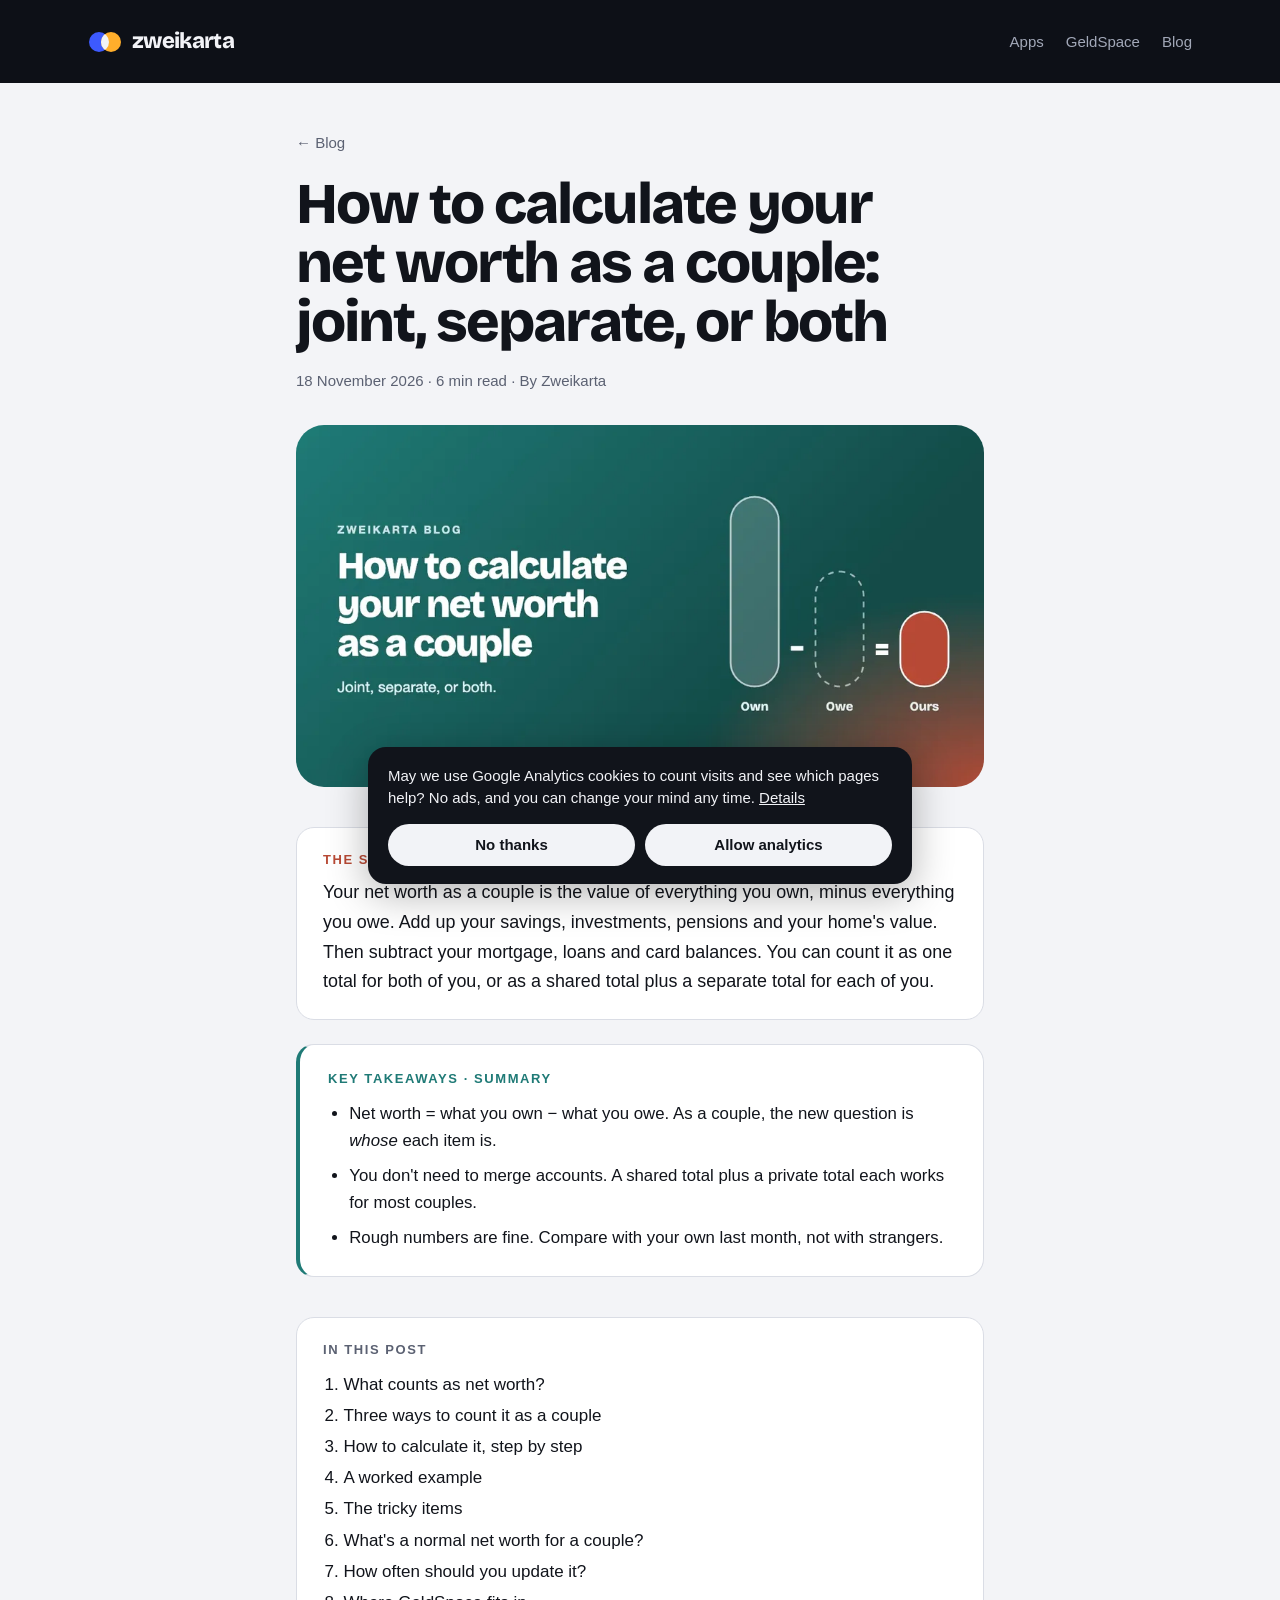
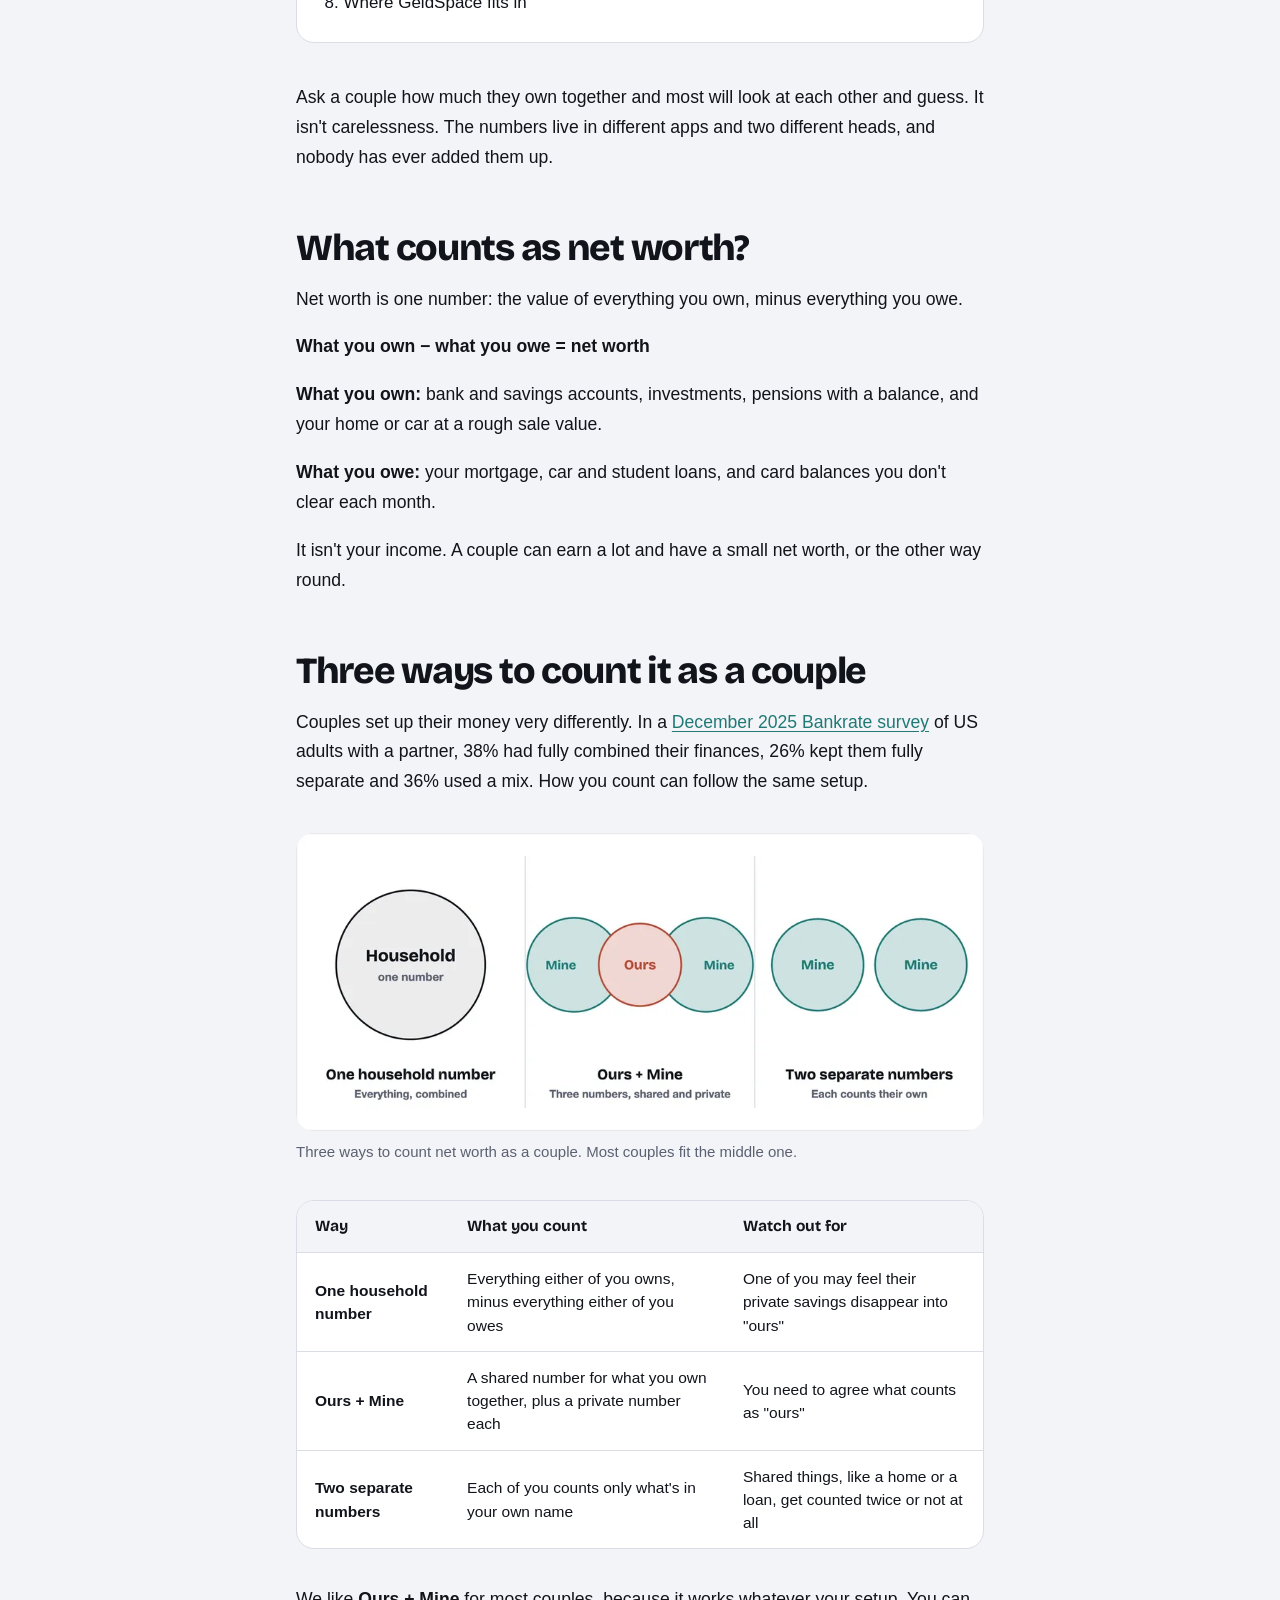
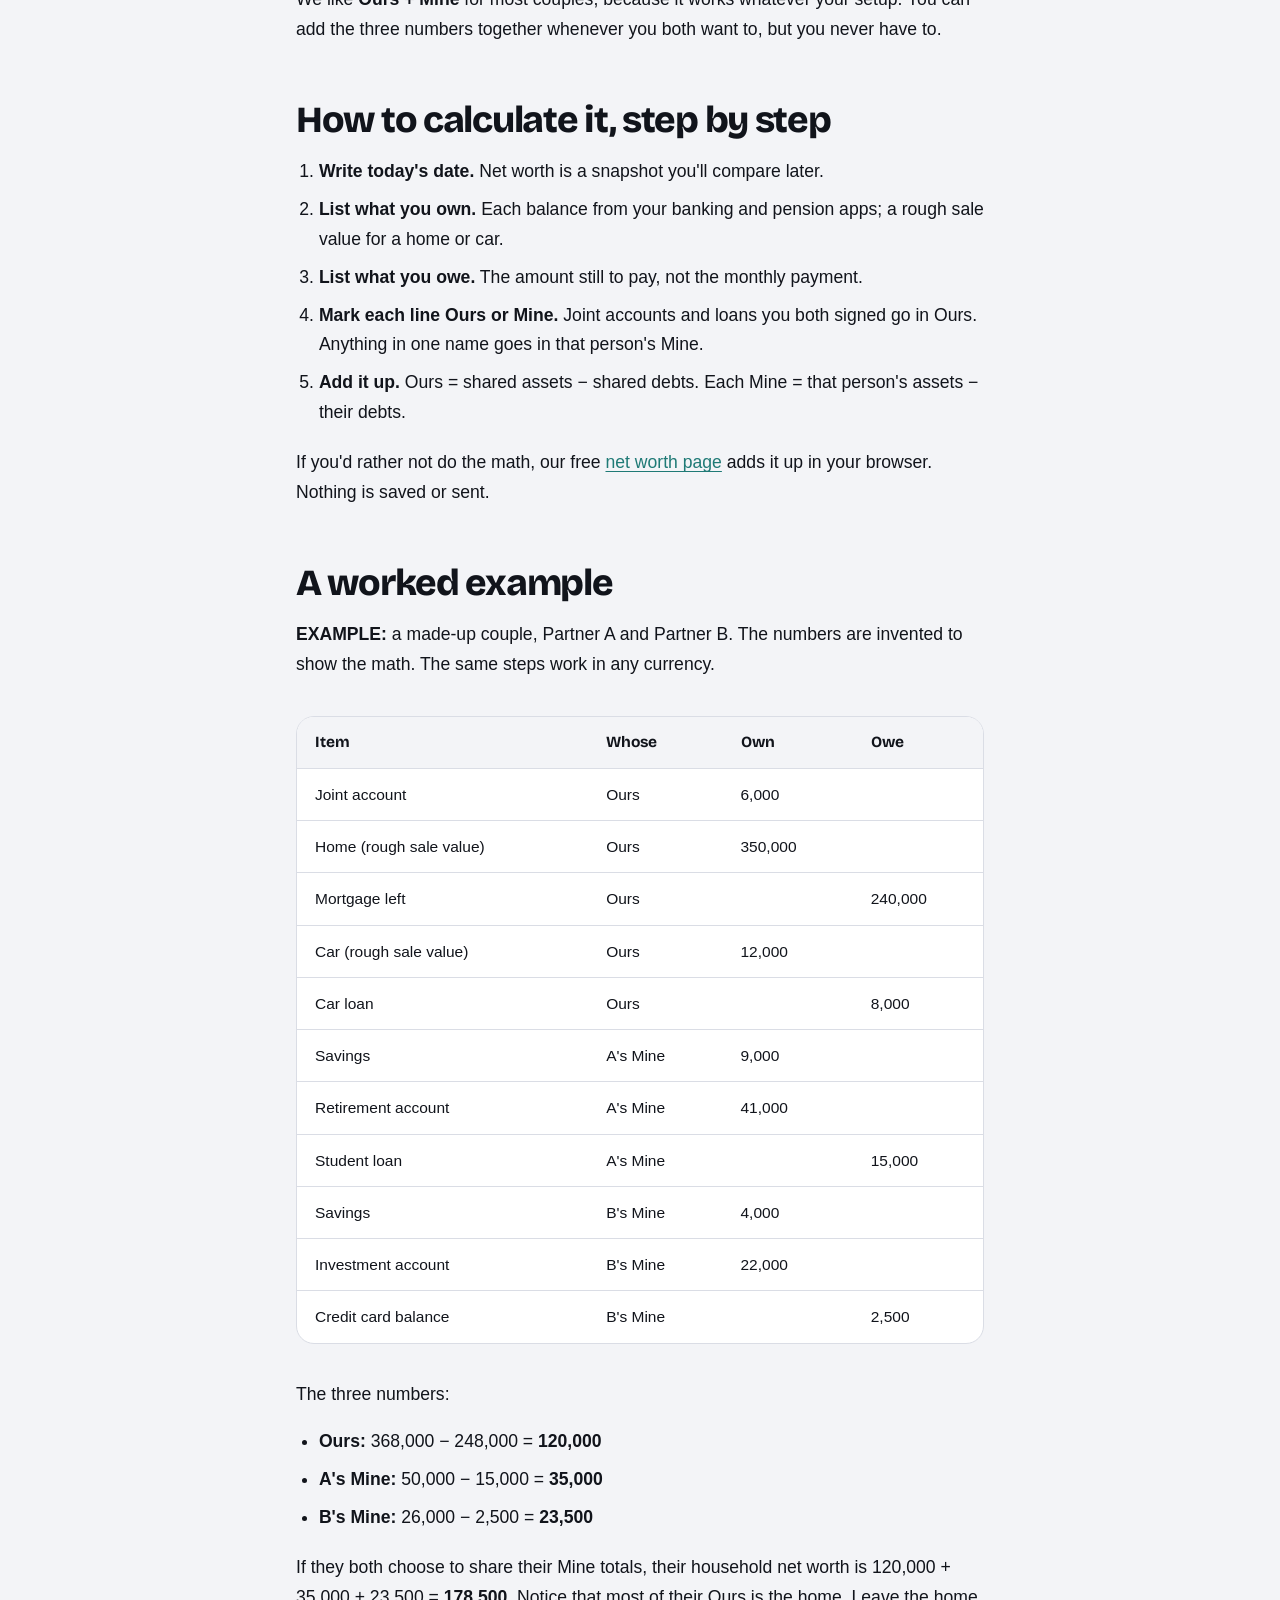
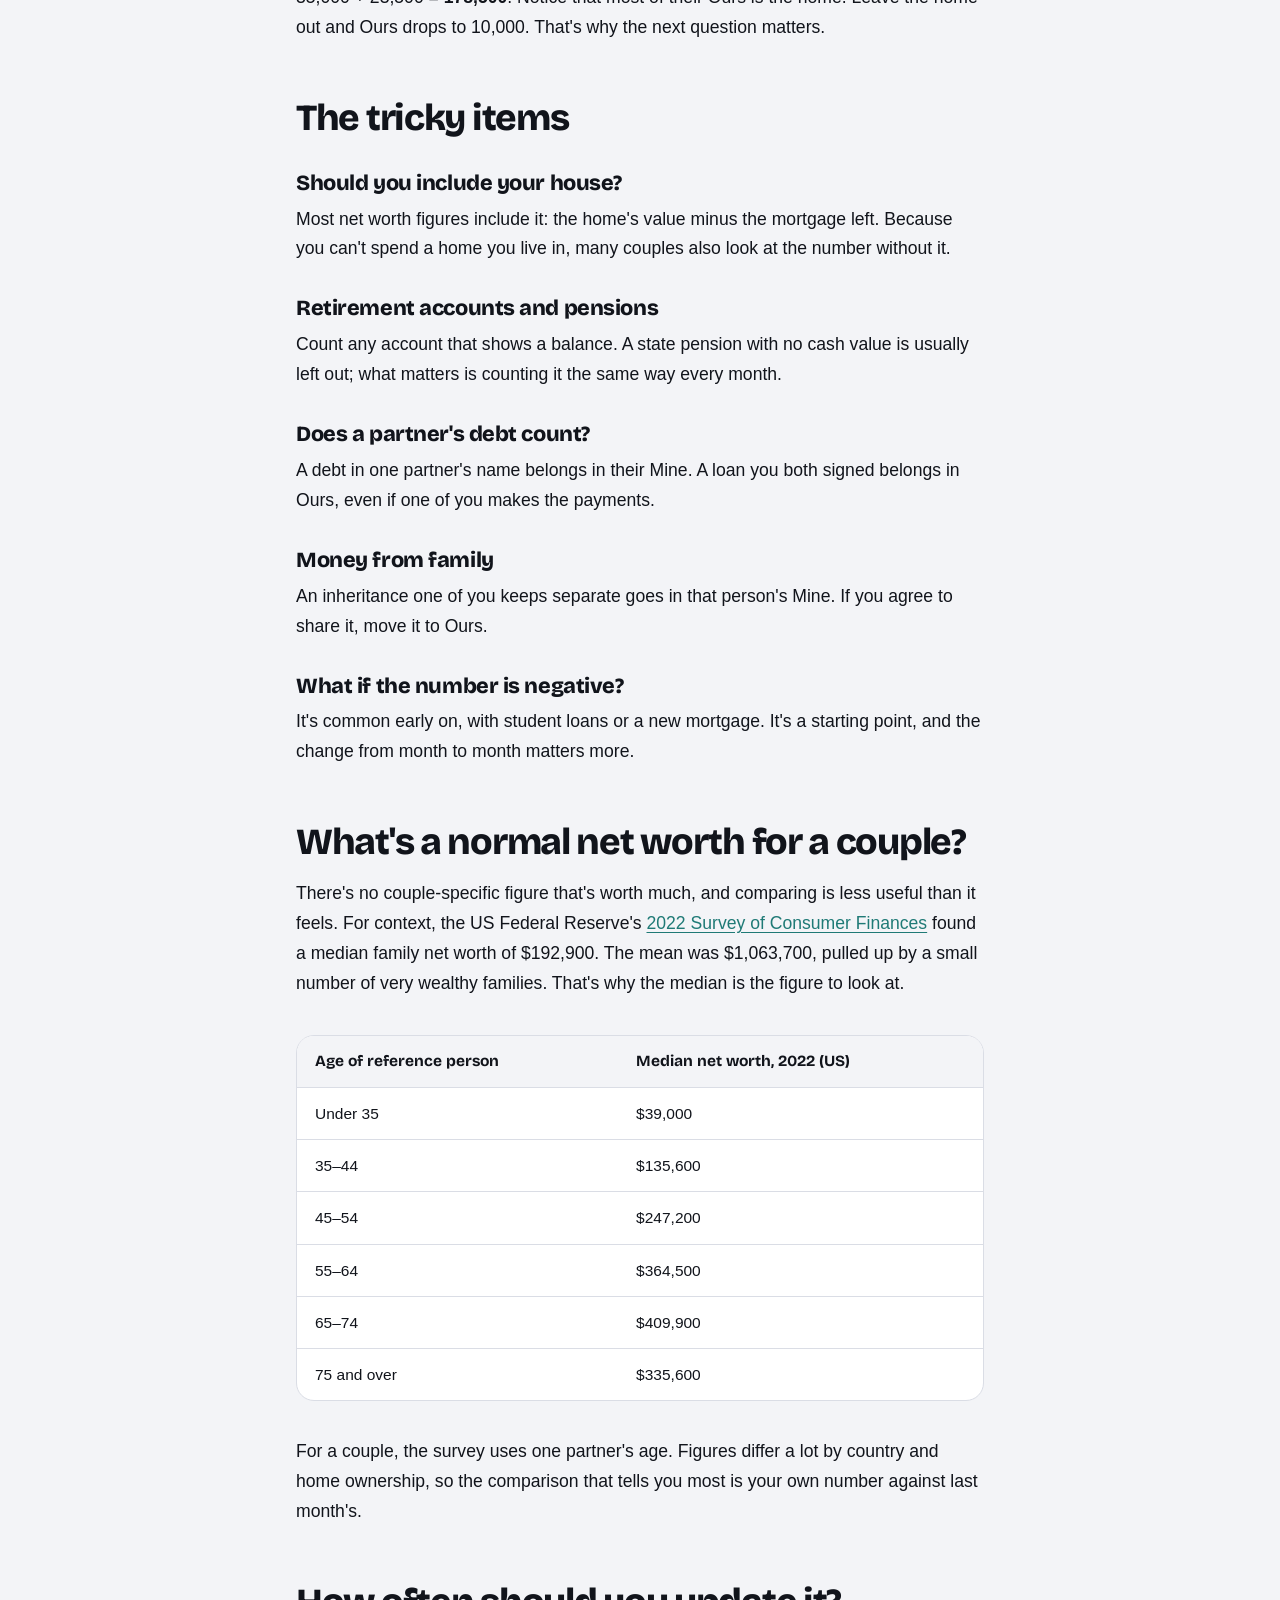
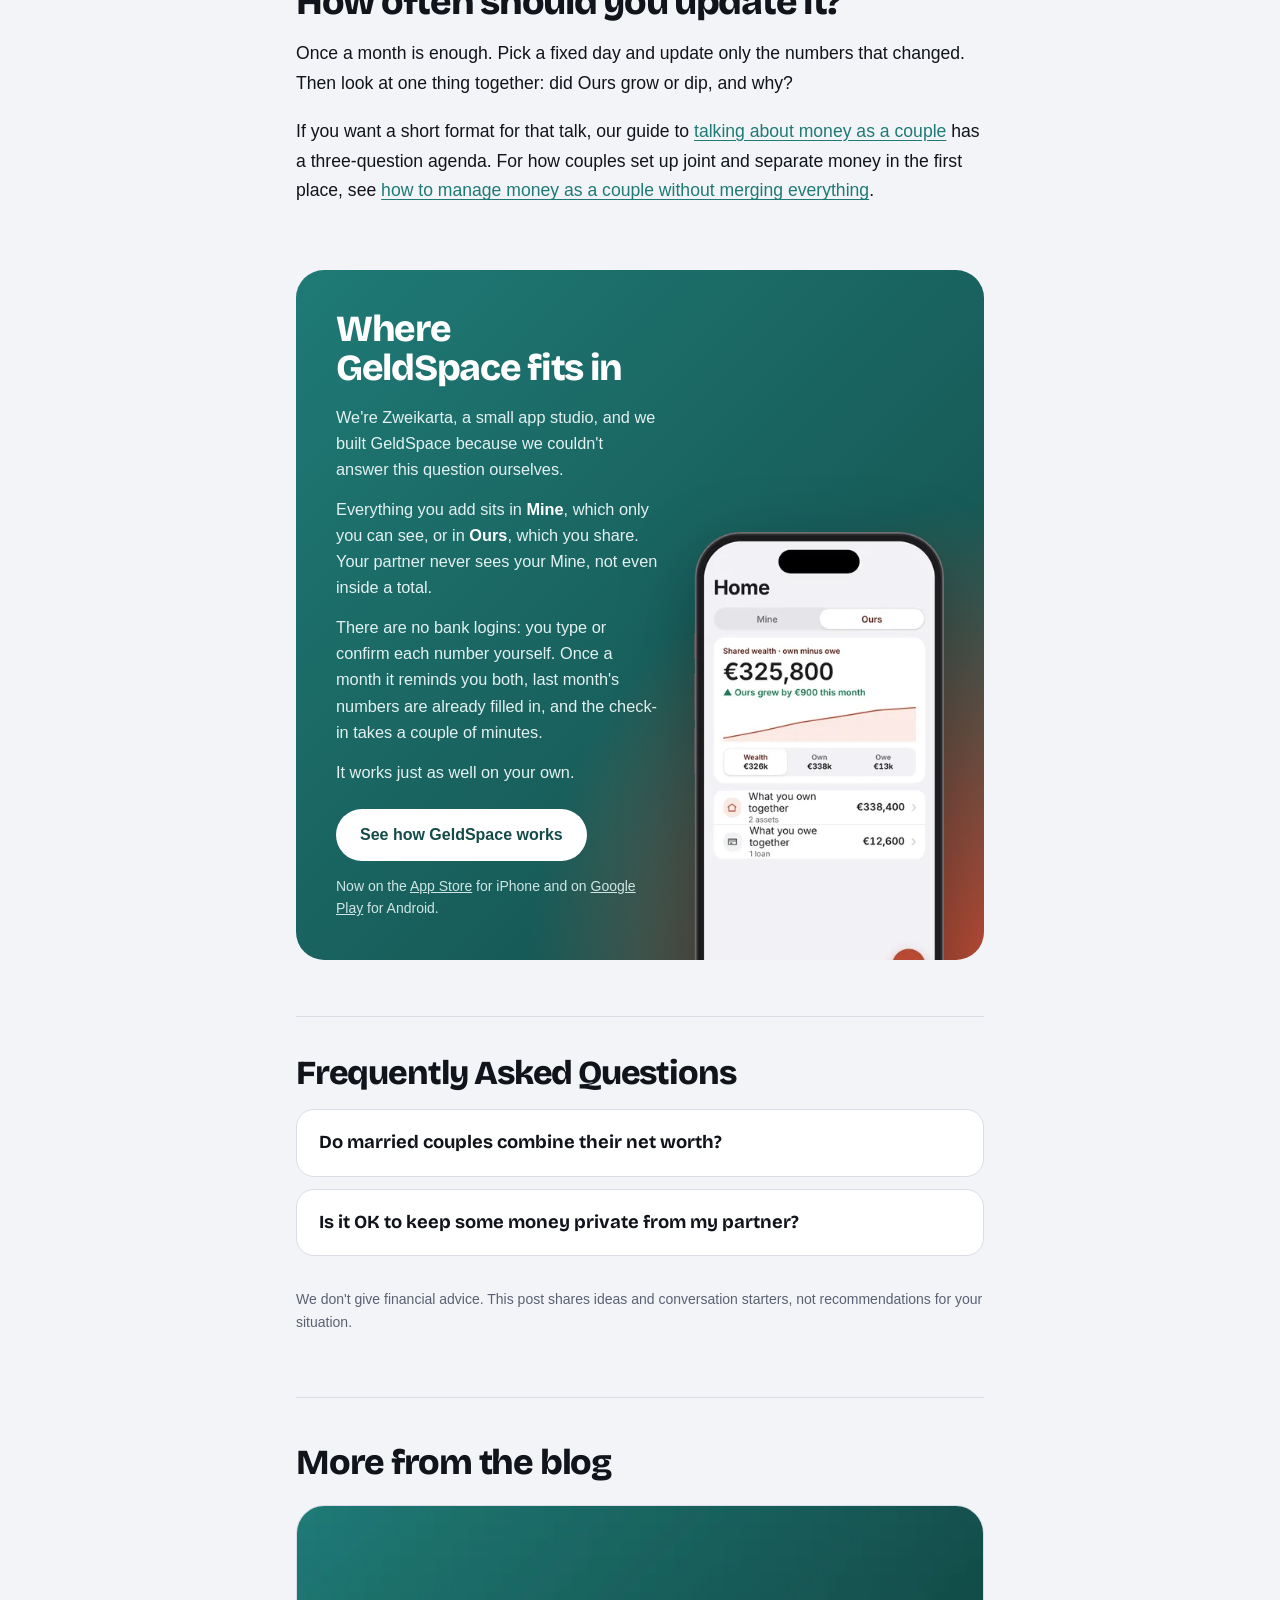
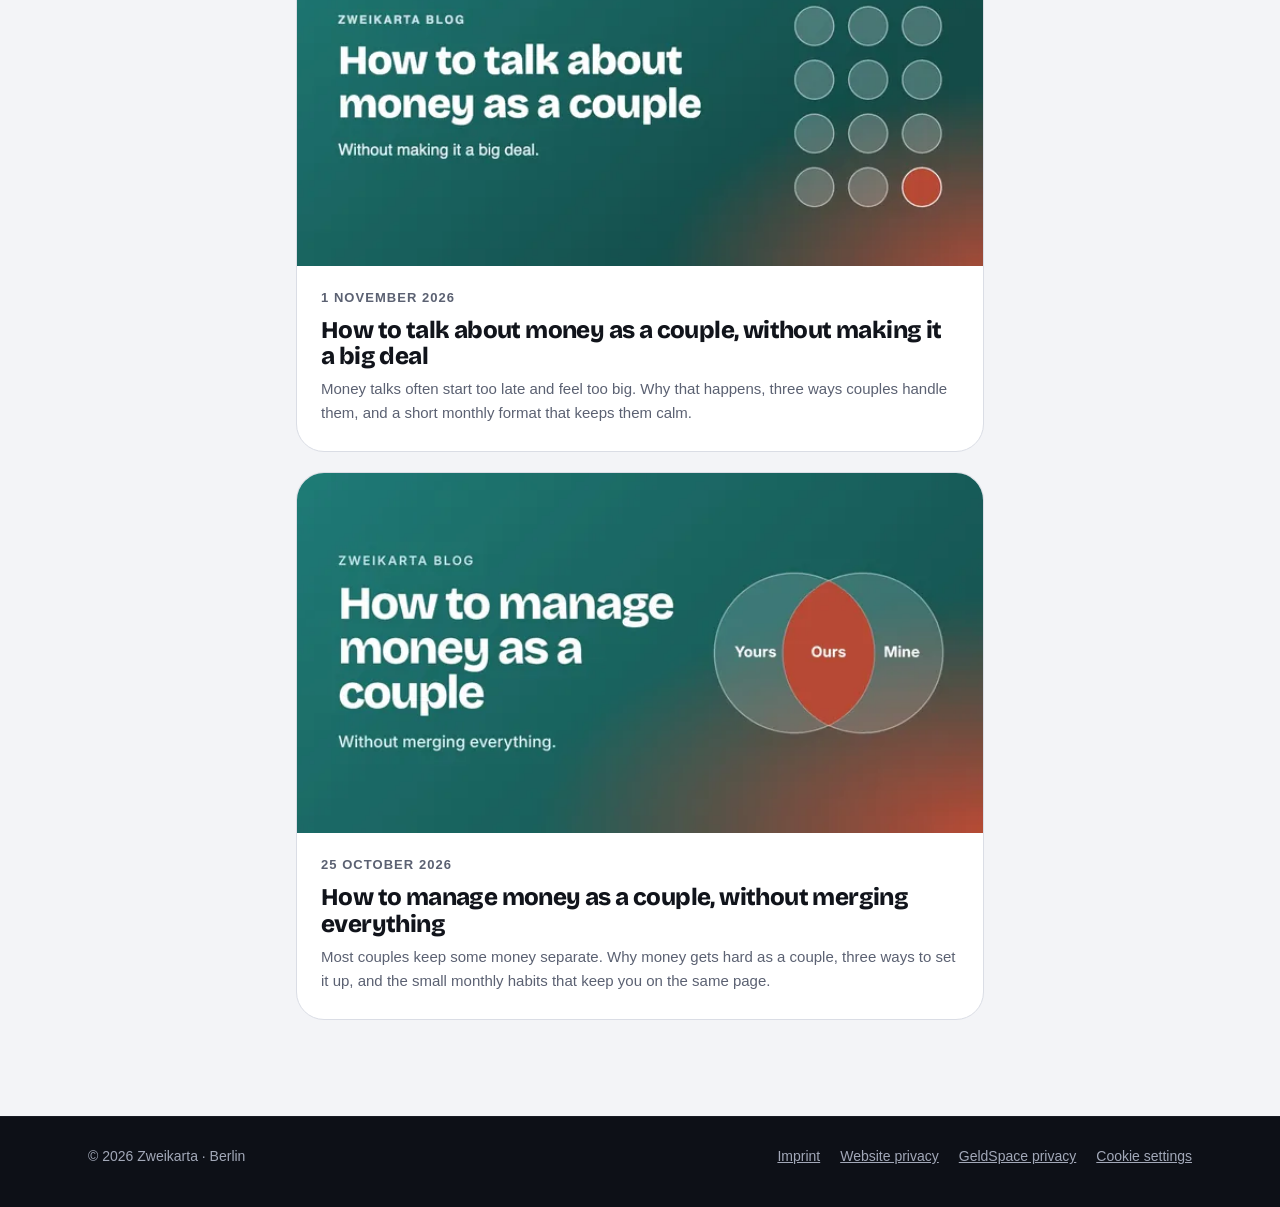
<file: blog/net-worth-as-a-couple/index.html>
<!doctype html>
<html lang="en">
<head>
<meta charset="utf-8">
<meta name="viewport" content="width=device-width, initial-scale=1">
<title>How to Calculate Your Net Worth as a Couple (With Example) · Zweikarta</title>
<meta name="description" content="Net worth is what you own minus what you owe. How to work it out as a couple, three ways to count it, a worked example, and the tricky items.">
<link rel="canonical" href="https://zweikarta.com/blog/net-worth-as-a-couple/">
<meta property="og:type" content="article">
<meta property="og:site_name" content="Zweikarta">
<meta property="og:title" content="How to Calculate Your Net Worth as a Couple (With Example) · Zweikarta">
<meta property="og:description" content="Net worth is what you own minus what you owe. How to work it out as a couple, three ways to count it, a worked example, and the tricky items.">
<meta property="og:url" content="https://zweikarta.com/blog/net-worth-as-a-couple/">
<meta property="og:image" content="https://zweikarta.com/assets/blog/net-worth-as-a-couple/cover.jpg">
<meta property="og:image:width" content="1200">
<meta property="og:image:height" content="630">
<meta property="og:image:alt" content="Cover: three bars showing what you own, minus what you owe, equals Ours.">
<meta name="twitter:card" content="summary_large_image">
<link rel="alternate" type="application/rss+xml" title="Zweikarta blog" href="https://zweikarta.com/blog/feed.xml">
<meta property="article:published_time" content="2026-11-18">
<meta property="article:modified_time" content="2026-11-18">
<script type="application/ld+json">
{
  "@context": "https://schema.org",
  "@graph": [
    {
      "@type": "BlogPosting",
      "@id": "https://zweikarta.com/blog/net-worth-as-a-couple/#post",
      "headline": "How to Calculate Your Net Worth as a Couple (With Example)",
      "description": "Net worth is what you own minus what you owe. How to work it out as a couple, three ways to count it, a worked example, and the tricky items.",
      "image": "https://zweikarta.com/assets/blog/net-worth-as-a-couple/cover.jpg",
      "datePublished": "2026-11-18",
      "dateModified": "2026-11-18",
      "inLanguage": "en",
      "wordCount": 1388,
      "mainEntityOfPage": "https://zweikarta.com/blog/net-worth-as-a-couple/",
      "author": {
        "@type": "Organization",
        "@id": "https://zweikarta.com/#org",
        "name": "Zweikarta",
        "url": "https://zweikarta.com/"
      },
      "publisher": {
        "@type": "Organization",
        "@id": "https://zweikarta.com/#org",
        "name": "Zweikarta",
        "logo": {
          "@type": "ImageObject",
          "url": "https://zweikarta.com/assets/mark.svg"
        }
      }
    },
    {
      "@type": "BreadcrumbList",
      "itemListElement": [
        {
          "@type": "ListItem",
          "position": 1,
          "name": "Zweikarta",
          "item": "https://zweikarta.com/"
        },
        {
          "@type": "ListItem",
          "position": 2,
          "name": "Blog",
          "item": "https://zweikarta.com/blog/"
        },
        {
          "@type": "ListItem",
          "position": 3,
          "name": "How to calculate your net worth as a couple: joint, separate, or both",
          "item": "https://zweikarta.com/blog/net-worth-as-a-couple/"
        }
      ]
    },
    {
      "@type": "FAQPage",
      "@id": "https://zweikarta.com/blog/net-worth-as-a-couple/#faq",
      "mainEntity": [
        {
          "@type": "Question",
          "name": "Do married couples combine their net worth?",
          "acceptedAnswer": {
            "@type": "Answer",
            "text": "Many do, and surveys usually measure net worth per household. But you don't have to merge accounts to know where you stand together. Counting a shared Ours and a private Mine each works whether you're married or not. What counts as shared in law depends on your country and situation, which is a question for a local adviser."
          }
        },
        {
          "@type": "Question",
          "name": "Is it OK to keep some money private from my partner?",
          "acceptedAnswer": {
            "@type": "Answer",
            "text": "Privacy you both agreed on is healthy. Hiding a debt isn't. The difference is that you both know the private part exists."
          }
        }
      ]
    }
  ]
}
</script>
<link rel="icon" href="/assets/mark.svg" type="image/svg+xml">
<link rel="preload" href="/assets/fonts/bricolage-grotesque-latin-800-normal.woff2" as="font" type="font/woff2" crossorigin>
<link rel="stylesheet" href="/assets/studio.css?v=9fafd399">
<script src="/assets/consent.js" defer></script>
</head>
<body class="blog-page">

<header class="blog-top">
  <div class="wrap topbar">
    <a class="logo" href="/" aria-label="Zweikarta home">
      <svg viewBox="0 0 34 22" aria-hidden="true"><defs><clipPath id="logo-clip"><circle cx="11" cy="11" r="10"/></clipPath></defs><circle cx="11" cy="11" r="10" fill="#3D5AFE"/><circle cx="23" cy="11" r="10" fill="#FFAE2B"/><circle class="lens" cx="23" cy="11" r="10" clip-path="url(#logo-clip)"/></svg>
      zweikarta
    </a>
    <nav aria-label="Main">
      <a href="/#apps">Apps</a>
      <a href="/geldspace/" class="hide-sm">GeldSpace</a>
      <a href="/blog/" aria-current="false">Blog</a>
    </nav>
  </div>
</header>

<main>
<article class="post wrap">
  <nav class="crumbs" aria-label="Breadcrumb"><a href="/blog/">Blog</a></nav>
  <h1>How to calculate your net worth as a couple: joint, separate, or both</h1>
  <p class="post-meta"><time datetime="2026-11-18">18 November 2026</time> · 6 min read · By Zweikarta</p>
  <figure class="post-cover"><picture><source type="image/webp" srcset="/assets/blog/net-worth-as-a-couple/cover-320.webp 320w, /assets/blog/net-worth-as-a-couple/cover-640.webp 640w, /assets/blog/net-worth-as-a-couple/cover-960.webp 960w, /assets/blog/net-worth-as-a-couple/cover-1200.webp 1200w" sizes="(max-width: 46rem) 100vw, 736px"><img src="/assets/blog/net-worth-as-a-couple/cover.jpg" width="1200" height="630" alt="Cover: three bars showing what you own, minus what you owe, equals Ours." fetchpriority="high"></picture></figure>
  <aside class="post-answer" aria-label="Short answer">
    <p class="kicker">The short answer</p>
<p>Your net worth as a couple is the value of everything you own, minus everything you owe. Add up your savings, investments, pensions and your home&#x27;s value. Then subtract your mortgage, loans and card balances. You can count it as one total for both of you, or as a shared total plus a separate total for each of you.</p>
  </aside>
  <aside class="post-takeaways" aria-label="Key Takeaways">
    <p class="kicker">Key Takeaways · Summary</p>
<ul><li>Net worth = what you own − what you owe. As a couple, the new question is <em>whose</em> each item is.</li><li>You don&#x27;t need to merge accounts. A shared total plus a private total each works for most couples.</li><li>Rough numbers are fine. Compare with your own last month, not with strangers.</li></ul>
  </aside>
  <nav class="post-toc" aria-label="In this post"><p class="kicker">In this post</p><ol><li><a href="#what-counts-as-net-worth">What counts as net worth?</a></li><li><a href="#three-ways-to-count-it-as-a-couple">Three ways to count it as a couple</a></li><li><a href="#how-to-calculate-it-step-by-step">How to calculate it, step by step</a></li><li><a href="#a-worked-example">A worked example</a></li><li><a href="#the-tricky-items">The tricky items</a></li><li><a href="#what-s-a-normal-net-worth-for-a-couple">What&#x27;s a normal net worth for a couple?</a></li><li><a href="#how-often-should-you-update-it">How often should you update it?</a></li><li><a href="#where-geldspace-fits-in">Where GeldSpace fits in</a></li></ol></nav>
  <div class="post-body">
<p>Ask a couple how much they own together and most will look at each other and guess. It isn&#x27;t carelessness. The numbers live in different apps and two different heads, and nobody has ever added them up.</p>
<h2 id="what-counts-as-net-worth">What counts as net worth?</h2>
<p>Net worth is one number: the value of everything you own, minus everything you owe.</p>
<p><strong>What you own − what you owe = net worth</strong></p>
<p><strong>What you own:</strong> bank and savings accounts, investments, pensions with a balance, and your home or car at a rough sale value.</p>
<p><strong>What you owe:</strong> your mortgage, car and student loans, and card balances you don&#x27;t clear each month.</p>
<p>It isn&#x27;t your income. A couple can earn a lot and have a small net worth, or the other way round.</p>
<h2 id="three-ways-to-count-it-as-a-couple">Three ways to count it as a couple</h2>
<p>Couples set up their money very differently. In a <a href="https://www.cpapracticeadvisor.com/2026/02/12/most-couples-keep-at-least-some-of-their-money-separate-survey-reveals/178000/">December 2025 Bankrate survey</a> of US adults with a partner, 38% had fully combined their finances, 26% kept them fully separate and 36% used a mix. How you count can follow the same setup.</p>
<figure class="wide"><picture><source type="image/webp" srcset="/assets/blog/net-worth-as-a-couple/three-ways-320.webp 320w, /assets/blog/net-worth-as-a-couple/three-ways-640.webp 640w, /assets/blog/net-worth-as-a-couple/three-ways-960.webp 960w, /assets/blog/net-worth-as-a-couple/three-ways-1280.webp 1280w, /assets/blog/net-worth-as-a-couple/three-ways-1920.webp 1920w, /assets/blog/net-worth-as-a-couple/three-ways-2400.webp 2400w" sizes="(max-width: 46rem) 100vw, 736px"><img src="/assets/blog/net-worth-as-a-couple/three-ways.png" width="2400" height="1040" alt="Three ways to count: one household number, Ours plus each partner&#x27;s Mine, or two separate numbers." decoding="async"></picture><figcaption>Three ways to count net worth as a couple. Most couples fit the middle one.</figcaption></figure>
<div class="post-table-wrap"><table class="post-table"><thead><tr><th>Way</th><th>What you count</th><th>Watch out for</th></tr></thead><tbody><tr><td><strong>One household number</strong></td><td>Everything either of you owns, minus everything either of you owes</td><td>One of you may feel their private savings disappear into &quot;ours&quot;</td></tr><tr><td><strong>Ours + Mine</strong></td><td>A shared number for what you own together, plus a private number each</td><td>You need to agree what counts as &quot;ours&quot;</td></tr><tr><td><strong>Two separate numbers</strong></td><td>Each of you counts only what&#x27;s in your own name</td><td>Shared things, like a home or a loan, get counted twice or not at all</td></tr></tbody></table></div>
<p>We like <strong>Ours + Mine</strong> for most couples, because it works whatever your setup. You can add the three numbers together whenever you both want to, but you never have to.</p>
<h2 id="how-to-calculate-it-step-by-step">How to calculate it, step by step</h2>
<ol><li><strong>Write today&#x27;s date.</strong> Net worth is a snapshot you&#x27;ll compare later.</li><li><strong>List what you own.</strong> Each balance from your banking and pension apps; a rough sale value for a home or car.</li><li><strong>List what you owe.</strong> The amount still to pay, not the monthly payment.</li><li><strong>Mark each line Ours or Mine.</strong> Joint accounts and loans you both signed go in Ours. Anything in one name goes in that person&#x27;s Mine.</li><li><strong>Add it up.</strong> Ours = shared assets − shared debts. Each Mine = that person&#x27;s assets − their debts.</li></ol>
<p>If you&#x27;d rather not do the math, our free <a href="/geldspace/net-worth/">net worth page</a> adds it up in your browser. Nothing is saved or sent.</p>
<h2 id="a-worked-example">A worked example</h2>
<p><strong>EXAMPLE:</strong> a made-up couple, Partner A and Partner B. The numbers are invented to show the math. The same steps work in any currency.</p>
<div class="post-table-wrap"><table class="post-table"><thead><tr><th>Item</th><th>Whose</th><th>Own</th><th>Owe</th></tr></thead><tbody><tr><td>Joint account</td><td>Ours</td><td>6,000</td><td></td></tr><tr><td>Home (rough sale value)</td><td>Ours</td><td>350,000</td><td></td></tr><tr><td>Mortgage left</td><td>Ours</td><td></td><td>240,000</td></tr><tr><td>Car (rough sale value)</td><td>Ours</td><td>12,000</td><td></td></tr><tr><td>Car loan</td><td>Ours</td><td></td><td>8,000</td></tr><tr><td>Savings</td><td>A&#x27;s Mine</td><td>9,000</td><td></td></tr><tr><td>Retirement account</td><td>A&#x27;s Mine</td><td>41,000</td><td></td></tr><tr><td>Student loan</td><td>A&#x27;s Mine</td><td></td><td>15,000</td></tr><tr><td>Savings</td><td>B&#x27;s Mine</td><td>4,000</td><td></td></tr><tr><td>Investment account</td><td>B&#x27;s Mine</td><td>22,000</td><td></td></tr><tr><td>Credit card balance</td><td>B&#x27;s Mine</td><td></td><td>2,500</td></tr></tbody></table></div>
<p>The three numbers:</p>
<ul><li><strong>Ours:</strong> 368,000 − 248,000 = <strong>120,000</strong></li><li><strong>A&#x27;s Mine:</strong> 50,000 − 15,000 = <strong>35,000</strong></li><li><strong>B&#x27;s Mine:</strong> 26,000 − 2,500 = <strong>23,500</strong></li></ul>
<p>If they both choose to share their Mine totals, their household net worth is 120,000 + 35,000 + 23,500 = <strong>178,500</strong>. Notice that most of their Ours is the home. Leave the home out and Ours drops to 10,000. That&#x27;s why the next question matters.</p>
<h2 id="the-tricky-items">The tricky items</h2>
<h3 id="should-you-include-your-house">Should you include your house?</h3>
<p>Most net worth figures include it: the home&#x27;s value minus the mortgage left. Because you can&#x27;t spend a home you live in, many couples also look at the number without it.</p>
<h3 id="retirement-accounts-and-pensions">Retirement accounts and pensions</h3>
<p>Count any account that shows a balance. A state pension with no cash value is usually left out; what matters is counting it the same way every month.</p>
<h3 id="does-a-partner-s-debt-count">Does a partner&#x27;s debt count?</h3>
<p>A debt in one partner&#x27;s name belongs in their Mine. A loan you both signed belongs in Ours, even if one of you makes the payments.</p>
<h3 id="money-from-family">Money from family</h3>
<p>An inheritance one of you keeps separate goes in that person&#x27;s Mine. If you agree to share it, move it to Ours.</p>
<h3 id="what-if-the-number-is-negative">What if the number is negative?</h3>
<p>It&#x27;s common early on, with student loans or a new mortgage. It&#x27;s a starting point, and the change from month to month matters more.</p>
<h2 id="what-s-a-normal-net-worth-for-a-couple">What&#x27;s a normal net worth for a couple?</h2>
<p>There&#x27;s no couple-specific figure that&#x27;s worth much, and comparing is less useful than it feels. For context, the US Federal Reserve&#x27;s <a href="https://www.federalreserve.gov/publications/October-2023-changes-in-us-family-finances-from-2019-to-2022.htm">2022 Survey of Consumer Finances</a> found a median family net worth of $192,900. The mean was $1,063,700, pulled up by a small number of very wealthy families. That&#x27;s why the median is the figure to look at.</p>
<div class="post-table-wrap"><table class="post-table"><thead><tr><th>Age of reference person</th><th>Median net worth, 2022 (US)</th></tr></thead><tbody><tr><td>Under 35</td><td>$39,000</td></tr><tr><td>35–44</td><td>$135,600</td></tr><tr><td>45–54</td><td>$247,200</td></tr><tr><td>55–64</td><td>$364,500</td></tr><tr><td>65–74</td><td>$409,900</td></tr><tr><td>75 and over</td><td>$335,600</td></tr></tbody></table></div>
<p>For a couple, the survey uses one partner&#x27;s age. Figures differ a lot by country and home ownership, so the comparison that tells you most is your own number against last month&#x27;s.</p>
<h2 id="how-often-should-you-update-it">How often should you update it?</h2>
<p>Once a month is enough. Pick a fixed day and update only the numbers that changed. Then look at one thing together: did Ours grow or dip, and why?</p>
<p>If you want a short format for that talk, our guide to <a href="/blog/how-to-talk-about-money-as-a-couple/">talking about money as a couple</a> has a three-question agenda. For how couples set up joint and separate money in the first place, see <a href="/blog/manage-money-as-a-couple/">how to manage money as a couple without merging everything</a>.</p>
  </div>
  <aside class="post-app" aria-label="GeldSpace">
    <div class="post-app-copy">
<h2 id="where-geldspace-fits-in">Where GeldSpace fits in</h2>
<p>We&#x27;re Zweikarta, a small app studio, and we built GeldSpace because we couldn&#x27;t answer this question ourselves.</p>
<p>Everything you add sits in <strong>Mine</strong>, which only you can see, or in <strong>Ours</strong>, which you share. Your partner never sees your Mine, not even inside a total.</p>
<p>There are no bank logins: you type or confirm each number yourself. Once a month it reminds you both, last month&#x27;s numbers are already filled in, and the check-in takes a couple of minutes.</p>
<p>It works just as well on your own.</p>
      <a class="btn btn-light" href="/geldspace/">See how GeldSpace works</a>
      <p class="post-app-note">Now on the <a href="https://apps.apple.com/app/geldspace-wealth-tracker/id6824031504?ct=blog-net-worth-as-a-couple">App Store</a> for iPhone and on <a href="https://play.google.com/store/apps/details?id=com.zweikarta.geldspace.app&amp;referrer=utm_source%3Dzweikarta.com%26utm_medium%3Dwebsite%26utm_campaign%3Dblog-net-worth-as-a-couple">Google Play</a> for Android.</p>
    </div>
    <picture><source type="image/webp" srcset="/assets/blog/net-worth-as-a-couple/ours-320.webp 320w, /assets/blog/net-worth-as-a-couple/ours-592.webp 592w" sizes="250px"><img src="/assets/blog/net-worth-as-a-couple/ours.png" width="592" height="1226" alt="GeldSpace on a phone" loading="lazy" decoding="async"></picture>
  </aside>
  <section class="post-faq" aria-labelledby="faq-net-worth-as-a-couple">
    <h2 id="faq-net-worth-as-a-couple">Frequently Asked Questions</h2>
    <div class="faq-list">
      <details><summary>Do married couples combine their net worth?</summary><p>Many do, and surveys usually measure net worth per household. But you don&#x27;t have to merge accounts to know where you stand together. Counting a shared Ours and a private Mine each works whether you&#x27;re married or not. What counts as shared in law depends on your country and situation, which is a question for a local adviser.</p></details><details><summary>Is it OK to keep some money private from my partner?</summary><p>Privacy you both agreed on is healthy. Hiding a debt isn&#x27;t. The difference is that you both know the private part exists.</p></details>
    </div>
  </section>
  <p class="post-disclaimer">We don't give financial advice. This post shares ideas and conversation starters, not recommendations for your situation.</p>
  <section class="post-related" aria-labelledby="related-net-worth-as-a-couple">
    <h2 id="related-net-worth-as-a-couple">More from the blog</h2>
    <ul class="post-cards">

    <li class="post-card">
      <a href="/blog/how-to-talk-about-money-as-a-couple/">
        <picture><source type="image/webp" srcset="/assets/blog/how-to-talk-about-money-as-a-couple/cover-320.webp 320w, /assets/blog/how-to-talk-about-money-as-a-couple/cover-640.webp 640w, /assets/blog/how-to-talk-about-money-as-a-couple/cover-960.webp 960w, /assets/blog/how-to-talk-about-money-as-a-couple/cover-1200.webp 1200w" sizes="(max-width: 760px) 100vw, 400px"><img src="/assets/blog/how-to-talk-about-money-as-a-couple/cover.jpg" width="1200" height="630" alt="" loading="lazy" decoding="async"></picture>
        <span class="post-card-text">
          <time datetime="2026-11-01">1 November 2026</time>
          <strong>How to talk about money as a couple, without making it a big deal</strong>
          <span>Money talks often start too late and feel too big. Why that happens, three ways couples handle them, and a short monthly format that keeps them calm.</span>
        </span>
      </a>
    </li>
    <li class="post-card">
      <a href="/blog/manage-money-as-a-couple/">
        <picture><source type="image/webp" srcset="/assets/blog/manage-money-as-a-couple/cover-320.webp 320w, /assets/blog/manage-money-as-a-couple/cover-640.webp 640w, /assets/blog/manage-money-as-a-couple/cover-960.webp 960w, /assets/blog/manage-money-as-a-couple/cover-1200.webp 1200w" sizes="(max-width: 760px) 100vw, 400px"><img src="/assets/blog/manage-money-as-a-couple/cover.jpg" width="1200" height="630" alt="" loading="lazy" decoding="async"></picture>
        <span class="post-card-text">
          <time datetime="2026-10-25">25 October 2026</time>
          <strong>How to manage money as a couple, without merging everything</strong>
          <span>Most couples keep some money separate. Why money gets hard as a couple, three ways to set it up, and the small monthly habits that keep you on the same page.</span>
        </span>
      </a>
    </li>
    </ul>
  </section>
</article>
</main>

<footer class="foot">
  <div class="wrap">
    <span>© 2026 Zweikarta · Berlin</span>
    <nav aria-label="Legal"><a href="/imprint/">Imprint</a><a href="/privacy/">Website privacy</a><a href="/geldspace/privacy/">GeldSpace privacy</a></nav>
  </div>
</footer>
</body>
</html>
</file>
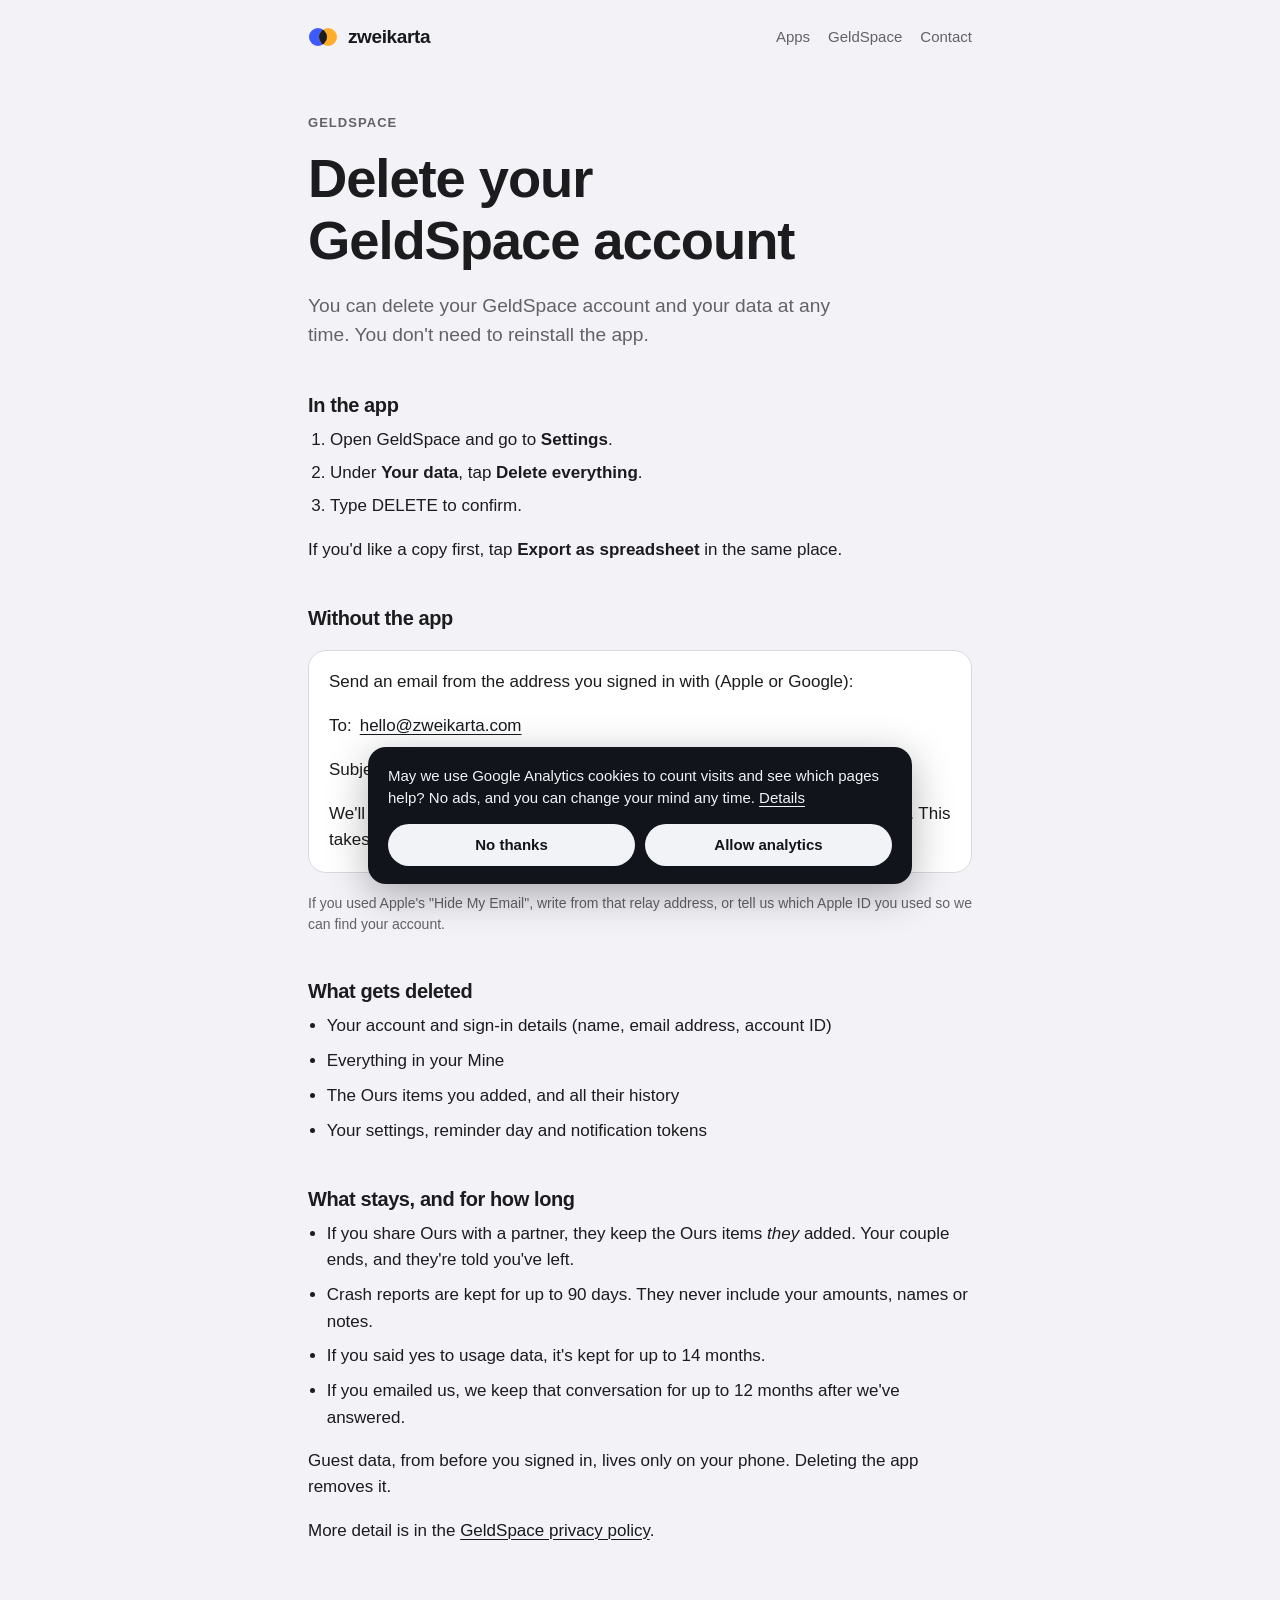
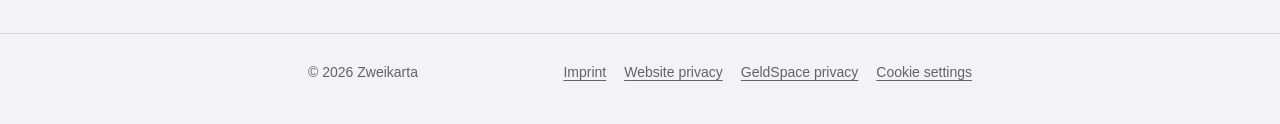
<file: geldspace/delete/index.html>
<!doctype html>
<html lang="en">
<head>
<meta charset="utf-8">
<meta name="viewport" content="width=device-width, initial-scale=1">
<title>Delete your GeldSpace account</title>
<meta name="description" content="How to delete your GeldSpace account and data, with or without the app.">
<link rel="canonical" href="https://zweikarta.com/geldspace/delete/">
<meta property="og:type" content="article">
<meta property="og:site_name" content="Zweikarta">
<meta property="og:title" content="Delete your GeldSpace account">
<meta property="og:description" content="How to delete your GeldSpace account and data, with or without the app.">
<meta property="og:url" content="https://zweikarta.com/geldspace/delete/">
<meta property="og:image" content="https://zweikarta.com/assets/og/geldspace.jpg">
<meta property="og:image:width" content="1200">
<meta property="og:image:height" content="630">
<meta property="og:image:alt" content="GeldSpace: bring your wealth into one clear space.">
<meta name="twitter:card" content="summary_large_image">
<link rel="icon" href="../../assets/mark.svg" type="image/svg+xml">
<link rel="stylesheet" href="../../assets/site.css">
<script src="../../assets/consent.js" defer></script>
</head>
<body class="gs">
<header class="site-header"><div class="wrap">
<a class="brand" href="../../"><svg viewBox="0 0 30 20" aria-hidden="true"><defs><clipPath id="logo-clip"><circle cx="10" cy="10" r="9"/></clipPath></defs><circle cx="10" cy="10" r="9" fill="#3D5AFE"/><circle cx="20" cy="10" r="9" fill="#FFAE2B"/><circle class="lens" cx="20" cy="10" r="9" clip-path="url(#logo-clip)"/></svg>zweikarta</a>
<nav aria-label="Main"><a href="../../#apps">Apps</a><a href="../../geldspace/">GeldSpace</a><a href="mailto:hello@zweikarta.com">Contact</a></nav>
</div></header>
<main><div class="wrap">
<div class="legal">
<p class="eyebrow">GeldSpace</p>
<h1>Delete your GeldSpace account</h1>
<p class="lede">You can delete your GeldSpace account and your data at any time. You don't need to reinstall the app.</p>

<h2>In the app</h2>
<ol class="steps">
  <li>Open GeldSpace and go to <b>Settings</b>.</li>
  <li>Under <b>Your data</b>, tap <b>Delete everything</b>.</li>
  <li>Type DELETE to confirm.</li>
</ol>
<p>If you'd like a copy first, tap <b>Export as spreadsheet</b> in the same place.</p>

<h2>Without the app</h2>
<div class="callout">
<p>Send an email from the address you signed in with (Apple or Google):</p>
<p class="copy-row">To: <a href="mailto:hello@zweikarta.com?subject=Delete%20my%20GeldSpace%20account">hello@zweikarta.com</a></p>
<p class="copy-row">Subject: <span class="mono">Delete my GeldSpace account</span></p>
<p>We'll check it's you, delete your account and data, and tell you when it's done. This takes at most 30 days.</p>
</div>
<p class="small">If you used Apple's "Hide My Email", write from that relay address, or tell us which Apple ID you used so we can find your account.</p>

<h2>What gets deleted</h2>
<ul class="features">
  <li>Your account and sign-in details (name, email address, account ID)</li>
  <li>Everything in your Mine</li>
  <li>The Ours items you added, and all their history</li>
  <li>Your settings, reminder day and notification tokens</li>
</ul>

<h2>What stays, and for how long</h2>
<ul class="features">
  <li>If you share Ours with a partner, they keep the Ours items <i>they</i> added. Your couple ends, and they're told you've left.</li>
  <li>Crash reports are kept for up to 90 days. They never include your amounts, names or notes.</li>
  <li>If you said yes to usage data, it's kept for up to 14 months.</li>
  <li>If you emailed us, we keep that conversation for up to 12 months after we've answered.</li>
</ul>
<p>Guest data, from before you signed in, lives only on your phone. Deleting the app removes it.</p>
<p>More detail is in the <a href="../privacy/">GeldSpace privacy policy</a>.</p>
</div>
</div></main>
<footer class="site-footer"><div class="wrap">
<span>© 2026 Zweikarta</span>
<nav aria-label="Legal"><a href="../../imprint/">Imprint</a><a href="../../privacy/">Website privacy</a><a href="../../geldspace/privacy/">GeldSpace privacy</a></nav>
</div></footer>
</body>
</html>
</file>
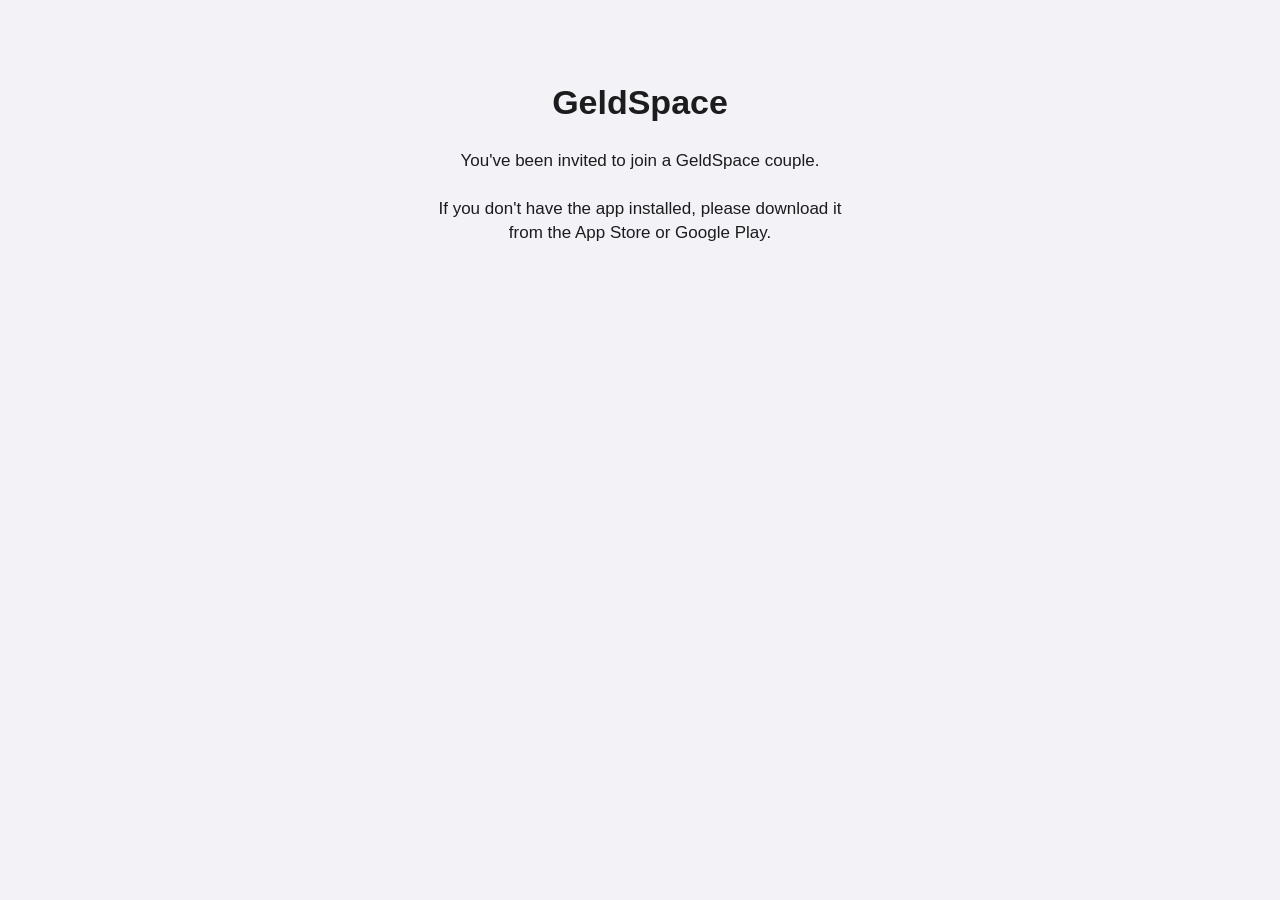
<file: geldspace/i/index.html>
<!doctype html>
<html lang="en">
<head>
<meta charset="utf-8">
<meta name="viewport" content="width=device-width, initial-scale=1">
<title>GeldSpace</title>
<style>
  body { margin: 0; background: #F2F2F7; color: #1C1C1E; font: 17px/1.4 -apple-system, "Inter", "Segoe UI", Roboto, sans-serif; }
  @media (prefers-color-scheme: dark) { body { background: #000000; color: #FFFFFF; } }
  main { max-width: 420px; margin: 0 auto; padding: 56px 16px; text-align: center; }
</style>
<script>
  window.onload = function() {
    // If we land here, the OS didn't intercept the Universal Link / App Link.
    // In the future, this page could detect the OS and redirect to the App Store or Play Store.
    const userAgent = navigator.userAgent || navigator.vendor || window.opera;
    const path = window.location.pathname;

    // For now, simply instruct the user
    document.getElementById("message").innerHTML = "You've been invited to join a GeldSpace couple.<br><br>If you don't have the app installed, please download it from the App Store or Google Play.";
  };
</script>
</head>
<body>
  <main>
    <h1>GeldSpace</h1>
    <p id="message">Opening your invitation...</p>
  </main>
</body>
</html>
</file>
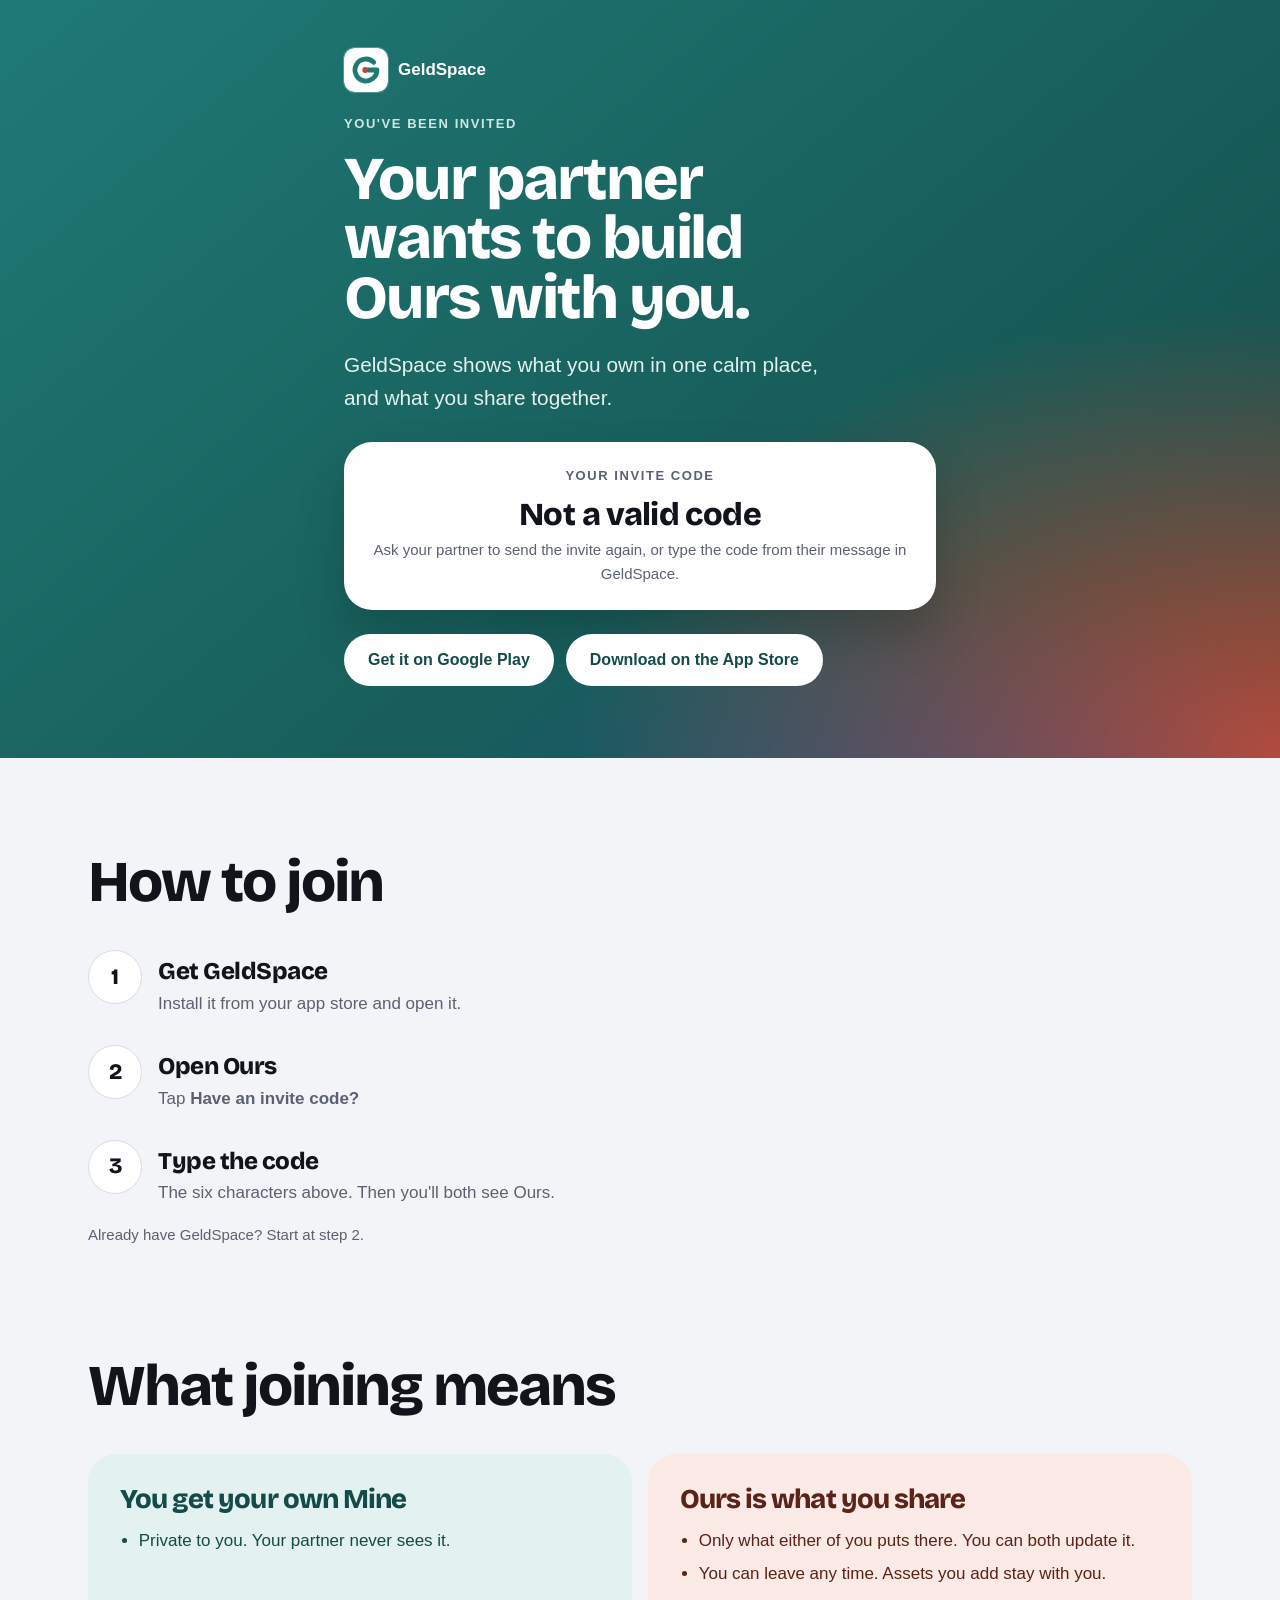
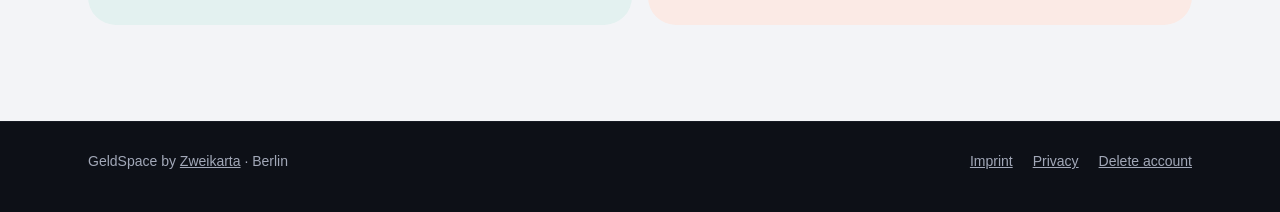
<file: geldspace/invite/index.html>
<!doctype html>
<html lang="en">
<head>
<meta charset="utf-8">
<meta name="viewport" content="width=device-width, initial-scale=1">
<title>Your GeldSpace invite</title>
<meta name="description" content="Your partner invited you to GeldSpace. Join them to build Ours together, while your own Mine stays private.">
<meta name="robots" content="noindex">
<meta name="referrer" content="no-referrer">
<link rel="icon" href="../../assets/mark.svg" type="image/svg+xml">
<link rel="preload" href="../../assets/fonts/bricolage-grotesque-latin-800-normal.woff2" as="font" type="font/woff2" crossorigin>
<link rel="stylesheet" href="../../assets/studio.css">
</head>
<body class="gs-page">

<!--
  Invite links are https://zweikarta.com/geldspace/invite/CODE. With the app installed, Android App
  Links and iOS Universal Links open the app instead. Otherwise GitHub Pages has no such file, so
  404.html sends the browser here as /geldspace/invite/#CODE (the code stays in the fragment, which
  never reaches the server).
-->
<header class="hero gs-hero">
  <div class="wrap gs-invite">
    <span class="app-tag">
      <svg viewBox="0 0 120 120" aria-hidden="true"><rect width="120" height="120" rx="27" fill="#FFFFFF"/><path d="M81.2 38.8 A30 30 0 1 0 90 60 H66" fill="none" stroke="#1F7A76" stroke-width="13" stroke-linecap="round" stroke-linejoin="round"/><circle cx="58" cy="60" r="8" fill="#B84A35"/></svg>
      GeldSpace
    </span>
    <p class="gs-invite-kicker">You've been invited</p>
    <h1>Your partner wants to build Ours with you.</h1>
    <p class="lede">GeldSpace shows what you own in one calm place, and what you share together.</p>

    <div class="code-card" id="card">
      <p class="code-label">Your invite code</p>
      <p class="code" id="code" aria-live="polite">······</p>
      <p class="code-note" id="note">Works for 7 days</p>
      <button type="button" class="code-copy" id="copy" hidden>Copy code</button>
    </div>

    <div class="ctas" id="stores">
      <a class="btn btn-light" id="play" href="https://play.google.com/store/apps/details?id=com.zweikarta.geldspace.app">Get it on Google Play</a>
      <span class="soon" id="appstore">App Store · coming soon</span>
    </div>
  </div>
</header>

<main>
  <section class="block" aria-labelledby="join-h">
    <div class="wrap">
      <div class="section-head"><h2 id="join-h">How to join</h2></div>
      <div class="steps3 gs-steps">
        <ol>
          <li><div><h3>Get GeldSpace</h3><p>Install it from your app store and open it.</p></div></li>
          <li><div><h3>Open Ours</h3><p>Tap <strong>Have an invite code?</strong></p></div></li>
          <li><div><h3>Type the code</h3><p>The six characters above. Then you'll both see Ours.</p></div></li>
        </ol>
      </div>
      <p class="note">Already have GeldSpace? Start at step 2.</p>
    </div>
  </section>

  <section class="block" aria-labelledby="what-h">
    <div class="wrap">
      <div class="section-head"><h2 id="what-h">What joining means</h2></div>
      <div class="spaces2 gs-what">
        <div class="space2 mine">
          <h3>You get your own Mine</h3>
          <ul><li>Private to you. Your partner never sees it.</li></ul>
        </div>
        <div class="space2 ours">
          <h3>Ours is what you share</h3>
          <ul><li>Only what either of you puts there. You can both update it.</li><li>You can leave any time. Assets you add stay with you.</li></ul>
        </div>
      </div>
    </div>
  </section>
</main>

<footer class="foot">
  <div class="wrap">
    <span>GeldSpace by <a href="../../">Zweikarta</a> · Berlin</span>
    <nav aria-label="Legal"><a href="../../imprint/">Imprint</a><a href="../privacy/">Privacy</a><a href="../delete/">Delete account</a></nav>
  </div>
</footer>

<script>
(function () {
  // Same alphabet and length as the app and functions/src/invites.ts (no 0, 1, I, L, O).
  var ALPHABET = "ABCDEFGHJKMNPQRSTUVWXYZ23456789";
  var LENGTH = 6;
  // GeldSpace's App Store id (App Store Connect › App Information › Apple ID). Set APP_STORE_LIVE
  // to true once the listing is live; until then iPhones see "coming soon" (the store link would 404).
  var APP_STORE_ID = "6824031504";
  var APP_STORE_LIVE = true;
  var APP_STORE = APP_STORE_LIVE ? "https://apps.apple.com/app/id" + APP_STORE_ID + "?ct=invite" : "";

  function fromUrl() {
    var raw = location.hash.slice(1) ||
      new URLSearchParams(location.search).get("code") ||
      (location.pathname.split("/geldspace/invite/")[1] || "").split("/")[0];
    try { raw = decodeURIComponent(raw); } catch (e) {}
    return raw.toUpperCase().replace(/[^A-Z0-9]/g, "");
  }

  var code = fromUrl();
  var valid = code.length === LENGTH && code.split("").every(function (c) { return ALPHABET.indexOf(c) >= 0; });
  var codeEl = document.getElementById("code");
  var note = document.getElementById("note");
  var copy = document.getElementById("copy");

  if (valid) {
    codeEl.textContent = code;
    codeEl.setAttribute("aria-label", code.split("").join(" "));
    copy.hidden = false;
    copy.addEventListener("click", function () {
      if (!navigator.clipboard) return;
      navigator.clipboard.writeText(code).then(function () {
        copy.textContent = "Copied";
        setTimeout(function () { copy.textContent = "Copy code"; }, 2000);
      }).catch(function () {});
    });
  } else {
    document.getElementById("card").classList.add("is-missing");
    codeEl.textContent = code ? "Not a valid code" : "No code in this link";
    note.textContent = "Ask your partner to send the invite again, or type the code from their message in GeldSpace.";
  }

  var ua = navigator.userAgent;
  var ios = /iPhone|iPad|iPod/.test(ua) || (/Macintosh/.test(ua) && navigator.maxTouchPoints > 1);
  var android = /Android/.test(ua);
  var play = document.getElementById("play");
  var appStore = document.getElementById("appstore");

  // The Play Store hands the code to the app after install (PAR-09, ADR-020).
  if (valid) play.href += "&referrer=" + encodeURIComponent("invite=" + code);

  if (APP_STORE) {
    var a = document.createElement("a");
    a.className = "btn btn-light";
    a.href = APP_STORE;
    a.textContent = "Download on the App Store";
    // The app looks for the link on the clipboard on first launch, so the code survives the install.
    a.addEventListener("click", function () {
      if (valid && navigator.clipboard) navigator.clipboard.writeText(location.origin + "/geldspace/invite/" + code).catch(function () {});
    });
    appStore.replaceWith(a);
    appStore = a;
  }
  if (ios) play.remove();
  if (android) appStore.remove();
})();
</script>
</body>
</html>
</file>
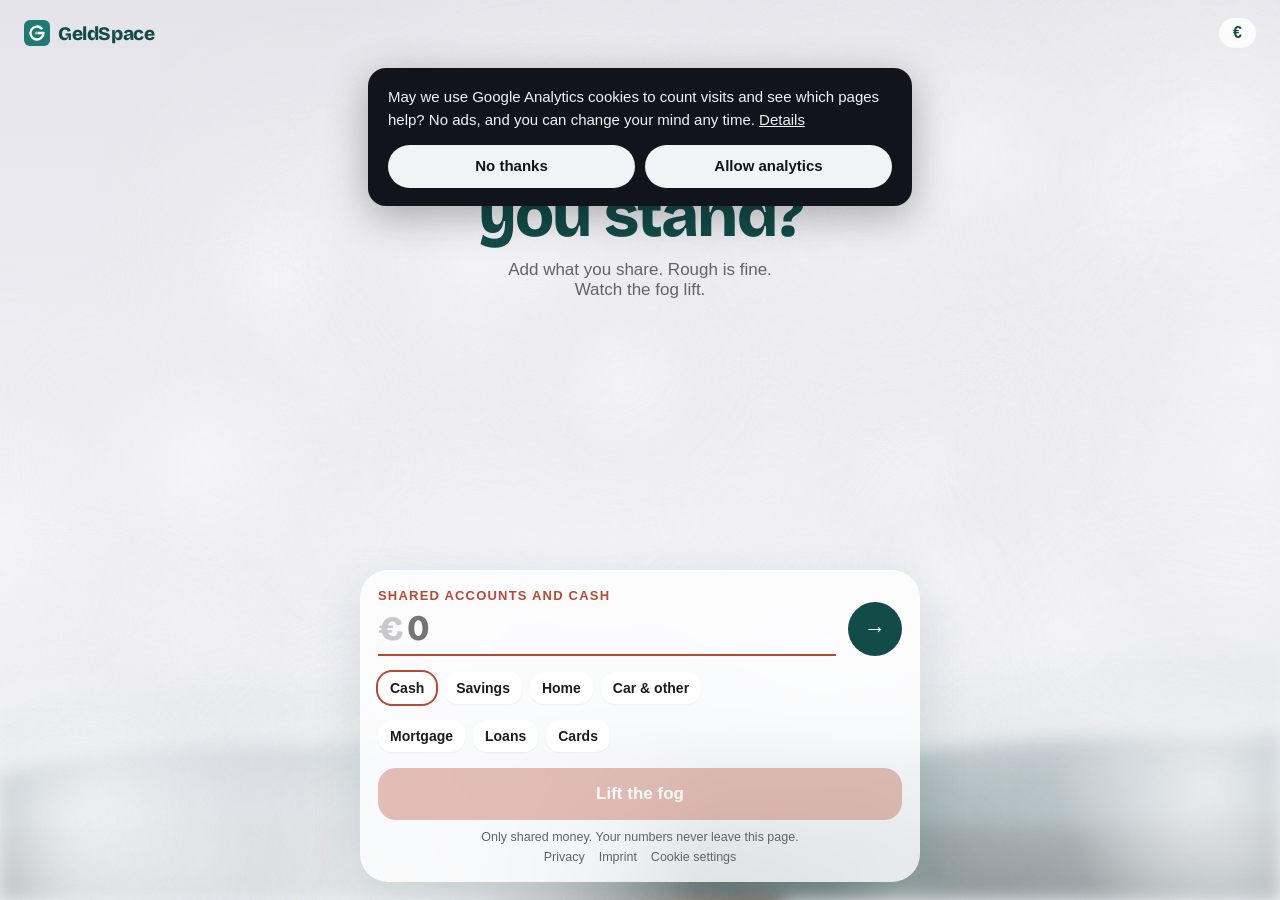
<file: geldspace/net-worth/index.html>
<!doctype html>
<html lang="en"><head><meta charset="utf-8"><meta name="viewport" content="width=device-width,initial-scale=1,viewport-fit=cover">
<title>Where do we stand? · GeldSpace</title>
<meta name="description" content="Add what you share, roughly. Watch the fog lift and see where you stand together. Free, and your numbers are never saved or sent.">
<meta name="theme-color" content="#F2F2F7">
<link rel="canonical" href="https://zweikarta.com/geldspace/net-worth/">
<meta property="og:type" content="website"><meta property="og:site_name" content="Zweikarta">
<meta property="og:title" content="Where do we stand? Lift the fog in two minutes">
<meta property="og:description" content="Add what you share, roughly. See where you stand together. Free, and your numbers are never saved or sent.">
<meta property="og:url" content="https://zweikarta.com/geldspace/net-worth/">
<meta property="og:image" content="https://zweikarta.com/assets/og/geldspace.jpg">
<meta property="og:image:width" content="1200">
<meta property="og:image:height" content="630">
<meta property="og:image:alt" content="GeldSpace: bring your wealth into one clear space.">
<meta name="twitter:card" content="summary_large_image">
<link rel="icon" href="../../assets/geldspace/icon.svg" type="image/svg+xml">
<link rel="preload" href="../../assets/fonts/bricolage-grotesque-latin-800-normal.woff2" as="font" type="font/woff2" crossorigin>
<style>
/* Same type as the rest of the site: Bricolage 800 for display (files shared with studio.css), system stack for text */
@font-face{font-family:"Bricolage";font-weight:800;font-display:swap;src:url(../../assets/fonts/bricolage-grotesque-latin-800-normal.woff2) format("woff2");unicode-range:U+0000-00FF,U+0131,U+0152-0153,U+02BB-02BC,U+02C6,U+02DA,U+02DC,U+0304,U+0308,U+0329,U+2000-206F,U+20AC,U+2122,U+2212}
@font-face{font-family:"Bricolage";font-weight:800;font-display:swap;src:url(../../assets/fonts/bricolage-grotesque-latin-ext-800-normal.woff2) format("woff2");unicode-range:U+0100-02AF,U+1E00-1E9F,U+20A0-20AB,U+2C60-2C7F,U+A720-A7FF}
/* GeldSpace colours (geldspace.css) on the Sanctuary palette (.gs in site.css). --dip: amber for what you owe, so debt is never red. */
:root{--canvas:#F2F2F7;--ours:#B84A35;--ours-ink:#5C2318;--ours-tint:#FBEAE5;--mine:#1F7A76;--mine-ink:#134B48;--mine-tint:#E3F1F0;--dip:#9A5614;--text:#1C1C1E;--muted:#636366;--line:#D8D8DE;--faint:#C7C7CC;
 --display:"Bricolage",-apple-system,"Segoe UI",Roboto,sans-serif;--body:-apple-system,BlinkMacSystemFont,"Inter","Segoe UI",Roboto,"Helvetica Neue",Arial,sans-serif}
*{box-sizing:border-box}
html,body{margin:0;height:100%;overflow:hidden;background:var(--canvas);color:var(--text);font-family:var(--body);-webkit-font-smoothing:antialiased}
button{font:inherit;cursor:pointer}
.sky,.sky2{position:fixed;inset:0;background:linear-gradient(180deg,#E4E4EA 0%,#F2F2F7 60%)}
.sky2{background:linear-gradient(180deg,#F8D9CF 0%,var(--ours-tint) 45%,#FFF7F3 70%);opacity:0;transition:opacity 2.4s ease}
.land{position:fixed;inset:0;transition:filter 2s ease}
.sun{position:absolute;left:50%;bottom:22vh;width:min(46vw,300px);aspect-ratio:1;transform:translate(-50%,105%);border-radius:50%;
 background:radial-gradient(circle at 50% 45%,#E07A62,var(--ours) 60%,#A53F2C);box-shadow:0 0 0 0 rgba(184,74,53,0);transition:transform 2.6s cubic-bezier(.3,0,.1,1),box-shadow 2.6s}
.rays{position:absolute;left:50%;top:50%;width:260%;aspect-ratio:1;transform:translate(-50%,-50%);border-radius:50%;opacity:0;transition:opacity 2s 1s;
 background:repeating-conic-gradient(from 0deg,rgba(184,74,53,.10) 0 6deg,transparent 6deg 18deg);-webkit-mask:radial-gradient(closest-side,#000 30%,transparent);mask:radial-gradient(closest-side,#000 30%,transparent);animation:spin 60s linear infinite}
@keyframes spin{to{transform:translate(-50%,-50%) rotate(360deg)}}
.hills{position:absolute;left:0;right:0;bottom:0;width:100%;height:42vh}
#fog{position:fixed;inset:0;width:100%;height:100%;pointer-events:none}
.top{position:fixed;inset:0 0 auto;display:flex;justify-content:space-between;align-items:center;padding:18px 24px;z-index:4}
.wm{display:flex;align-items:center;gap:8px;font-family:var(--display);font-weight:800;letter-spacing:-.02em;color:var(--mine-ink);font-size:19px;text-decoration:none}.wm img{display:block;width:26px;height:26px}
.cur{border:0;background:rgba(255,255,255,.8);border-radius:20px;padding:6px 14px;font-weight:700;color:var(--mine-ink)}
.title{position:fixed;left:0;right:0;top:13vh;text-align:center;padding:0 20px;z-index:3;transition:opacity .8s,transform .8s}
.title h1{margin:0;font-family:var(--display);font-weight:800;font-size:clamp(34px,6vw,64px);letter-spacing:-1.8px;line-height:1.02;color:var(--mine-ink)}
.title p{margin:12px 0 0;color:var(--muted);font-size:17px}
/* dock */
.dock{position:fixed;left:50%;bottom:max(18px,env(safe-area-inset-bottom));transform:translateX(-50%);width:min(560px,calc(100% - 24px));z-index:3;
 background:rgba(255,255,255,.78);-webkit-backdrop-filter:blur(18px) saturate(1.4);backdrop-filter:blur(18px) saturate(1.4);border-radius:28px;padding:18px;box-shadow:0 20px 50px rgba(19,75,72,.14);transition:transform .9s cubic-bezier(.6,0,.2,1),opacity .6s}
.active{display:flex;align-items:flex-end;gap:12px}
.active .f{flex:1;min-width:0}
.active label{display:block;font-size:13px;font-weight:700;letter-spacing:1.2px;text-transform:uppercase;color:var(--ours)}
.active label.owe{color:var(--dip)}
.active .in{display:flex;align-items:baseline;gap:4px;border-bottom:2.5px solid var(--line);transition:border-color .2s}
.active .in:focus-within{border-color:var(--ours)}
.active .in span{font-family:var(--display);font-weight:800;font-size:34px;color:var(--faint)}
.active input{flex:1;min-width:0;border:0;background:none;outline:none;padding:4px 0;font:800 36px var(--display);letter-spacing:-1px;color:var(--text);font-variant-numeric:tabular-nums}
.ok{flex:none;width:54px;height:54px;border-radius:50%;border:0;background:var(--mine-ink);color:#fff;font-size:22px}
.chips{display:flex;flex-wrap:wrap;gap:8px;margin-top:16px}
.chip{border:0;border-radius:14px;padding:8px 12px;background:#fff;font-weight:600;font-size:14px;color:var(--text);display:flex;gap:6px;align-items:center;box-shadow:0 1px 2px rgba(0,0,0,.05);transition:all .2s}
.chip small{font-weight:700;color:var(--ours);font-variant-numeric:tabular-nums}
.chip.owe small{color:var(--dip)}
.chip.on{box-shadow:0 0 0 2px var(--ours)}.chip.owe.on{box-shadow:0 0 0 2px var(--dip)}
.chip.sep{flex-basis:100%;height:0;padding:0;margin:0;box-shadow:none;background:none}
.lift{display:block;width:100%;margin-top:16px;border:0;border-radius:18px;padding:16px;background:var(--ours);color:#fff;font-weight:700;font-size:17px;box-shadow:0 8px 22px rgba(184,74,53,.3);transition:opacity .3s}
.lift:disabled{opacity:.35;box-shadow:none;cursor:default}
/* result */
.res{position:fixed;left:0;right:0;top:11vh;text-align:center;z-index:3;padding:0 20px;pointer-events:none;opacity:0;transition:opacity .6s}
.res.show{opacity:1;pointer-events:auto}
.pill{display:inline-block;text-transform:uppercase;padding:7px 16px;border-radius:20px;background:rgba(255,255,255,.75);color:var(--ours-ink);font-weight:700;font-size:12.5px;letter-spacing:1.4px}
.num{font-family:var(--display);font-weight:800;font-size:clamp(52px,11vw,116px);letter-spacing:-3px;line-height:1;margin:16px 0 0;color:var(--ours-ink);font-variant-numeric:tabular-nums;white-space:nowrap}
.num.neg{color:var(--dip)}
.num i{font-style:normal;display:inline-block;animation:ch .7s cubic-bezier(.2,.8,.2,1) both}
@keyframes ch{from{opacity:0;filter:blur(12px);transform:translateY(-.3em)}to{opacity:1;filter:none;transform:none}}
.path{display:flex;justify-content:center;align-items:flex-start;gap:0;margin:30px auto 0;max-width:520px}
.st{flex:1;display:flex;flex-direction:column;align-items:center;gap:8px;font-size:13px;font-weight:700;color:rgba(92,35,24,.45);position:relative;opacity:0;transform:translateY(10px);transition:all .6s}
.st.in{opacity:1;transform:none}
.st::before{content:"";position:absolute;top:8px;left:-50%;width:100%;height:2px;background:rgba(92,35,24,.18);z-index:-1}
.st:first-child::before{display:none}
.st b{width:18px;height:18px;border-radius:50%;background:#fff;border:2px solid rgba(92,35,24,.25)}
.st.past b{background:var(--mine);border-color:var(--mine)}.st.past{color:var(--mine-ink)}
.st.here b{background:var(--ours);border-color:#fff;box-shadow:0 0 0 6px rgba(184,74,53,.25);animation:beat 1.8s ease-in-out infinite}.st.here{color:var(--ours-ink)}
@keyframes beat{50%{box-shadow:0 0 0 12px rgba(184,74,53,.08)}}
.late{opacity:0;transition:opacity .6s}.late.in{opacity:1}
.tag{margin-top:14px;color:var(--ours-ink);font-weight:600;font-size:16px}
.app{position:fixed;left:50%;bottom:max(18px,env(safe-area-inset-bottom));width:min(480px,calc(100% - 24px));z-index:4;background:#fff;border-radius:24px;padding:18px;box-shadow:0 20px 50px rgba(92,35,24,.16);
 transform:translate(-50%,140%);transition:transform .9s cubic-bezier(.2,.8,.2,1)}
.app.show{transform:translate(-50%,0)}
.app .h{display:flex;gap:14px;align-items:center;margin-bottom:14px}
.icon{flex:none;display:block;width:52px;height:52px}
.app b{display:block;font-family:var(--display);font-weight:800;letter-spacing:-.02em;font-size:19px}.app small{font-size:14.5px;color:var(--muted);line-height:1.35}
.stores{display:flex;gap:10px;flex-wrap:wrap}
.store{flex:1;min-width:230px;white-space:nowrap;display:flex;align-items:center;justify-content:center;gap:8px;background:#000;color:#fff;text-decoration:none;border-radius:12px;padding:11px 14px;font-weight:600;font-size:14.5px}
.store svg{width:18px;height:18px;flex:none}
.again{display:block;margin:10px auto 0;border:0;background:none;color:var(--muted);font-weight:600;font-size:14.5px}
.note{margin:10px 0 0;text-align:center;font-size:12.5px;color:var(--muted)}
.demo{background:var(--mine-ink);color:#fff;font-weight:800;font-size:11.5px;letter-spacing:1.4px;padding:5px 12px;border-radius:20px}
.foot{display:flex;justify-content:center;gap:14px;margin-top:6px;font-size:12.5px}
.foot a{color:var(--muted);text-decoration:none}.foot a:hover{text-decoration:underline}
button:focus-visible,a:focus-visible{outline:3px solid var(--mine);outline-offset:2px}
.sr{position:absolute;width:1px;height:1px;overflow:hidden;clip:rect(0 0 0 0)}
body.lifted .title{opacity:0;transform:translateY(-30px)}
body.lifted .dock{transform:translate(-50%,140%);opacity:0}
body.lifted .sky2{opacity:1}
body.lifted .sun{transform:translate(-50%,30%);box-shadow:0 0 140px 40px rgba(224,122,98,.35)}
body.lifted .rays{opacity:1}
@media (max-height:720px){.title{top:9vh}.res{top:8vh}.path{margin-top:18px}.tag{font-size:15px}}
@media (max-height:640px){.res{top:6vh}.num{font-size:clamp(44px,10vw,80px)}.path{margin-top:12px}}
@media (max-width:520px){.dock{padding:14px}.active input{font-size:30px}.active .in span{font-size:28px}.chip{font-size:13px;padding:7px 10px}.title p{font-size:15.5px}}
/* Short screens (landscape phones, big text): result and card flow and scroll instead of overlapping */
@media (max-height:560px){body.lifted{overflow:visible;height:auto}body.lifted .top{position:absolute}html:has(body.lifted){overflow:auto}
 body.lifted .res,body.lifted .app{position:relative;top:auto;left:auto;bottom:auto;margin:84px auto 0;transform:none}
 body.lifted .app{display:none;margin:24px auto 24px}body.lifted .app.show{display:block}}
@media (prefers-reduced-motion:reduce){*{animation-duration:.01s!important;transition-duration:.01s!important}}
/* Consent banner (assets/consent.js) sits at the top here, so it never covers the input dock */
.zk-consent{bottom:auto!important;top:68px}
</style>
<script src="../../assets/consent.js" defer></script>
</head><body>
<div class="sky"></div><div class="sky2"></div>
<div class="land" id="land" aria-hidden="true">
  <div class="sun"><i class="rays"></i></div>
  <svg class="hills" viewBox="0 0 1440 400" preserveAspectRatio="none">
    <path d="M0 210 C220 150 380 190 560 165 C760 135 900 200 1100 160 C1260 130 1360 150 1440 140 V400 H0Z" fill="#CFE6E3"/>
    <path d="M0 270 C180 220 330 250 520 228 C720 205 860 265 1060 240 C1240 218 1350 236 1440 225 V400 H0Z" fill="#1F7A76"/>
    <path d="M0 330 C200 300 420 335 640 310 C860 286 1080 340 1300 318 C1380 310 1420 312 1440 314 V400 H0Z" fill="#134B48"/>
  </svg>
</div>
<canvas id="fog" aria-hidden="true"></canvas>
<header class="top"><a class="wm" href="../"><img src="../../assets/geldspace/icon.svg" alt="" width="26" height="26">GeldSpace</a><button class="cur" id="cur" aria-label="Change currency">€</button></header>

<div class="title"><h1>Can't see where<br>you stand?</h1><p>Add what you share. Rough is fine.<br>Watch the fog lift.</p></div>

<section class="dock" id="dock">
  <div class="active"><div class="f"><label id="lbl" for="amt">Shared accounts and cash</label><div class="in"><span class="s">€</span><input id="amt" inputmode="numeric" autocomplete="off" placeholder="0"></div></div><button class="ok" id="ok" aria-label="Next">→</button></div>
  <div class="chips" id="chips"></div>
  <button class="lift" id="lift" disabled>Lift the fog</button>
  <p class="note">Only shared money. Your numbers never leave this page.</p>
  <footer><nav class="foot" aria-label="Legal"><a href="../../privacy/">Privacy</a><a href="../../imprint/">Imprint</a></nav></footer>
</section>

<section class="res" id="res">
  <span class="pill" id="rp">Together, you stand at</span>
  <div class="num" id="num"></div>
  <div class="path" id="path"><div class="st past"><b></b>Fog</div><div class="st here"><b></b>Clear</div><div class="st"><b></b>Steady</div><div class="st"><b></b>Coast</div><div class="st"><b></b>Free</div></div>
  <p class="tag late" id="tag">You just left the fog.</p>
</section>
<section class="app" id="app">
  <div class="h"><img class="icon" src="../../assets/geldspace/icon.svg" alt="" width="52" height="52"><div><b>Stay in the clear.</b><small>GeldSpace keeps this up to date: two minutes a month, together. Your private money stays yours. Free to start, no bank login.</small></div></div>
  <div class="stores">
    <a class="store" href="https://apps.apple.com/app/geldspace-wealth-tracker/id6824031504?ct=geldspace-networth" data-store="ios"><svg viewBox="0 0 24 24" aria-hidden="true"><path fill="currentColor" d="M16.4 12.6c0-2.5 2-3.7 2.1-3.8-1.2-1.7-3-1.9-3.6-2-1.5-.2-3 .9-3.8.9s-2-.9-3.3-.9c-1.7 0-3.3 1-4.2 2.5-1.8 3.1-.5 7.7 1.3 10.2.9 1.2 1.9 2.6 3.2 2.6 1.3-.1 1.8-.8 3.3-.8s2 .8 3.3.8c1.4 0 2.3-1.3 3.1-2.5 1-1.4 1.4-2.8 1.4-2.9 0 0-2.7-1-2.8-4.1zM14 5.1c.7-.8 1.2-2 1-3.1-1 0-2.2.7-2.9 1.5-.6.7-1.2 1.9-1 3 1.1.1 2.2-.6 2.9-1.4z"/></svg>Download on the App Store</a>
    <a class="store" href="https://play.google.com/store/apps/details?id=com.zweikarta.geldspace.app&amp;referrer=utm_source%3Dzweikarta.com%26utm_medium%3Dwebsite%26utm_campaign%3Dgeldspace-networth" data-store="android"><svg viewBox="0 0 24 24" aria-hidden="true"><path fill="currentColor" d="M3.6 2.3c-.3.3-.4.7-.4 1.2v17c0 .5.1.9.4 1.2l.1.1 9.5-9.5v-.2L3.7 2.2l-.1.1zM16.4 15.5l-3.2-3.2v-.2l3.2-3.2.1.1 3.8 2.1c1.1.6 1.1 1.6 0 2.2l-3.8 2.1-.1.1zM16.5 15.4 13.2 12l-9.6 9.7c.4.4.9.4 1.6.1l11.3-6.4M16.5 8.6 5.2 2.2C4.5 1.8 4 1.9 3.6 2.3l9.6 9.7 3.3-3.4z"/></svg>Get it on Google Play</a>
  </div>
  <button class="again" id="again">Start again</button>
  <nav class="foot"><a href="../">About GeldSpace</a><a href="../privacy/">Privacy</a><a href="../../imprint/">Imprint</a></nav>
</section>
<div class="sr" aria-live="polite" id="live"></div>

<script>
const $=s=>document.querySelector(s);
/* Analytics: GA events go out only if the visitor allowed analytics (consent.js defines gtag then).
   Never amounts or results: only that a step happened, how many of the 7 items were filled, and the currency.
   Store clicks are counted by consent.js as "store_click" with campaign geldspace-networth. */
const DEMO=new URLSearchParams(location.search).has('demo');const sent=new Set();
const track=(name,p)=>{if(DEMO||sent.has(name)||typeof gtag!=='function')return;sent.add(name);gtag('event',name,Object.assign({page:'networth'},p||{}));};
const reduce=matchMedia('(prefers-reduced-motion: reduce)').matches;
const ITEMS=[
 {k:'cash',side:'own',c:'Cash',l:'Shared accounts and cash'},
 {k:'inv',side:'own',c:'Savings',l:'Savings and investments'},
 {k:'home',side:'own',c:'Home',l:'Our home'},
 {k:'other',side:'own',c:'Car & other',l:'Car and other things'},
 {k:'mort',side:'owe',c:'Mortgage',l:'Mortgage left to pay'},
 {k:'loan',side:'owe',c:'Loans',l:'Loans and car finance'},
 {k:'card',side:'owe',c:'Cards',l:'Credit cards'}];
const CURS=['EUR','GBP','USD'];let ci=0;const sym=()=>({EUR:'€',GBP:'£',USD:'$'})[CURS[ci]];
const fmt=v=>new Intl.NumberFormat('en-GB',{style:'currency',currency:CURS[ci],currencyDisplay:'narrowSymbol',maximumFractionDigits:0}).format(v);
const short=v=>new Intl.NumberFormat('en-GB',{style:'currency',currency:CURS[ci],currencyDisplay:'narrowSymbol',notation:'compact',maximumFractionDigits:1}).format(v);
const V={},done=new Set();let cur=0;
const sum=s=>ITEMS.filter(x=>x.side===s).reduce((a,x)=>a+(V[x.k]||0),0);

/* ---------- fog ---------- */
const cv=$('#fog'),cx=cv.getContext('2d');let FW,FH,fogTarget=1,fog=1,wind=0;const P=[];
function size(){const d=devicePixelRatio||1;FW=innerWidth;FH=innerHeight;cv.width=FW*d;cv.height=FH*d;cx.setTransform(d,0,0,d,0,0);}
size();addEventListener('resize',size);
for(let n=0;n<46;n++)P.push({x:Math.random()*FW,y:FH*(.15+Math.random()*.95),r:120+Math.random()*220,v:.15+Math.random()*.35,a:.35+Math.random()*.4,ph:Math.random()*6});
const puff=document.createElement('canvas');puff.width=puff.height=256;{const g=puff.getContext('2d'),rg=g.createRadialGradient(128,128,0,128,128,128);rg.addColorStop(0,'rgba(250,250,252,1)');rg.addColorStop(.5,'rgba(236,236,241,.6)');rg.addColorStop(1,'rgba(236,236,241,0)');g.fillStyle=rg;g.fillRect(0,0,256,256);}
function frame(t){
  fog+=(fogTarget-fog)*(reduce?1:.03);
  cx.clearRect(0,0,FW,FH);
  if(fog>.005){for(const p of P){p.x+=p.v+wind*(1+p.v*3);p.y+=Math.sin(t/3000+p.ph)*.15-wind*.15;
      if(p.x-p.r>FW&&wind<1)p.x=-p.r;
      cx.globalAlpha=p.a*fog;cx.drawImage(puff,p.x-p.r,p.y-p.r,p.r*2,p.r*2);}}
  /* once the fog has fully lifted, settle and stop the loop to save battery */
  if(fogTarget===0&&fog<.005){$('#land').style.filter='none';return;}
  $('#land').style.filter=`blur(${fog*9}px) saturate(${1-fog*.6})`;
  requestAnimationFrame(frame);
}
requestAnimationFrame(frame);

/* ---------- inputs ---------- */
function chips(){
  $('#chips').innerHTML=ITEMS.map((x,j)=>(j===4?'<i class="chip sep"></i>':'')+`<button class="chip ${x.side}${j===cur?' on':''}" data-j="${j}" aria-pressed="${j===cur}" aria-label="${x.l}${done.has(x.k)?', '+fmt(V[x.k]||0):''}">${x.c}${done.has(x.k)?` <small>${short(V[x.k]||0)}</small>`:''}</button>`).join('');
  document.querySelectorAll('.chip[data-j]').forEach(b=>b.onclick=()=>pick(+b.dataset.j));
}
function pick(j){commit();cur=j;const x=ITEMS[j],a=$('#amt');
  $('#lbl').textContent=x.l;$('#lbl').className=x.side;
  a.value=V[x.k]?V[x.k].toLocaleString('en-GB'):'';chips();a.focus({preventScroll:true});}
function commit(){const x=ITEMS[cur];if($('#amt').value!==''){done.add(x.k);}
  fogTarget=1-.6*done.size/ITEMS.length;$('#lift').disabled=!done.size;}
$('#amt').addEventListener('input',e=>{track('networth_start');const a=e.target,d=a.value.replace(/\D/g,'').slice(0,10);V[ITEMS[cur].k]=+d||0;a.value=d?(+d).toLocaleString('en-GB'):'';});
function advance(){commit();if(!done.has(ITEMS[cur].k)){done.add(ITEMS[cur].k);V[ITEMS[cur].k]=0;commit();}
  const nxt=ITEMS.findIndex((x,j)=>j>cur&&!done.has(x.k));if(nxt>=0)pick(nxt);else{chips();$('#lift').focus();}}
$('#ok').onclick=advance;$('#amt').addEventListener('keydown',e=>{if(e.key==='Enter')advance();});

/* ---------- reveal ---------- */
const wait=ms=>new Promise(r=>setTimeout(r,reduce?0:ms));
function scramble(el,v){
  const s=(v<0?'−':'')+fmt(Math.abs(v));el.innerHTML=[...s].map((c,k)=>`<i style="animation-delay:${reduce?0:k*.06}s">${c}</i>`).join('');
  const spans=[...el.children];if(reduce)return;
  spans.forEach((sp,k)=>{const real=sp.textContent;if(!/\d/.test(real))return;let n=0;
    const id=setInterval(()=>{sp.textContent=n++>10+k*2?real:(Math.random()*10|0);if(sp.textContent===real&&n>10+k*2)clearInterval(id);},55);});
}
async function lift(){
  commit();const own=sum('own'),owe=sum('owe'),net=own-owe;
  track('networth_lift',{items_filled:done.size,currency:CURS[ci]});
  document.body.classList.add('lifted');$('#amt').blur();
  wind=reduce?0:4;fogTarget=0;
  await wait(1800);
  const res=$('#res');res.classList.add('show');
  if(net<0){$('#num').classList.add('neg');$('#rp').textContent='TOGETHER, YOU START AT';$('#tag').textContent='Everyone starts somewhere. Now you know where.';}
  scramble($('#num'),net);$('#live').textContent='Together you stand at '+(net<0?'minus ':'')+fmt(Math.abs(net));
  await wait(1400);
  for(const st of document.querySelectorAll('.st,.late')){st.classList.add('in');await wait(160);}
  await wait(900);$('#app').classList.add('show');
}
$('#lift').onclick=lift;
$('#again').onclick=()=>{location.href=location.pathname;};
$('#cur').onclick=()=>{ci=(ci+1)%3;$('#cur').textContent=sym();document.querySelectorAll('.s').forEach(s=>s.textContent=sym());chips();};
if(DEMO){$('#cur').insertAdjacentHTML('beforebegin','<span class="demo">EXAMPLE</span>');Object.assign(V,{cash:8400,inv:21000,home:310000,other:9000,mort:214000,loan:6500,card:900});ITEMS.forEach(x=>done.add(x.k));cur=6;commit();$('#amt').value='900';}
chips();pick(cur);
</script>
</body></html>
</file>
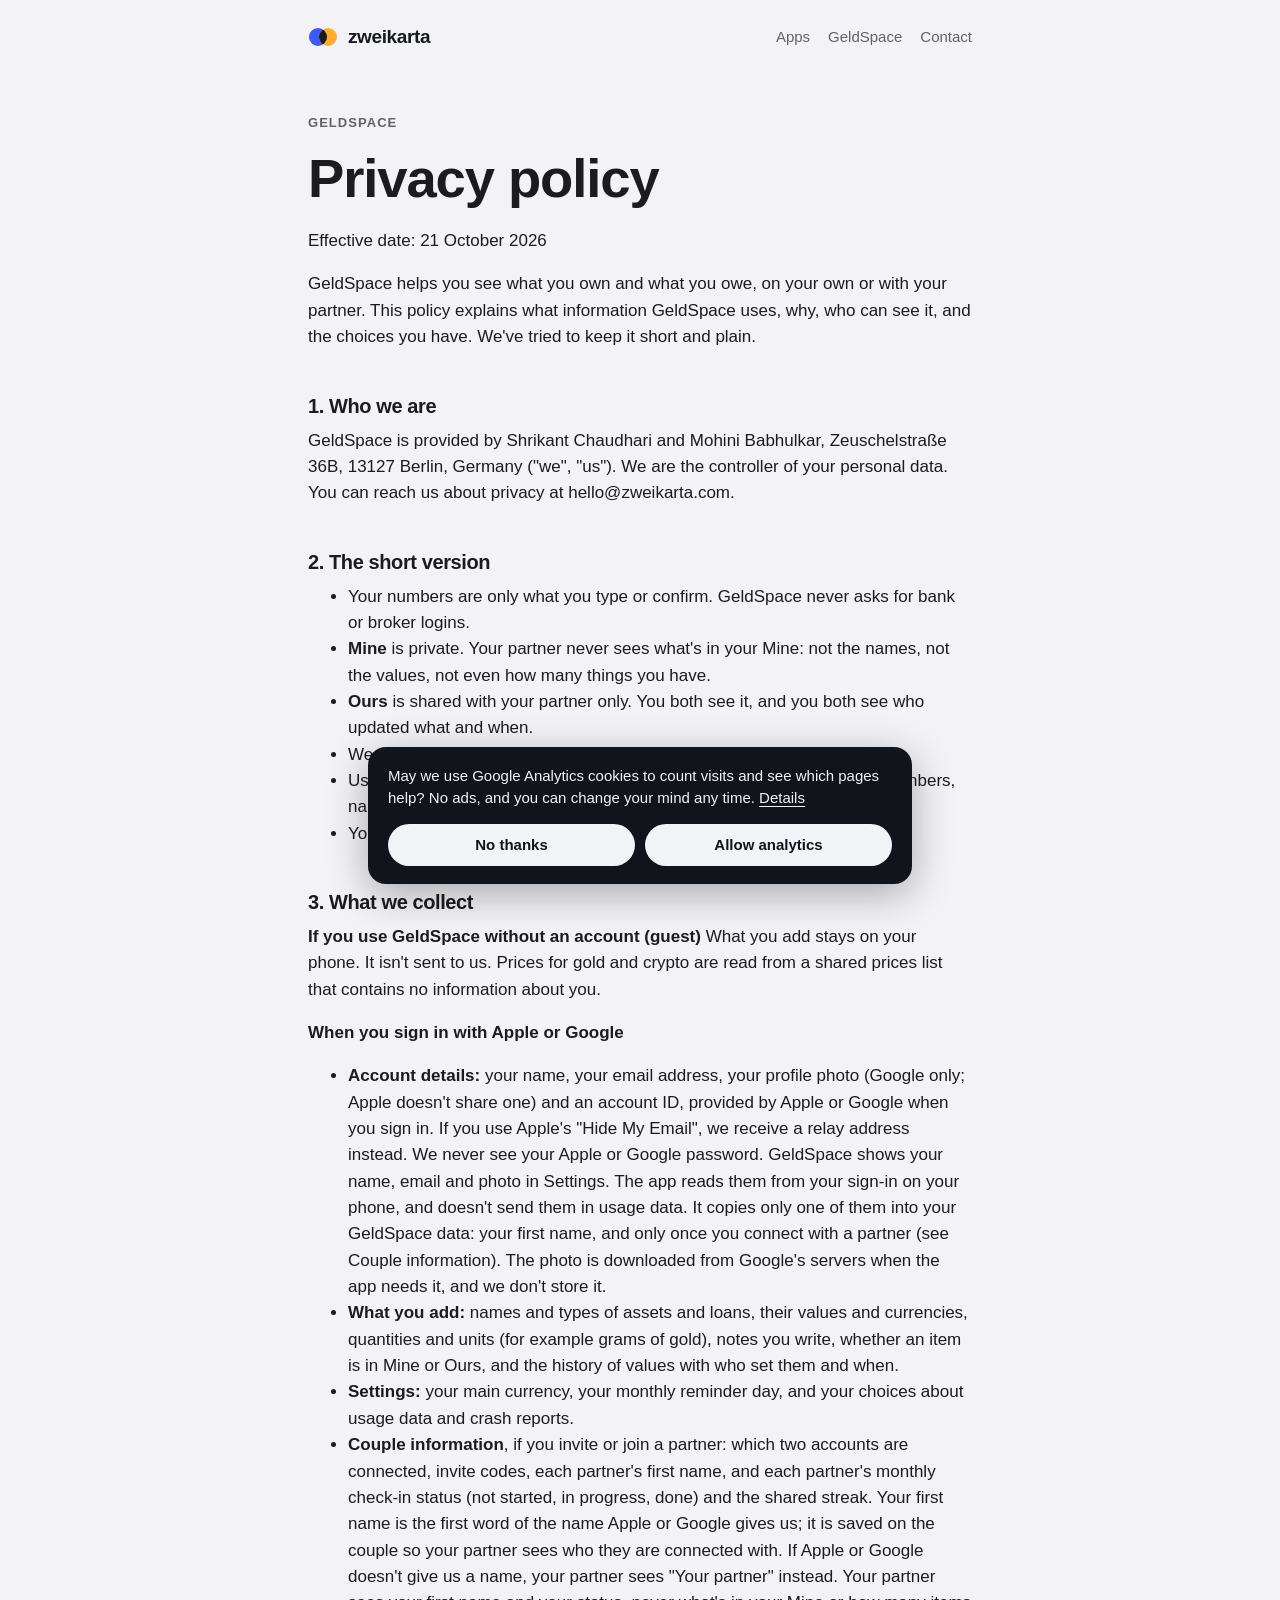
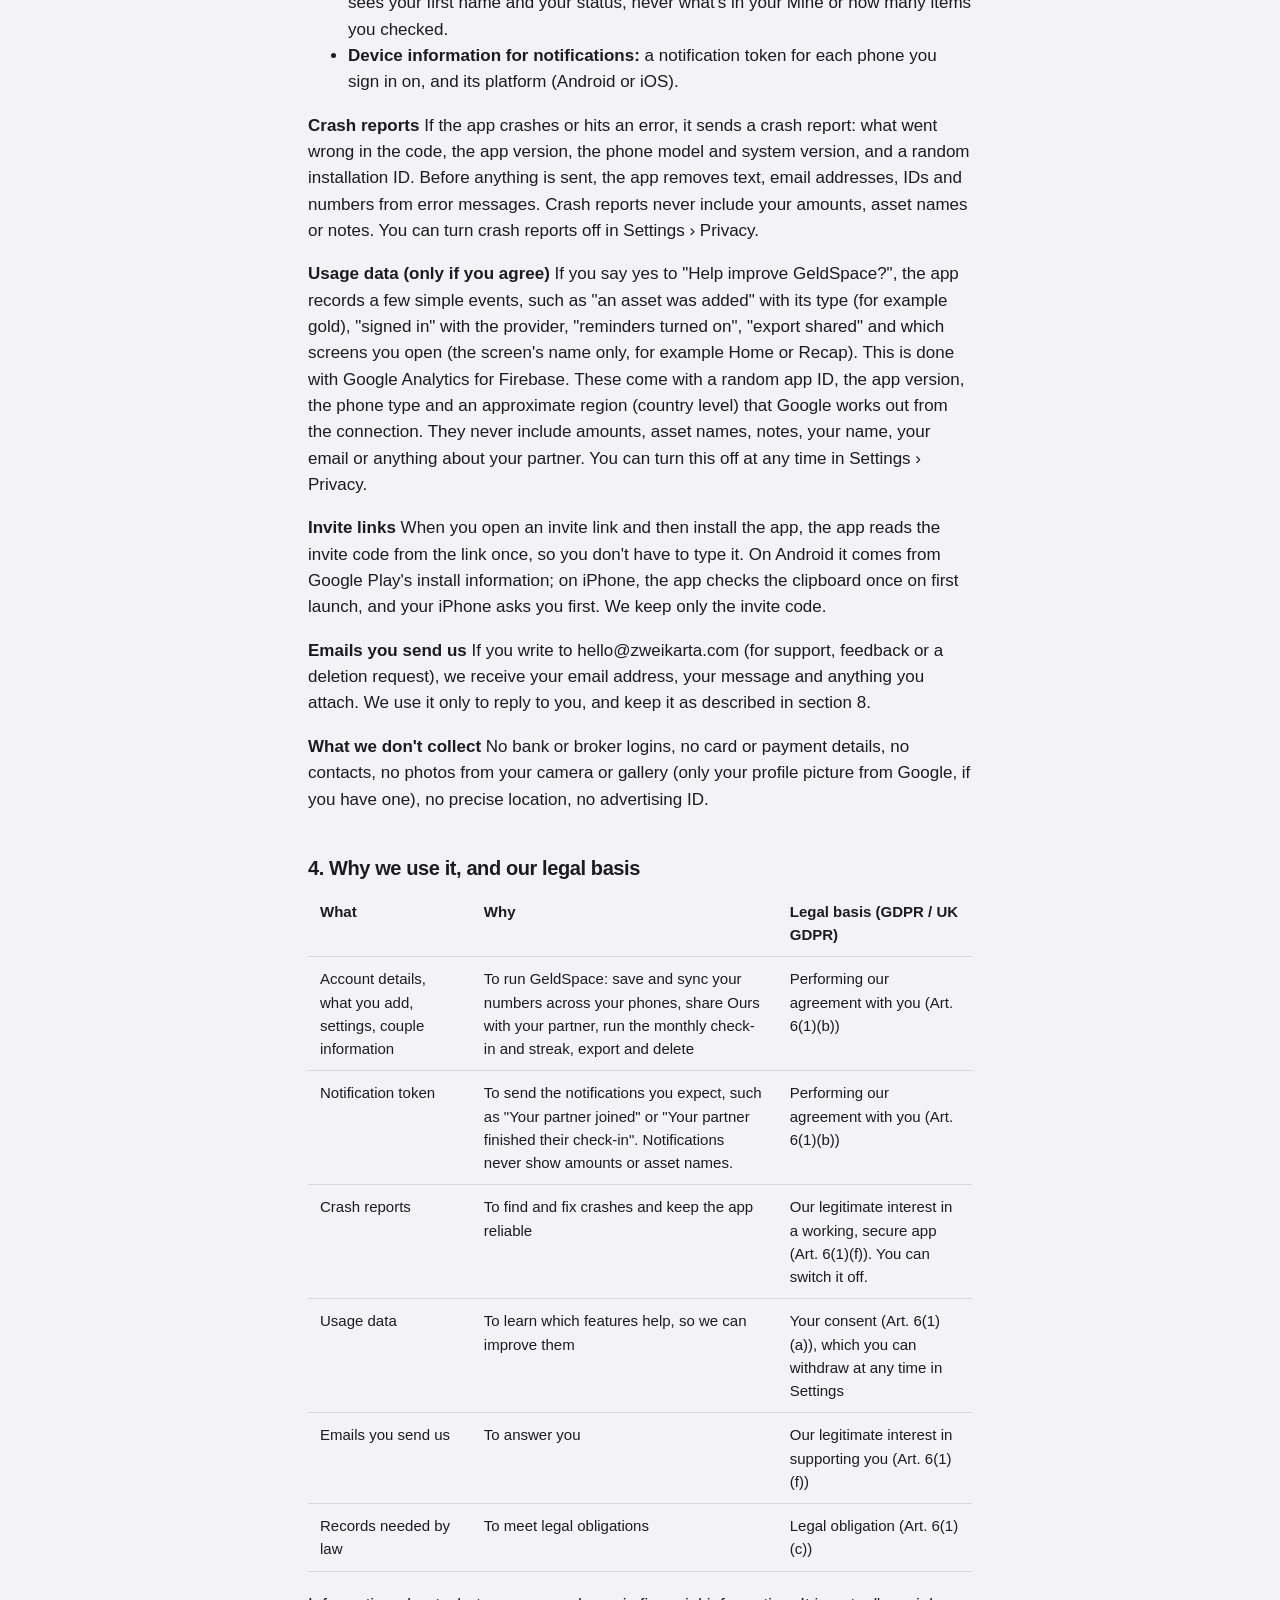
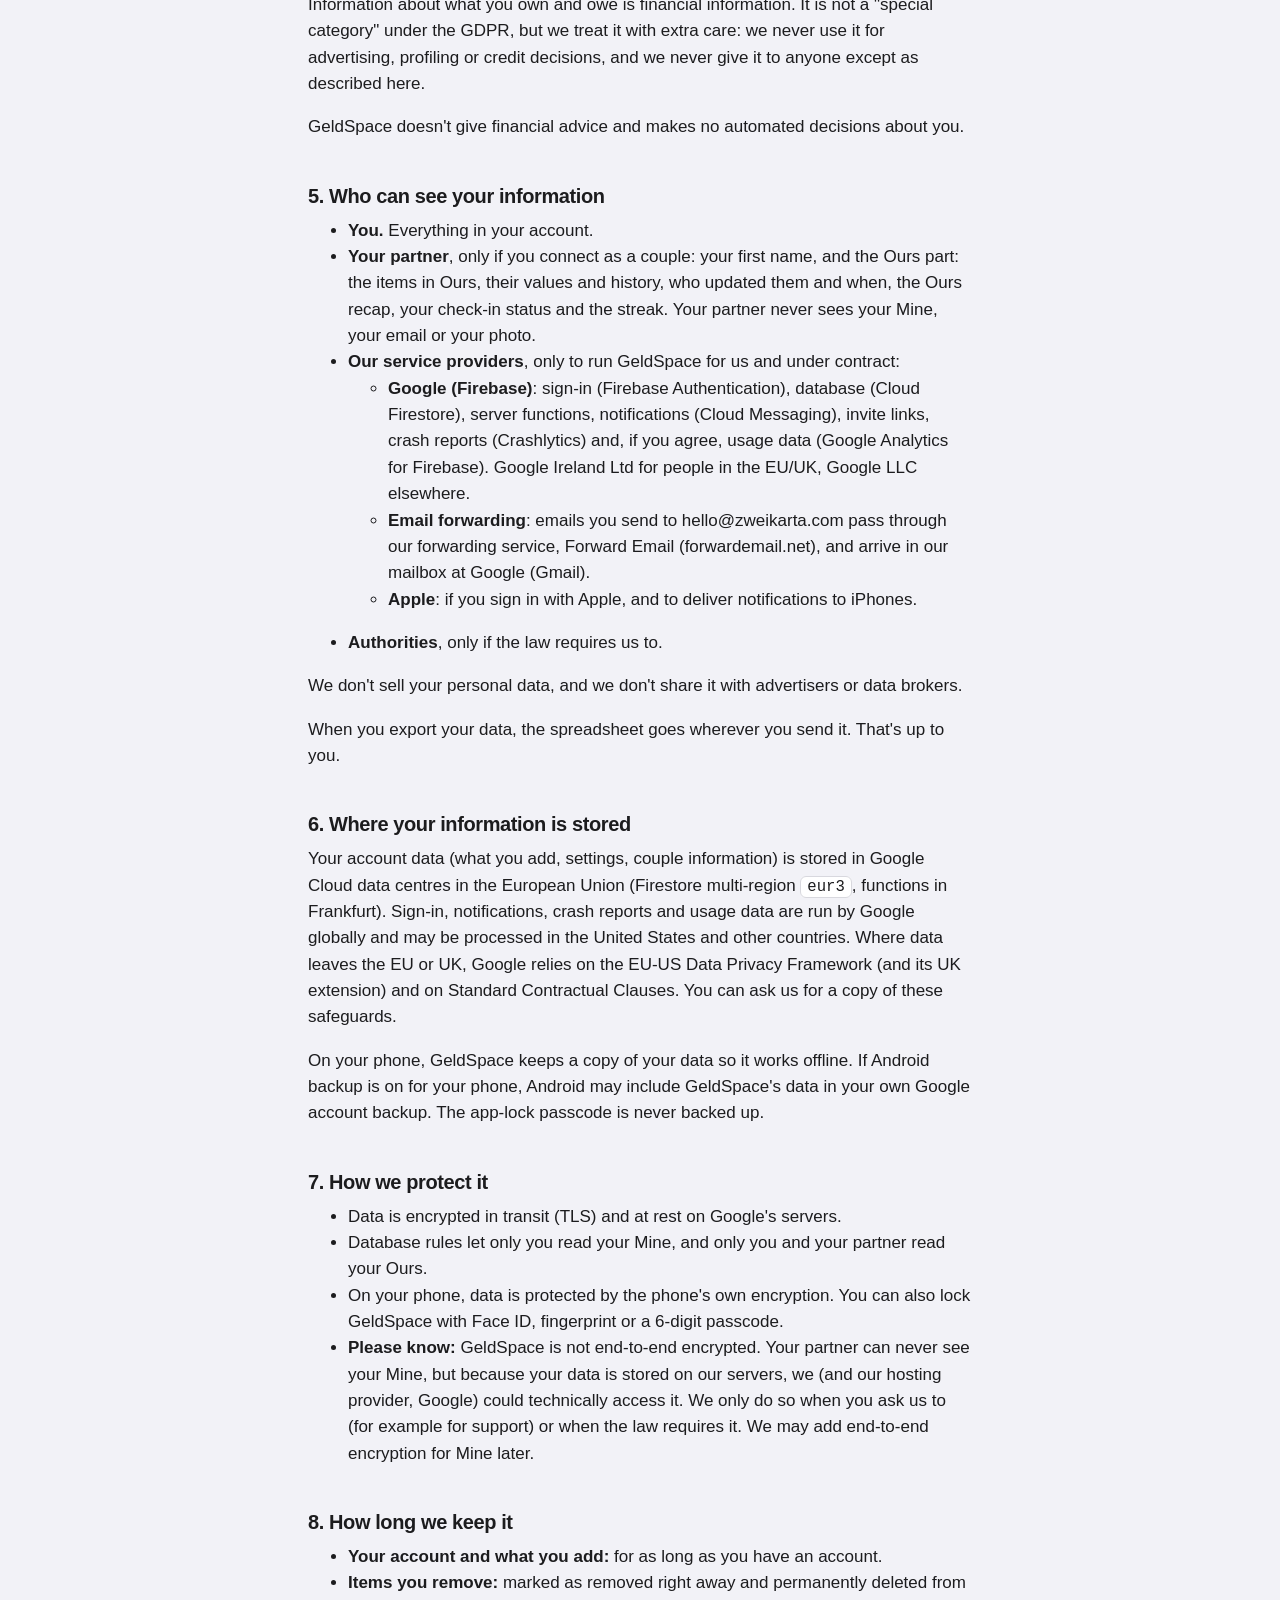
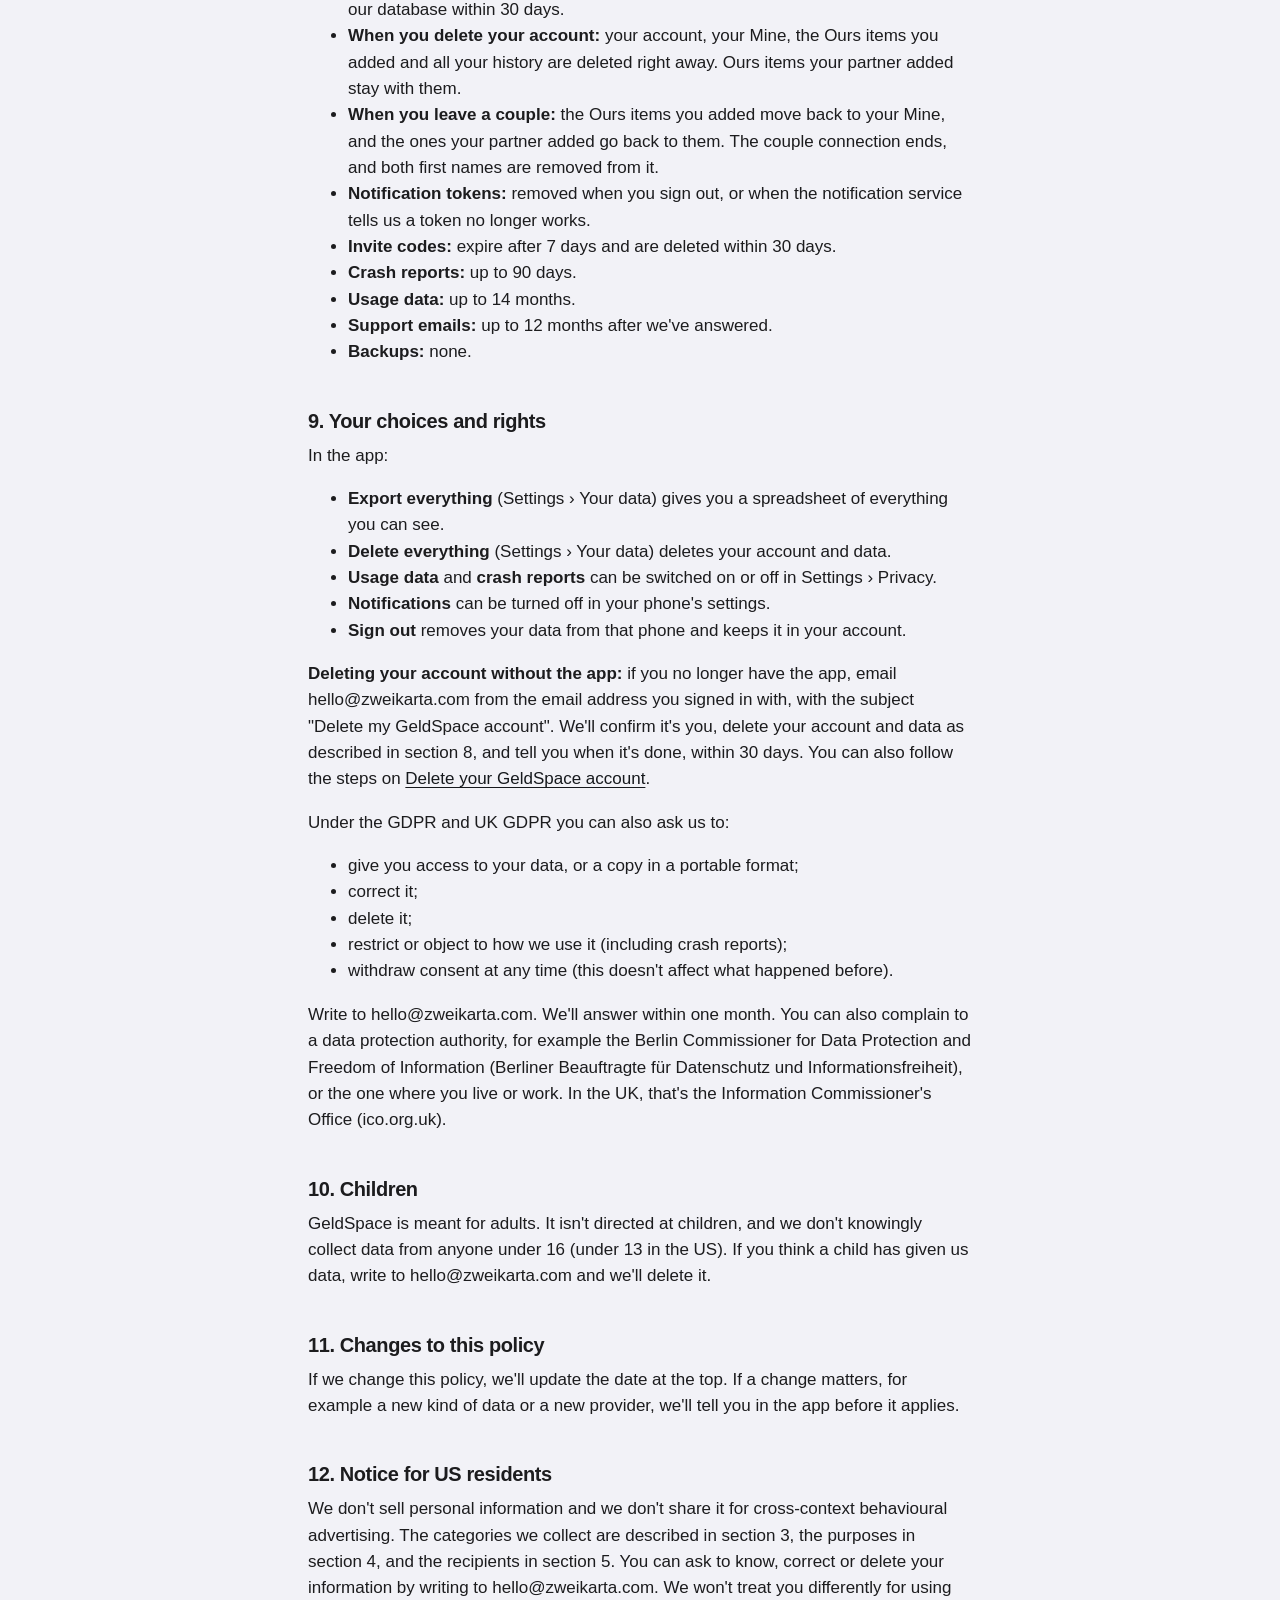
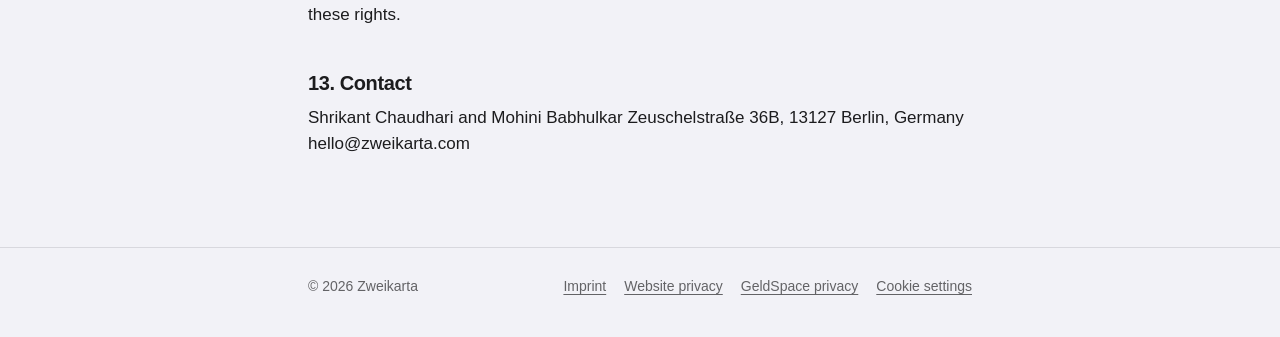
<file: geldspace/privacy/index.html>
<!doctype html>
<html lang="en">
<head>
<meta charset="utf-8">
<meta name="viewport" content="width=device-width, initial-scale=1">
<title>GeldSpace privacy policy</title>
<meta name="description" content="How GeldSpace uses your information, who can see it, and your choices.">
<link rel="canonical" href="https://zweikarta.com/geldspace/privacy/">
<meta property="og:type" content="article">
<meta property="og:site_name" content="Zweikarta">
<meta property="og:title" content="GeldSpace privacy policy">
<meta property="og:description" content="How GeldSpace uses your information, who can see it, and your choices.">
<meta property="og:url" content="https://zweikarta.com/geldspace/privacy/">
<meta property="og:image" content="https://zweikarta.com/assets/og/geldspace.jpg">
<meta property="og:image:width" content="1200">
<meta property="og:image:height" content="630">
<meta property="og:image:alt" content="GeldSpace: bring your wealth into one clear space.">
<meta name="twitter:card" content="summary_large_image">
<link rel="icon" href="../../assets/mark.svg" type="image/svg+xml">
<link rel="stylesheet" href="../../assets/site.css">
<script src="../../assets/consent.js" defer></script>
</head>
<body class="gs">
<header class="site-header"><div class="wrap">
<a class="brand" href="../../"><svg viewBox="0 0 30 20" aria-hidden="true"><defs><clipPath id="logo-clip"><circle cx="10" cy="10" r="9"/></clipPath></defs><circle cx="10" cy="10" r="9" fill="#3D5AFE"/><circle cx="20" cy="10" r="9" fill="#FFAE2B"/><circle class="lens" cx="20" cy="10" r="9" clip-path="url(#logo-clip)"/></svg>zweikarta</a>
<nav aria-label="Main"><a href="../../#apps">Apps</a><a href="../../geldspace/">GeldSpace</a><a href="mailto:hello@zweikarta.com">Contact</a></nav>
</div></header>
<main><div class="wrap">
<div class="legal">
<p class="eyebrow">GeldSpace</p>
<h1>Privacy policy</h1>
<p>Effective date: 21 October 2026</p>
<p>GeldSpace helps you see what you own and what you owe, on your own or with your partner. This policy explains what information GeldSpace uses, why, who can see it, and the choices you have. We've tried to keep it short and plain.</p>
<h2 id="1-who-we-are">1. Who we are</h2>
<p>GeldSpace is provided by Shrikant Chaudhari and Mohini Babhulkar, Zeuschelstraße 36B, 13127 Berlin, Germany ("we", "us"). We are the controller of your personal data. You can reach us about privacy at hello@zweikarta.com.</p>
<h2 id="2-the-short-version">2. The short version</h2>
<ul>
<li>Your numbers are only what you type or confirm. GeldSpace never asks for bank or broker logins.</li>
<li><strong>Mine</strong> is private. Your partner never sees what's in your Mine: not the names, not the values, not even how many things you have.</li>
<li><strong>Ours</strong> is shared with your partner only. You both see it, and you both see who updated what and when.</li>
<li>We don't sell your data, show ads, or use your data for advertising.</li>
<li>Usage data is off unless you say yes. Crash reports never include your numbers, names or notes.</li>
<li>You can export everything or delete everything from Settings at any time.</li>
</ul>
<h2 id="3-what-we-collect">3. What we collect</h2>
<p><strong>If you use GeldSpace without an account (guest)</strong> What you add stays on your phone. It isn't sent to us. Prices for gold and crypto are read from a shared prices list that contains no information about you.</p>
<p><strong>When you sign in with Apple or Google</strong></p>
<ul>
<li><strong>Account details:</strong> your name, your email address, your profile photo (Google only; Apple doesn't share one) and an account ID, provided by Apple or Google when you sign in. If you use Apple's "Hide My Email", we receive a relay address instead. We never see your Apple or Google password. GeldSpace shows your name, email and photo in Settings. The app reads them from your sign-in on your phone, and doesn't send them in usage data. It copies only one of them into your GeldSpace data: your first name, and only once you connect with a partner (see Couple information). The photo is downloaded from Google's servers when the app needs it, and we don't store it.</li>
<li><strong>What you add:</strong> names and types of assets and loans, their values and currencies, quantities and units (for example grams of gold), notes you write, whether an item is in Mine or Ours, and the history of values with who set them and when.</li>
<li><strong>Settings:</strong> your main currency, your monthly reminder day, and your choices about usage data and crash reports.</li>
<li><strong>Couple information</strong>, if you invite or join a partner: which two accounts are connected, invite codes, each partner's first name, and each partner's monthly check-in status (not started, in progress, done) and the shared streak. Your first name is the first word of the name Apple or Google gives us; it is saved on the couple so your partner sees who they are connected with. If Apple or Google doesn't give us a name, your partner sees "Your partner" instead. Your partner sees your first name and your status, never what's in your Mine or how many items you checked.</li>
<li><strong>Device information for notifications:</strong> a notification token for each phone you sign in on, and its platform (Android or iOS).</li>
</ul>
<p><strong>Crash reports</strong> If the app crashes or hits an error, it sends a crash report: what went wrong in the code, the app version, the phone model and system version, and a random installation ID. Before anything is sent, the app removes text, email addresses, IDs and numbers from error messages. Crash reports never include your amounts, asset names or notes. You can turn crash reports off in Settings › Privacy.</p>
<p><strong>Usage data (only if you agree)</strong> If you say yes to "Help improve GeldSpace?", the app records a few simple events, such as "an asset was added" with its type (for example gold), "signed in" with the provider, "reminders turned on", "export shared" and which screens you open (the screen's name only, for example Home or Recap). This is done with Google Analytics for Firebase. These come with a random app ID, the app version, the phone type and an approximate region (country level) that Google works out from the connection. They never include amounts, asset names, notes, your name, your email or anything about your partner. You can turn this off at any time in Settings › Privacy.</p>
<p><strong>Invite links</strong> When you open an invite link and then install the app, the app reads the invite code from the link once, so you don't have to type it. On Android it comes from Google Play's install information; on iPhone, the app checks the clipboard once on first launch, and your iPhone asks you first. We keep only the invite code.</p>
<p><strong>Emails you send us</strong> If you write to hello@zweikarta.com (for support, feedback or a deletion request), we receive your email address, your message and anything you attach. We use it only to reply to you, and keep it as described in section 8.</p>
<p><strong>What we don't collect</strong> No bank or broker logins, no card or payment details, no contacts, no photos from your camera or gallery (only your profile picture from Google, if you have one), no precise location, no advertising ID.</p>
<h2 id="4-why-we-use-it-and-our-legal-basis">4. Why we use it, and our legal basis</h2>
<div class="table-scroll"><table>
<thead>
<tr class="header">
<th>What</th>
<th>Why</th>
<th>Legal basis (GDPR / UK GDPR)</th>
</tr>
</thead>
<tbody>
<tr class="odd">
<td>Account details, what you add, settings, couple information</td>
<td>To run GeldSpace: save and sync your numbers across your phones, share Ours with your partner, run the monthly check-in and streak, export and delete</td>
<td>Performing our agreement with you (Art. 6(1)(b))</td>
</tr>
<tr class="even">
<td>Notification token</td>
<td>To send the notifications you expect, such as "Your partner joined" or "Your partner finished their check-in". Notifications never show amounts or asset names.</td>
<td>Performing our agreement with you (Art. 6(1)(b))</td>
</tr>
<tr class="odd">
<td>Crash reports</td>
<td>To find and fix crashes and keep the app reliable</td>
<td>Our legitimate interest in a working, secure app (Art. 6(1)(f)). You can switch it off.</td>
</tr>
<tr class="even">
<td>Usage data</td>
<td>To learn which features help, so we can improve them</td>
<td>Your consent (Art. 6(1)(a)), which you can withdraw at any time in Settings</td>
</tr>
<tr class="odd">
<td>Emails you send us</td>
<td>To answer you</td>
<td>Our legitimate interest in supporting you (Art. 6(1)(f))</td>
</tr>
<tr class="even">
<td>Records needed by law</td>
<td>To meet legal obligations</td>
<td>Legal obligation (Art. 6(1)(c))</td>
</tr>
</tbody>
</table></div>
<p>Information about what you own and owe is financial information. It is not a "special category" under the GDPR, but we treat it with extra care: we never use it for advertising, profiling or credit decisions, and we never give it to anyone except as described here.</p>
<p>GeldSpace doesn't give financial advice and makes no automated decisions about you.</p>
<h2 id="5-who-can-see-your-information">5. Who can see your information</h2>
<ul>
<li><strong>You.</strong> Everything in your account.</li>
<li><strong>Your partner</strong>, only if you connect as a couple: your first name, and the Ours part: the items in Ours, their values and history, who updated them and when, the Ours recap, your check-in status and the streak. Your partner never sees your Mine, your email or your photo.</li>
<li><strong>Our service providers</strong>, only to run GeldSpace for us and under contract:
<ul>
<li><strong>Google (Firebase)</strong>: sign-in (Firebase Authentication), database (Cloud Firestore), server functions, notifications (Cloud Messaging), invite links, crash reports (Crashlytics) and, if you agree, usage data (Google Analytics for Firebase). Google Ireland Ltd for people in the EU/UK, Google LLC elsewhere.</li>
<li><strong>Email forwarding</strong>: emails you send to hello@zweikarta.com pass through our forwarding service, Forward Email (forwardemail.net), and arrive in our mailbox at Google (Gmail).</li>
<li><strong>Apple</strong>: if you sign in with Apple, and to deliver notifications to iPhones.</li>
</ul></li>
<li><strong>Authorities</strong>, only if the law requires us to.</li>
</ul>
<p>We don't sell your personal data, and we don't share it with advertisers or data brokers.</p>
<p>When you export your data, the spreadsheet goes wherever you send it. That's up to you.</p>
<h2 id="6-where-your-information-is-stored">6. Where your information is stored</h2>
<p>Your account data (what you add, settings, couple information) is stored in Google Cloud data centres in the European Union (Firestore multi-region <code>eur3</code>, functions in Frankfurt). Sign-in, notifications, crash reports and usage data are run by Google globally and may be processed in the United States and other countries. Where data leaves the EU or UK, Google relies on the EU-US Data Privacy Framework (and its UK extension) and on Standard Contractual Clauses. You can ask us for a copy of these safeguards.</p>
<p>On your phone, GeldSpace keeps a copy of your data so it works offline. If Android backup is on for your phone, Android may include GeldSpace's data in your own Google account backup. The app-lock passcode is never backed up.</p>
<h2 id="7-how-we-protect-it">7. How we protect it</h2>
<ul>
<li>Data is encrypted in transit (TLS) and at rest on Google's servers.</li>
<li>Database rules let only you read your Mine, and only you and your partner read your Ours.</li>
<li>On your phone, data is protected by the phone's own encryption. You can also lock GeldSpace with Face ID, fingerprint or a 6-digit passcode.</li>
<li><strong>Please know:</strong> GeldSpace is not end-to-end encrypted. Your partner can never see your Mine, but because your data is stored on our servers, we (and our hosting provider, Google) could technically access it. We only do so when you ask us to (for example for support) or when the law requires it. We may add end-to-end encryption for Mine later.</li>
</ul>
<h2 id="8-how-long-we-keep-it">8. How long we keep it</h2>
<ul>
<li><strong>Your account and what you add:</strong> for as long as you have an account.</li>
<li><strong>Items you remove:</strong> marked as removed right away and permanently deleted from our database within 30 days.</li>
<li><strong>When you delete your account:</strong> your account, your Mine, the Ours items you added and all your history are deleted right away. Ours items your partner added stay with them.</li>
<li><strong>When you leave a couple:</strong> the Ours items you added move back to your Mine, and the ones your partner added go back to them. The couple connection ends, and both first names are removed from it.</li>
<li><strong>Notification tokens:</strong> removed when you sign out, or when the notification service tells us a token no longer works.</li>
<li><strong>Invite codes:</strong> expire after 7 days and are deleted within 30 days.</li>
<li><strong>Crash reports:</strong> up to 90 days.</li>
<li><strong>Usage data:</strong> up to 14 months.</li>
<li><strong>Support emails:</strong> up to 12 months after we've answered.</li>
<li><strong>Backups:</strong> none.</li>
</ul>
<h2 id="9-your-choices-and-rights">9. Your choices and rights</h2>
<p>In the app:</p>
<ul>
<li><strong>Export everything</strong> (Settings › Your data) gives you a spreadsheet of everything you can see.</li>
<li><strong>Delete everything</strong> (Settings › Your data) deletes your account and data.</li>
<li><strong>Usage data</strong> and <strong>crash reports</strong> can be switched on or off in Settings › Privacy.</li>
<li><strong>Notifications</strong> can be turned off in your phone's settings.</li>
<li><strong>Sign out</strong> removes your data from that phone and keeps it in your account.</li>
</ul>
<p><a id="delete"></a><strong>Deleting your account without the app:</strong> if you no longer have the app, email hello@zweikarta.com from the email address you signed in with, with the subject "Delete my GeldSpace account". We'll confirm it's you, delete your account and data as described in section 8, and tell you when it's done, within 30 days. You can also follow the steps on <a href="../delete/">Delete your GeldSpace account</a>.</p>
<p>Under the GDPR and UK GDPR you can also ask us to:</p>
<ul>
<li>give you access to your data, or a copy in a portable format;</li>
<li>correct it;</li>
<li>delete it;</li>
<li>restrict or object to how we use it (including crash reports);</li>
<li>withdraw consent at any time (this doesn't affect what happened before).</li>
</ul>
<p>Write to hello@zweikarta.com. We'll answer within one month. You can also complain to a data protection authority, for example the Berlin Commissioner for Data Protection and Freedom of Information (Berliner Beauftragte für Datenschutz und Informationsfreiheit), or the one where you live or work. In the UK, that's the Information Commissioner's Office (ico.org.uk).</p>
<h2 id="10-children">10. Children</h2>
<p>GeldSpace is meant for adults. It isn't directed at children, and we don't knowingly collect data from anyone under 16 (under 13 in the US). If you think a child has given us data, write to hello@zweikarta.com and we'll delete it.</p>
<h2 id="11-changes-to-this-policy">11. Changes to this policy</h2>
<p>If we change this policy, we'll update the date at the top. If a change matters, for example a new kind of data or a new provider, we'll tell you in the app before it applies.</p>
<h2 id="12-notice-for-us-residents">12. Notice for US residents</h2>
<p>We don't sell personal information and we don't share it for cross-context behavioural advertising. The categories we collect are described in section 3, the purposes in section 4, and the recipients in section 5. You can ask to know, correct or delete your information by writing to hello@zweikarta.com. We won't treat you differently for using these rights.</p>
<h2 id="13-contact">13. Contact</h2>
<p>Shrikant Chaudhari and Mohini Babhulkar Zeuschelstraße 36B, 13127 Berlin, Germany hello@zweikarta.com</p>

</div>
</div></main>
<footer class="site-footer"><div class="wrap">
<span>© 2026 Zweikarta</span>
<nav aria-label="Legal"><a href="../../imprint/">Imprint</a><a href="../../privacy/">Website privacy</a><a href="../../geldspace/privacy/">GeldSpace privacy</a></nav>
</div></footer>
</body>
</html>
</file>
<file: assets/studio.css>
/* Zweikarta studio home page. Self-hosted fonts only, no external requests.
   Layout: dark hero with a design + code Venn mark, then light editorial sections, dark contact band. */
@font-face { font-family: "Bricolage"; font-weight: 700; font-display: swap; src: url(fonts/bricolage-grotesque-latin-700-normal.woff2) format("woff2"); unicode-range: U+0000-00FF,U+0131,U+0152-0153,U+02BB-02BC,U+02C6,U+02DA,U+02DC,U+0304,U+0308,U+0329,U+2000-206F,U+20AC,U+2122,U+2212; }
@font-face { font-family: "Bricolage"; font-weight: 700; font-display: swap; src: url(fonts/bricolage-grotesque-latin-ext-700-normal.woff2) format("woff2"); unicode-range: U+0100-02AF,U+1E00-1E9F,U+20A0-20AB,U+2C60-2C7F,U+A720-A7FF; }
@font-face { font-family: "Bricolage"; font-weight: 800; font-display: swap; src: url(fonts/bricolage-grotesque-latin-800-normal.woff2) format("woff2"); unicode-range: U+0000-00FF,U+0131,U+0152-0153,U+02BB-02BC,U+02C6,U+02DA,U+02DC,U+0304,U+0308,U+0329,U+2000-206F,U+20AC,U+2122,U+2212; }
@font-face { font-family: "Bricolage"; font-weight: 800; font-display: swap; src: url(fonts/bricolage-grotesque-latin-ext-800-normal.woff2) format("woff2"); unicode-range: U+0100-02AF,U+1E00-1E9F,U+20A0-20AB,U+2C60-2C7F,U+A720-A7FF; }

:root {
  --night: #0D1017;        /* hero and contact bands, both themes */
  --night-2: #171B24;
  --on-night: #F2F3F7;
  --on-night-muted: #A2A8B8;
  --bg: #F3F4F7;
  --surface: #FFFFFF;
  --fg: #11141B;
  --muted: #5B6172;
  --line: #DADDE5;
  --cobalt: #3D5AFE;        /* design */
  --saffron: #FFAE2B;       /* code */
  --cobalt-ink: #2F47D6;
  --mine: #1F7A76;
  --ours: #B84A35;
  --display: "Bricolage", -apple-system, "Segoe UI", Roboto, sans-serif;
  --body: -apple-system, BlinkMacSystemFont, "Inter", "Segoe UI", Roboto, "Helvetica Neue", Arial, sans-serif;
  --r-lg: 28px;
  --r-md: 18px;
  color-scheme: light;
}
@media (prefers-color-scheme: dark) {
  :root:not([data-theme="light"]) {
    --bg: #0A0C11; --surface: #141822; --fg: #EEF0F5; --muted: #A2A8B8; --line: #262B37;
    --cobalt-ink: #8C9DFF; color-scheme: dark;
  }
}
:root[data-theme="dark"] {
  --bg: #0A0C11; --surface: #141822; --fg: #EEF0F5; --muted: #A2A8B8; --line: #262B37;
  --cobalt-ink: #8C9DFF; color-scheme: dark;
}

* { box-sizing: border-box; }
html { -webkit-text-size-adjust: 100%; scroll-behavior: smooth; }
@media (prefers-reduced-motion: reduce) { html { scroll-behavior: auto; } }
body { margin: 0; background: var(--bg); color: var(--fg); font: 17px/1.6 var(--body); -webkit-font-smoothing: antialiased; }
a { color: inherit; }
a:focus-visible { outline: 2px solid var(--saffron); outline-offset: 3px; border-radius: 6px; }
.wrap { max-width: 72rem; margin: 0 auto; padding-inline: 24px; }
h1, h2, h3 { font-family: var(--display); font-weight: 800; letter-spacing: -0.035em; line-height: 0.98; text-wrap: balance; margin: 0; }
.kicker { font-size: 13px; font-weight: 600; letter-spacing: 0.12em; text-transform: uppercase; color: var(--muted); margin: 0 0 18px; }

/* Hero */
.hero { background: var(--night); color: var(--on-night); position: relative; overflow: hidden; }
.hero::after { content: ""; position: absolute; inset: auto -10% -45% 30%; height: 70%; background: radial-gradient(closest-side, rgba(61,90,254,0.22), transparent); pointer-events: none; }
.topbar { display: flex; align-items: center; justify-content: space-between; gap: 16px; padding-block: 24px; position: relative; z-index: 1; flex-wrap: wrap; }
.logo { display: inline-flex; align-items: center; gap: 10px; text-decoration: none; font-family: var(--display); font-weight: 800; font-size: 22px; letter-spacing: -0.03em; }
.logo svg { width: 34px; height: 22px; }
.logo .lens { fill: #F2F3F7; } /* overlap matches the "Apps" lens in the hero */
.topbar nav { display: flex; gap: 22px; font-size: 15px; }
.topbar nav a { text-decoration: none; color: var(--on-night-muted); }
.topbar nav a:hover { color: var(--on-night); }
.hero-grid { display: grid; grid-template-columns: minmax(0, 1.25fr) minmax(0, 1fr); gap: 40px; align-items: center; padding-block: 56px 96px; position: relative; z-index: 1; }
.hero h1 { font-size: clamp(3.2rem, 7.5vw, 5.8rem); }
.hero h1 .dim { color: var(--on-night-muted); }
.hero .lede { font-size: clamp(1.1rem, 2vw, 1.3rem); color: var(--on-night-muted); max-width: 32rem; margin: 28px 0 36px; }
.ctas { display: flex; flex-wrap: wrap; gap: 12px; }
.btn { display: inline-flex; align-items: center; gap: 8px; height: 52px; padding: 0 24px; border-radius: 999px; font-weight: 600; font-size: 16px; text-decoration: none; transition: transform .15s ease; }
.btn:hover { transform: translateY(-2px); }
.btn-primary { background: var(--saffron); color: #1A1204; }
.btn-ghost { border: 1px solid rgba(242,243,247,0.25); color: var(--on-night); }

/* Venn: design + code = apps */
.venn { display: block; width: 100%; max-width: 460px; height: auto; margin-inline: auto; overflow: visible; }
.venn text { font-family: var(--display); font-weight: 700; font-size: 22px; letter-spacing: -0.01em; }
.venn .mid { font-weight: 800; font-size: 26px; }
@media (prefers-reduced-motion: no-preference) {
  .venn .l { animation: meet-l 1.1s cubic-bezier(.2,.8,.2,1) both; }
  .venn .r { animation: meet-r 1.1s cubic-bezier(.2,.8,.2,1) both; }
  .venn .lens { animation: lens .6s ease-out .7s both; }
  @keyframes meet-l { from { transform: translateX(-40px); } to { transform: none; } }
  @keyframes meet-r { from { transform: translateX(40px); } to { transform: none; } }
  @keyframes lens { from { opacity: 0.15; } to { opacity: 1; } }
}

/* Sections */
section.block { padding-block: 96px; }
section.block + section.block { padding-top: 0; }
.section-head { display: flex; justify-content: space-between; align-items: end; gap: 24px; flex-wrap: wrap; margin-bottom: 40px; }
.section-head h2 { font-size: clamp(2.2rem, 5vw, 3.6rem); }
.section-head p { max-width: 26rem; color: var(--muted); margin: 0; }

/* Name equation */
.equation { display: grid; grid-template-columns: minmax(0, 1fr) auto minmax(0, 1fr) auto minmax(0, 1.2fr); gap: 16px; align-items: stretch; }
.eq-card { background: var(--surface); border: 1px solid var(--line); border-radius: var(--r-lg); padding: 28px; min-width: 0; }
.eq-card .word { font-family: var(--display); font-weight: 800; font-size: clamp(2rem, 4.5vw, 3.2rem); letter-spacing: -0.035em; line-height: 1; }
.eq-card .lang { font-size: 13px; font-weight: 600; letter-spacing: 0.1em; text-transform: uppercase; color: var(--muted); margin-top: 14px; }
.eq-card .mean { font-size: 18px; margin-top: 4px; }
.eq-card.design .word { color: var(--cobalt-ink); }
.eq-card.code .word { color: #C47800; }
.eq-card .deva { font-size: 0.55em; font-weight: 600; color: var(--muted); margin-left: 8px; letter-spacing: 0; }
.op { align-self: center; font-family: var(--display); font-weight: 800; font-size: 2.4rem; color: var(--muted); }
.eq-card.result { background: var(--night); color: var(--on-night); border-color: var(--night); }
.eq-card.result .lang { color: var(--on-night-muted); }

/* Apps */
.app-feature { display: grid; grid-template-columns: minmax(0, 1fr) minmax(0, 0.8fr); gap: 32px; align-items: end; border-radius: 36px; padding: 56px 56px 0; overflow: hidden; color: #fff;
  background: radial-gradient(120% 120% at 100% 100%, #B84A35 0%, rgba(184,74,53,0) 55%), linear-gradient(135deg, #1F7A76, #134B48); }
.app-feature .copy { padding-bottom: 56px; min-width: 0; }
.app-tag { display: inline-flex; align-items: center; gap: 10px; font-weight: 600; margin-bottom: 22px; }
.app-tag svg { width: 44px; height: 44px; border-radius: 11px; box-shadow: 0 0 0 1px rgba(255,255,255,0.25); }
.app-feature h3 { font-size: clamp(2rem, 4.5vw, 3.4rem); }
.app-feature p { color: #E3F1F0; font-size: 1.1rem; max-width: 28rem; margin: 20px 0 28px; }
.app-feature .chips { display: flex; flex-wrap: wrap; gap: 8px; margin-bottom: 32px; }
.chip { font-size: 13px; font-weight: 600; padding: 6px 12px; border-radius: 999px; background: rgba(255,255,255,0.14); }
.btn-light { background: #fff; color: #134B48; }
.app-feature img { display: block; width: 100%; max-width: 320px; height: auto; margin: 0 auto -70px; filter: drop-shadow(0 30px 40px rgba(0,0,0,0.3)); }
.next-app { margin-top: 16px; border: 2px dashed var(--line); border-radius: var(--r-lg); padding: 28px; display: flex; justify-content: space-between; align-items: center; gap: 16px; flex-wrap: wrap; color: var(--muted); }
.next-app strong { color: var(--fg); font-family: var(--display); font-size: 1.4rem; letter-spacing: -0.02em; }

/* People */
.people { display: grid; grid-template-columns: repeat(2, minmax(0, 1fr)); gap: 16px; }
.person { background: var(--surface); border: 1px solid var(--line); border-radius: var(--r-lg); padding: 32px; display: flex; gap: 20px; align-items: flex-start; min-width: 0; }
.avatar { width: 64px; height: 64px; border-radius: 50%; flex: none; display: grid; place-items: center; font-family: var(--display); font-weight: 800; font-size: 26px; }
.person.design .avatar { background: var(--cobalt); color: #fff; }
.person.code .avatar { background: var(--saffron); color: #1A1204; }
.person h3 { font-size: 1.6rem; letter-spacing: -0.025em; }
.person .role { font-weight: 600; color: var(--muted); margin: 6px 0 10px; font-size: 15px; }
.person p { margin: 0; }

/* Principles */
.principles { display: grid; grid-template-columns: repeat(3, minmax(0, 1fr)); gap: 16px; }
.principle { border-top: 2px solid var(--fg); padding-top: 20px; min-width: 0; }
.principle h3 { font-size: 1.5rem; letter-spacing: -0.025em; margin-bottom: 10px; }
.principle p { color: var(--muted); margin: 0; }

/* Contact band */
.contact { background: var(--night); color: var(--on-night); padding-block: 96px; }
.contact h2 { font-size: clamp(2.6rem, 7vw, 5.4rem); }
.contact .mail { display: inline-block; margin-top: 28px; font-family: var(--display); font-weight: 700; font-size: clamp(1.4rem, 4vw, 2.4rem); letter-spacing: -0.02em; color: var(--saffron); text-decoration: none; border-bottom: 2px solid rgba(255,174,43,0.4); word-break: break-word; }
.contact .mail:hover { border-bottom-color: var(--saffron); }
.contact p { color: var(--on-night-muted); margin: 18px 0 0; }

footer.foot { background: var(--night); color: var(--on-night-muted); border-top: 1px solid var(--night-2); font-size: 14px; padding-block: 28px 40px; }
footer.foot .wrap { display: flex; justify-content: space-between; gap: 16px; flex-wrap: wrap; }
footer.foot nav { display: flex; gap: 20px; flex-wrap: wrap; }
footer.foot a { color: var(--on-night-muted); }

.draft-banner { background: #FFE6A8; color: #4A3500; font-size: 14px; padding: 10px 0; }

@media (max-width: 860px) {
  .hero-grid { grid-template-columns: 1fr; padding-block: 24px 72px; }
  .venn { max-width: 340px; }
  .equation { grid-template-columns: 1fr; }
  .op { justify-self: center; font-size: 2rem; line-height: 1; }
  .app-feature { grid-template-columns: 1fr; padding: 36px 24px 0; border-radius: 28px; }
  .app-feature .copy { padding-bottom: 8px; }
  .app-feature img { max-width: 250px; }
  .people, .principles { grid-template-columns: 1fr; }
  section.block { padding-block: 72px; }
  .person { padding: 24px; }
}
@media (max-width: 480px) {
  .wrap { padding-inline: 18px; }
  .topbar nav { gap: 16px; }
  .topbar nav a.hide-sm { display: none; }
}

/* GeldSpace product page (uses the app's Sanctuary colours) */
.gs-page { --accent: #1F7A76; }
.gs-hero { background: radial-gradient(110% 120% at 100% 100%, #B84A35 0%, rgba(184,74,53,0) 50%), linear-gradient(140deg, #1F7A76, #134B48); color: #fff; overflow: hidden; }
.gs-hero .topbar nav a { color: #CFE6E4; }
.gs-hero .topbar nav a:hover { color: #fff; }
.gs-hero .hero-grid { padding-block: 40px 0; align-items: end; }
.gs-hero .copy { padding-bottom: 80px; }
.gs-hero h1 { font-size: clamp(2.6rem, 5.5vw, 4.4rem); }
.gs-hero .lede { color: #E3F1F0; }
.gs-hero img { display: block; width: 100%; max-width: 300px; height: auto; margin: 0 auto -40px; filter: drop-shadow(0 30px 40px rgba(0,0,0,0.3)); }
.soon { display: inline-flex; align-items: center; height: 48px; padding: 0 20px; border-radius: 999px; border: 1px solid rgba(255,255,255,0.35); font-weight: 600; font-size: 15px; }
.intro { font-family: var(--display); font-weight: 700; font-size: clamp(1.6rem, 3.6vw, 2.5rem); line-height: 1.2; letter-spacing: -0.025em; max-width: 52rem; margin: 0; text-wrap: pretty; }
.intro em { font-style: normal; color: var(--muted); }
.spaces2 { display: grid; grid-template-columns: repeat(2, minmax(0, 1fr)); gap: 16px; }
.space2 { border-radius: var(--r-lg); padding: 32px; min-width: 0; }
.space2.mine { background: #E3F1F0; color: #134B48; }
.space2.ours { background: #FBEAE5; color: #5C2318; }
.space2 h3 { font-size: 2.2rem; margin-bottom: 14px; }
.space2 ul { margin: 0; padding-left: 1.1em; }
.space2 li { margin-bottom: 6px; }
.note { margin-top: 16px; color: var(--muted); font-size: 15px; }
.steps3 { display: grid; grid-template-columns: minmax(0, 1fr) minmax(0, 0.7fr); gap: 48px; align-items: center; }
.steps3 ol { list-style: none; margin: 0; padding: 0; display: grid; gap: 28px; counter-reset: s; }
.steps3 li { display: grid; grid-template-columns: 52px minmax(0, 1fr); gap: 18px; counter-increment: s; }
.steps3 li::before { content: counter(s); width: 52px; height: 52px; border-radius: 50%; display: grid; place-items: center; font-family: var(--display); font-weight: 800; font-size: 22px; background: var(--surface); border: 1px solid var(--line); }
.steps3 h3 { font-size: 1.5rem; letter-spacing: -0.02em; margin: 10px 0 6px; }
.steps3 p { margin: 0; color: var(--muted); }
.steps3 img { display: block; width: 100%; max-width: 260px; height: auto; margin-inline: auto; }
/* GeldSpace invite page (/geldspace/invite/#CODE) */
.gs-invite { position: relative; z-index: 1; max-width: 40rem; padding-block: 48px 72px; }
.gs-invite h1 { font-size: clamp(2.4rem, 6vw, 3.8rem); }
.gs-invite .lede { margin: 20px 0 28px; }
.gs-invite-kicker { font-size: 13px; font-weight: 600; letter-spacing: 0.12em; text-transform: uppercase; color: #CFE6E4; margin: 0 0 14px; }
.code-card { background: #FFFFFF; color: #11141B; border-radius: var(--r-lg); padding: 24px; margin-bottom: 24px; box-shadow: 0 24px 48px rgba(0,0,0,0.18); text-align: center; }
.code-card p { margin: 0; }
.code-label { font-size: 13px; font-weight: 600; letter-spacing: 0.12em; text-transform: uppercase; color: #5B6172; }
.code-card .code { font-family: var(--display); font-weight: 800; font-size: clamp(2.6rem, 11vw, 3.6rem); letter-spacing: 0.14em; line-height: 1.1; margin: 10px 0 6px !important; color: #B84A35; font-variant-numeric: tabular-nums; }
.code-note { color: #5B6172; font-size: 15px; }
.code-copy { margin-top: 16px; height: 44px; padding: 0 20px; border-radius: 999px; border: 1px solid #DADDE5; background: #FFFFFF; color: #134B48; font: 600 15px var(--body); cursor: pointer; }
.code-copy:hover { border-color: #134B48; }
.code-copy:focus-visible { outline: 2px solid var(--saffron); outline-offset: 3px; }
.code-card.is-missing .code { font-size: clamp(1.6rem, 6vw, 2rem); letter-spacing: -0.02em; color: #11141B; }
.gs-steps { grid-template-columns: minmax(0, 1fr); max-width: 40rem; }
.gs-what .space2 h3 { font-size: 1.7rem; }
.cols2 { display: grid; grid-template-columns: repeat(2, minmax(0, 1fr)); gap: 16px; }
.panel { background: var(--surface); border: 1px solid var(--line); border-radius: var(--r-lg); padding: 32px; min-width: 0; }
.panel h3 { font-size: 1.6rem; letter-spacing: -0.025em; margin-bottom: 12px; }
.panel ul { margin: 0; padding-left: 1.1em; }
.panel li { margin-bottom: 8px; }
.faq { display: grid; gap: 10px; }
.faq details { background: var(--surface); border: 1px solid var(--line); border-radius: var(--r-md); padding: 0 24px; }
.faq summary { cursor: pointer; padding: 20px 0; font-weight: 600; font-size: 1.05rem; list-style: none; display: flex; justify-content: space-between; gap: 16px; }
.faq summary::-webkit-details-marker { display: none; }
.faq summary::after { content: "+"; font-family: var(--display); font-weight: 800; font-size: 1.4rem; line-height: 1; color: var(--muted); }
.faq details[open] summary::after { content: "–"; }
.faq details p { margin: 0 0 20px; color: var(--muted); }
.help-links { display: flex; flex-wrap: wrap; gap: 12px; }
.help-links a { display: inline-flex; align-items: center; height: 48px; padding: 0 20px; border-radius: 999px; border: 1px solid var(--line); background: var(--surface); text-decoration: none; font-weight: 600; }
.help-links a:hover { border-color: var(--fg); }
@media (max-width: 860px) {
  .gs-hero .copy { padding-bottom: 8px; }
  .gs-hero img { max-width: 240px; }
  .spaces2, .cols2, .steps3 { grid-template-columns: 1fr; }
  .steps3 img { max-width: 220px; }
  .space2, .panel { padding: 24px; }
}

/* Blog (/blog/), pages generated by tools/build_blog.py */
.blog-top { background: var(--night); color: var(--on-night); }
.blog-top .topbar nav a[aria-current="page"] { color: var(--on-night); }
.blog-list { padding-block: 72px 96px; }
.blog-list h1 { font-size: clamp(2.6rem, 6vw, 4.4rem); }
.blog-list .lede { color: var(--muted); font-size: 1.15rem; max-width: 34rem; margin: 20px 0 48px; }
.post-cards { list-style: none; margin: 0; padding: 0; display: grid; grid-template-columns: repeat(auto-fill, minmax(min(100%, 340px), 1fr)); gap: 20px; }
.post-card a { display: flex; flex-direction: column; height: 100%; background: var(--surface); border: 1px solid var(--line); border-radius: var(--r-lg); overflow: hidden; text-decoration: none; transition: transform .15s ease, border-color .15s ease; }
.post-card a:hover { transform: translateY(-2px); border-color: var(--fg); }
.post-card img { display: block; width: 100%; height: auto; aspect-ratio: 1200 / 630; object-fit: cover; }
.post-card-text { display: flex; flex-direction: column; gap: 8px; padding: 22px 24px 26px; }
.post-card time { font-size: 13px; font-weight: 600; letter-spacing: 0.08em; text-transform: uppercase; color: var(--muted); }
.post-card strong { font-family: var(--display); font-weight: 800; font-size: 1.5rem; line-height: 1.1; letter-spacing: -0.025em; }
.post-card-text > span { color: var(--muted); font-size: 15px; }

.post { max-width: 46rem; padding-block: 48px 96px; }
.crumbs { font-size: 15px; margin-bottom: 20px; }
.crumbs a { color: var(--muted); text-decoration: none; }
.crumbs a::before { content: "← "; }
.crumbs a:hover { color: var(--fg); }
.post h1 { font-size: clamp(2.3rem, 5.5vw, 3.6rem); line-height: 1.02; }
.post-meta { color: var(--muted); font-size: 15px; margin: 18px 0 32px; }
.post-cover { margin: 0 0 40px; }
.post-cover img { display: block; width: 100%; height: auto; border-radius: var(--r-lg); }
.post-toc { background: var(--surface); border: 1px solid var(--line); border-radius: var(--r-md); padding: 22px 26px; margin-bottom: 40px; }
.post-toc .kicker { margin-bottom: 10px; }
.post-toc ol { margin: 0; padding-left: 1.2em; }
.post-toc li { margin: 4px 0; }
.post-toc a { text-decoration: none; }
.post-toc a:hover { text-decoration: underline; }
.post-body { font-size: 1.1rem; line-height: 1.7; }
.post-body h2 { font-size: clamp(1.7rem, 3.6vw, 2.3rem); line-height: 1.08; margin: 56px 0 16px; scroll-margin-top: 24px; }
.post-body h3 { font-size: 1.35rem; line-height: 1.2; letter-spacing: -0.02em; margin: 32px 0 8px; }
.post-body p { margin: 0 0 18px; }
.post-body ul, .post-body ol { margin: 0 0 20px; padding-left: 1.3em; }
.post-body li { margin-bottom: 8px; }
.post-body a { color: var(--mine); text-underline-offset: 3px; }
.post-body figure { margin: 36px 0; }
.post-body h2 { clear: both; }
.post-body figure.phone { float: right; width: 240px; margin: 6px 0 20px 36px; text-align: center; }
.post-body figure.phone figcaption { margin-top: 12px; font-size: 14px; }
.post-body figure img { display: block; width: 100%; height: auto; }
.post-body figure.wide img { border-radius: var(--r-md); }
.post-body figcaption { color: var(--muted); font-size: 15px; line-height: 1.5; }
.post-body figure.wide figcaption { margin-top: 10px; }
.post-cta { clear: both; margin-top: 56px; border-radius: var(--r-lg); padding: 36px; color: #fff;
  background: radial-gradient(120% 120% at 100% 100%, #B84A35 0%, rgba(184,74,53,0) 55%), linear-gradient(135deg, #1F7A76, #134B48); }
.post-cta .kicker { color: #CFE6E4; margin-bottom: 10px; }
.post-cta h2 { font-size: 2.2rem; }
.post-cta p { color: #E3F1F0; margin: 12px 0 22px; max-width: 32rem; }
.post-cta .post-cta-note { font-size: 14px; margin: 14px 0 0; }
.post-disclaimer { color: var(--muted); font-size: 14px; margin-top: 32px; }
@media (prefers-color-scheme: dark) { :root:not([data-theme="light"]) .post-body a { color: #6FC3BD; } }
:root[data-theme="dark"] .post-body a { color: #6FC3BD; }
@media (max-width: 600px) {
  .post-body figure.phone { float: none; width: auto; max-width: 240px; margin: 28px auto; }
  .post-cta { padding: 28px 24px; }
}
.post-app { clear: both; margin-top: 64px; display: grid; grid-template-columns: minmax(0, 1fr) 250px; gap: 36px; align-items: end; border-radius: var(--r-lg); padding: 40px 40px 0; overflow: hidden; color: #fff;
  background: radial-gradient(120% 120% at 100% 100%, #B84A35 0%, rgba(184,74,53,0) 55%), linear-gradient(135deg, #1F7A76, #134B48); }
.post-app-copy { padding-bottom: 40px; min-width: 0; }
.post-app h2 { font-size: clamp(1.8rem, 3.6vw, 2.3rem); line-height: 1.05; margin: 0 0 16px; }
.post-app p { color: #E3F1F0; margin: 0 0 14px; font-size: 1.02rem; line-height: 1.6; }
.post-app strong { color: #fff; }
.post-app .btn { margin-top: 10px; }
.post-app .post-app-note { font-size: 14px; margin: 14px 0 0; color: #CFE6E4; }
.post-app img { display: block; width: 100%; height: auto; margin-bottom: -90px; filter: drop-shadow(0 24px 36px rgba(0,0,0,0.3)); }
@media (max-width: 700px) {
  .post-app { grid-template-columns: 1fr; padding: 32px 24px 0; }
  .post-app-copy { padding-bottom: 8px; }
  .post-app img { max-width: 220px; margin: 0 auto -110px; }
}
.post-cover picture, .post-body picture, .post-card picture, .post-app picture { display: block; }

/* SEO & GEO Enhancements: Takeaways, Tables, FAQs, and Related Posts */
.post-meta a { color: inherit; text-decoration: underline; text-underline-offset: 3px; }
.post-meta a:hover { color: var(--fg); }

.post-answer {
  background: var(--surface);
  border: 1px solid var(--line);
  border-radius: var(--r-md);
  padding: 22px 26px;
  margin: 0 0 24px;
}
.post-answer .kicker { color: var(--ours); margin-bottom: 8px; }
.post-answer p:last-child { margin: 0; font-size: 1.12rem; line-height: 1.65; }

.post-takeaways {
  background: var(--surface);
  border: 1px solid var(--line);
  border-left: 4px solid var(--mine);
  border-radius: var(--r-md);
  padding: 24px 28px;
  margin: 0 0 40px;
}
.post-takeaways .kicker { color: var(--mine); margin-bottom: 12px; }
.post-takeaways ul { margin: 0; padding-left: 1.25em; }
.post-takeaways li { margin-bottom: 8px; font-size: 1.05rem; line-height: 1.6; }
.post-takeaways li:last-child { margin-bottom: 0; }

.post-table-wrap {
  overflow-x: auto;
  margin: 36px 0;
  border: 1px solid var(--line);
  border-radius: var(--r-md);
  background: var(--surface);
}
.post-table {
  width: 100%;
  border-collapse: collapse;
  font-size: 15.5px;
  line-height: 1.5;
  text-align: left;
}
.post-table th, .post-table td {
  padding: 14px 18px;
  border-bottom: 1px solid var(--line);
}
.post-table th {
  font-family: var(--display);
  font-weight: 700;
  background: var(--bg);
  color: var(--fg);
}
.post-table tr:last-child td {
  border-bottom: none;
}

.post-faq {
  margin-top: 56px;
  border-top: 1px solid var(--line);
  padding-top: 40px;
}
.post-faq h2 { font-size: clamp(1.6rem, 3.2vw, 2.1rem); margin-bottom: 20px; }
.post-faq .faq-list { display: flex; flex-direction: column; gap: 12px; }
.post-faq details {
  background: var(--surface);
  border: 1px solid var(--line);
  border-radius: var(--r-md);
  padding: 18px 22px;
  transition: border-color .15s ease;
}
.post-faq details[open] { border-color: var(--fg); }
.post-faq summary {
  font-family: var(--display);
  font-weight: 700;
  font-size: 1.15rem;
  cursor: pointer;
  list-style: none;
}
.post-faq summary::-webkit-details-marker { display: none; }
.post-faq details p { margin: 14px 0 0; color: var(--muted); line-height: 1.6; }

.post-related {
  clear: both;
  margin-top: 64px;
  padding-top: 48px;
  border-top: 1px solid var(--line);
}
.post-related h2 { font-size: clamp(1.7rem, 3.4vw, 2.2rem); margin-bottom: 24px; }
</file>
<file: assets/geldspace.css>
/* GeldSpace product page, layered on studio.css. Visual, benefit-first layout. */
.gsx { --mine-tint: #E3F1F0; --ours-tint: #FBEAE5; --mine-ink: #134B48; --ours-ink: #5C2318; }
@media (prefers-color-scheme: dark) {
  :root:not([data-theme="light"]) .gsx { --mine-tint: #133331; --ours-tint: #3A1F18; --mine-ink: #BFE4E1; --ours-ink: #F6D3CA; }
}
:root[data-theme="dark"] .gsx { --mine-tint: #133331; --ours-tint: #3A1F18; --mine-ink: #BFE4E1; --ours-ink: #F6D3CA; }

/* Hero */
.gsx .gs-hero h1 { font-size: clamp(2.6rem, 6vw, 4.8rem); }
.gsx .gs-hero .lede { margin: 24px 0 32px; }
.btn svg { width: 18px; height: 18px; flex: none; }
.hero-proof { list-style: none; padding: 0; margin: 28px 0 0; display: flex; flex-wrap: wrap; gap: 8px 20px; font-size: 15px; color: #E3F1F0; }
.hero-proof li { display: inline-flex; align-items: center; gap: 8px; }
.hero-proof svg { width: 18px; height: 18px; flex: none; }
.phones { position: relative; display: flex; justify-content: center; align-items: flex-end; min-height: 100%; }
.phones img { display: block; height: auto; filter: drop-shadow(0 30px 40px rgba(0,0,0,0.32)); }
.gsx .gs-hero .phones img { margin: 0; max-width: none; }
.gsx .gs-hero .phones .front { width: min(300px, 62%); position: relative; z-index: 2; margin-bottom: -40px; }
.gsx .gs-hero .phones .back { width: min(250px, 52%); margin: 0 -70px -40px 0; transform: rotate(-6deg) translateY(-30px); opacity: 0.95; }

/* Value cards */
.values { display: grid; grid-template-columns: repeat(4, minmax(0, 1fr)); gap: 16px; }
.value { background: var(--surface); border: 1px solid var(--line); border-radius: var(--r-lg); padding: 28px 24px; min-width: 0; }
.value .ico { width: 52px; height: 52px; border-radius: 16px; display: grid; place-items: center; margin-bottom: 20px; background: var(--mine-tint); color: var(--mine); }
.value.warm .ico { background: var(--ours-tint); color: var(--ours); }
.value .ico svg { width: 26px; height: 26px; }
.value h3 { font-size: 1.45rem; letter-spacing: -0.025em; line-height: 1.05; margin-bottom: 10px; }
.value p { margin: 0; color: var(--muted); font-size: 16px; }

/* Feature rows: screenshot + one idea */
.show { display: grid; grid-template-columns: minmax(0, 1fr) minmax(0, 1fr); gap: 48px; align-items: center; border-radius: 36px; padding: 56px 56px 0; overflow: hidden; margin-bottom: 20px; }
.show.mine { background: var(--mine-tint); color: var(--mine-ink); }
.show.ours { background: var(--ours-tint); color: var(--ours-ink); }
.show.plain { background: var(--surface); border: 1px solid var(--line); }
.show.flip .shot { order: -1; }
.show .txt { padding-bottom: 56px; min-width: 0; }
.show .tag { display: inline-block; font-size: 13px; font-weight: 600; letter-spacing: 0.12em; text-transform: uppercase; margin-bottom: 16px; opacity: 0.8; }
.show h2 { font-size: clamp(2rem, 4.4vw, 3.2rem); margin-bottom: 18px; }
.show .sub { font-size: 1.15rem; margin: 0 0 24px; max-width: 28rem; }
.ticks { list-style: none; padding: 0; margin: 0; display: grid; gap: 12px; }
.ticks li { display: flex; gap: 12px; align-items: flex-start; font-weight: 500; }
.ticks li::before { content: ""; flex: none; width: 22px; height: 22px; margin-top: 2px; border-radius: 50%; background: currentColor;
  -webkit-mask: url("data:image/svg+xml,%3Csvg xmlns='http://www.w3.org/2000/svg' viewBox='0 0 24 24'%3E%3Ccircle cx='12' cy='12' r='12'/%3E%3Cpath d='M7 12.5l3.2 3.2L17 9' fill='none' stroke='%23000' stroke-width='2.4' stroke-linecap='round' stroke-linejoin='round'/%3E%3C/svg%3E") center/contain no-repeat;
  mask: url("data:image/svg+xml,%3Csvg xmlns='http://www.w3.org/2000/svg' viewBox='0 0 24 24'%3E%3Cpath fill-rule='evenodd' d='M12 0a12 12 0 1 1 0 24 12 12 0 0 1 0-24zm5.7 8.3a1.2 1.2 0 0 0-1.7 0l-6 6-2.6-2.6a1.2 1.2 0 1 0-1.7 1.7l3.4 3.4a1.2 1.2 0 0 0 1.7 0l6.9-6.8a1.2 1.2 0 0 0 0-1.7z'/%3E%3C/svg%3E") center/contain no-repeat; }
.show .shot { align-self: end; min-width: 0; }
.show .shot img { display: block; width: 100%; max-width: 300px; height: auto; margin: 0 auto -60px; filter: drop-shadow(0 24px 36px rgba(0,0,0,0.18)); }

/* Mine / Ours mini diagram */
.split { display: grid; grid-template-columns: repeat(2, minmax(0, 1fr)); gap: 10px; margin: 0 0 24px; max-width: 30rem; }
.split div { background: rgba(255,255,255,0.6); border-radius: var(--r-md); padding: 16px 18px; }
.split b { display: block; font-family: var(--display); font-size: 1.5rem; letter-spacing: -0.02em; }
.split span { font-size: 15px; }
.split .m b { color: var(--mine); }
.split .o b { color: var(--ours); }
@media (prefers-color-scheme: dark) { :root:not([data-theme="light"]) .split div { background: rgba(0,0,0,0.25); } }
:root[data-theme="dark"] .split div { background: rgba(0,0,0,0.25); }

/* Asset types */
.assets { display: grid; grid-template-columns: repeat(7, minmax(0, 1fr)); gap: 12px; }
.asset { background: var(--surface); border: 1px solid var(--line); border-radius: var(--r-md); padding: 22px 12px; text-align: center; font-weight: 600; font-size: 15px; min-width: 0; }
.asset svg { display: block; width: 32px; height: 32px; margin: 0 auto 12px; color: var(--mine); }
.asset.owe svg { color: var(--ours); }

/* Trust */
.trust { display: grid; grid-template-columns: repeat(4, minmax(0, 1fr)); gap: 24px; }
.trust > div { border-top: 2px solid var(--fg); padding-top: 18px; min-width: 0; }
.trust svg { width: 28px; height: 28px; color: var(--fg); margin-bottom: 12px; display: block; }
.trust h3 { font-size: 1.3rem; letter-spacing: -0.02em; margin-bottom: 8px; }
.trust p { margin: 0; color: var(--muted); font-size: 15px; }

/* Closing call to action */
.cta-band { border-radius: 36px; padding: 64px 56px; text-align: center; color: #fff;
  background: radial-gradient(110% 140% at 100% 100%, #B84A35 0%, rgba(184,74,53,0) 55%), linear-gradient(140deg, #1F7A76, #134B48); }
.cta-band h2 { font-size: clamp(2.2rem, 5vw, 3.8rem); }
.cta-band p { color: #E3F1F0; font-size: 1.15rem; margin: 18px auto 30px; max-width: 30rem; }
.cta-band .ctas { justify-content: center; }

.section-head.wide { flex-direction: column; align-items: flex-start; gap: 16px; }
.section-head.wide p { max-width: none; font-size: 1.15rem; }
/* Help */
.help-cards { display: grid; grid-template-columns: repeat(3, minmax(0, 1fr)); gap: 16px; }
.help-card { display: flex; flex-direction: column; gap: 8px; background: var(--surface); border: 1px solid var(--line); border-radius: var(--r-lg); padding: 28px; text-decoration: none; min-width: 0; transition: border-color .15s ease, transform .15s ease; }
.help-card:hover { border-color: var(--fg); transform: translateY(-2px); }
.help-card .ico { width: 48px; height: 48px; border-radius: 14px; display: grid; place-items: center; background: var(--mine-tint); color: var(--mine); margin-bottom: 10px; }
.help-card .ico svg { width: 24px; height: 24px; }
.help-card h3 { font-size: 1.4rem; letter-spacing: -0.025em; }
.help-card p { margin: 0; color: var(--muted); }
.help-card .link { margin-top: auto; padding-top: 12px; font-weight: 600; color: var(--mine); overflow-wrap: anywhere; }
.help-card .go { display: inline-block; transition: transform .15s ease; }
.help-card:hover .go { transform: translateX(3px); }
.help-card.mail { background: linear-gradient(140deg, #1F7A76, #134B48); border-color: transparent; color: #fff; }
.help-card.mail p { color: #CFE6E4; }
.help-card.mail .ico { background: rgba(255,255,255,0.14); color: #fff; }
.help-card.mail .link { color: #fff; }
@media (prefers-color-scheme: dark) { :root:not([data-theme="light"]) .help-card .link { color: #6FC3BD; } :root:not([data-theme="light"]) .help-card.mail .link { color: #fff; } }
:root[data-theme="dark"] .help-card .link { color: #6FC3BD; }
:root[data-theme="dark"] .help-card.mail .link { color: #fff; }
@media (max-width: 860px) { .help-cards { grid-template-columns: 1fr; } }
@media (prefers-reduced-motion: reduce) { .help-card, .help-card .go { transition: none; } .help-card:hover { transform: none; } }
/* Store buttons: same size side by side */
.gsx .ctas { display: grid; grid-template-columns: repeat(2, 264px); gap: 12px; }
.gsx .cta-band .ctas { justify-content: center; }
.gsx .ctas > * { width: 100%; height: 52px; justify-content: center; padding: 0 16px; font-size: 16px; white-space: nowrap; }
@media (max-width: 600px) { .gsx .ctas { grid-template-columns: minmax(0, 1fr); max-width: 320px; } .gsx .cta-band .ctas { margin-inline: auto; } }
.gsx .note { color: var(--muted); font-size: 15px; margin-top: 20px; }

@media (max-width: 960px) {
  .values { grid-template-columns: repeat(2, minmax(0, 1fr)); }
  .assets { grid-template-columns: repeat(4, minmax(0, 1fr)); }
  .trust { grid-template-columns: repeat(2, minmax(0, 1fr)); }
}
@media (max-width: 860px) {
  .gsx .gs-hero .phones { margin-top: 16px; }
  .gsx .gs-hero .phones .front { width: 230px; }
  .gsx .gs-hero .phones .back { width: 190px; margin-right: -60px; }
  .show { grid-template-columns: 1fr; gap: 28px; padding: 36px 24px 0; border-radius: 28px; }
  .show.flip .shot { order: 0; }
  .show .txt { padding-bottom: 0; }
  .show .shot img { max-width: 240px; }
  .cta-band { padding: 48px 24px; border-radius: 28px; }
}
@media (max-width: 520px) {
  .values, .trust { grid-template-columns: 1fr; }
  .assets { grid-template-columns: repeat(2, minmax(0, 1fr)); }
  .value { display: grid; grid-template-columns: 52px minmax(0, 1fr); gap: 0 16px; padding: 22px 20px; }
  .value .ico { margin: 0; grid-row: span 2; }
  .value h3 { font-size: 1.25rem; margin: 4px 0 6px; }
}
@media (max-width: 520px) { .asset.owe { grid-column: span 2; } }

/* Lighter, less boxy treatment */
.values { gap: 40px 32px; }
.value { background: none; border: 0; border-radius: 0; padding: 0; }
.value .ico { width: 44px; height: 44px; border-radius: 50%; margin-bottom: 16px; }
.value .ico svg { width: 22px; height: 22px; }
.value h3 { font-size: 1.3rem; margin-bottom: 8px; }

.assets { display: flex; flex-wrap: wrap; gap: 10px; }
.asset { display: inline-flex; align-items: center; gap: 10px; padding: 10px 18px 10px 14px; border-radius: 999px; border: 0; background: var(--mine-tint); color: var(--mine-ink); text-align: left; }
.asset svg { width: 20px; height: 20px; margin: 0; display: inline-block; }
.asset.owe { background: var(--ours-tint); color: var(--ours-ink); grid-column: auto; }

.faq { gap: 0; border-top: 1px solid var(--line); }
.faq details { background: none; border: 0; border-bottom: 1px solid var(--line); border-radius: 0; padding: 0 4px; }

.help-cards { gap: 32px; }
.help-card, .help-card.mail { background: none; border: 0; border-radius: 0; padding: 0; color: inherit; flex-direction: row; gap: 16px; align-items: flex-start; }
.help-card:hover { transform: none; }
.help-card .ico, .help-card.mail .ico { flex: none; width: 44px; height: 44px; border-radius: 50%; margin: 0; background: var(--mine-tint); color: var(--mine); }
.help-card .ico svg { width: 22px; height: 22px; }
.help-card > div { min-width: 0; display: grid; gap: 4px; }
.help-card h3 { font-size: 1.2rem; }
.help-card.mail p { color: var(--muted); }
.help-card .link, .help-card.mail .link { padding-top: 4px; color: var(--mine); }
.help-card:hover h3 { text-decoration: underline; text-underline-offset: 4px; text-decoration-thickness: 2px; }
@media (prefers-color-scheme: dark) { :root:not([data-theme="light"]) .help-card.mail .link { color: #6FC3BD; } }
:root[data-theme="dark"] .help-card.mail .link { color: #6FC3BD; }

.gsx .ctas { grid-template-columns: repeat(2, 244px); gap: 10px; }
.show.plain { border: 0; }
.gsx .ctas > * { height: 46px; font-size: 15px; }
.gsx .ctas .btn:hover { transform: none; opacity: 0.9; }
@media (max-width: 600px) { .gsx .ctas { grid-template-columns: minmax(0, 1fr); max-width: 300px; } }
@media (max-width: 520px) { .values { gap: 28px; } .value { grid-template-columns: 44px minmax(0, 1fr); padding: 0; } }

/* Net worth page teaser (links to /geldspace/net-worth/) */
.try-link { margin: 18px 0 0; font-size: 15px; }
.try-link a { color: #fff; font-weight: 600; text-underline-offset: 4px; }
.show.fog { padding-bottom: 56px; align-items: center; }
.show.fog .txt { padding-bottom: 0; }
.fog-cta { margin: 28px 0 0; }
.btn-ours { background: var(--ours); color: #fff; height: 48px; font-size: 16px; }
.btn-ours:hover { transform: none; opacity: 0.92; }
.fog-card { display: block; text-decoration: none; text-align: center; border-radius: var(--r-lg); padding: 36px 24px 28px; color: var(--ours-ink);
  background: radial-gradient(120% 90% at 50% 120%, rgba(184,74,53,0.28), transparent 60%), rgba(255,255,255,0.6); }
.fog-card .pill { display: inline-block; padding: 6px 14px; border-radius: 999px; background: rgba(255,255,255,0.75); font-size: 12px; font-weight: 700; letter-spacing: 0.12em; text-transform: uppercase; }
.fog-card .num { display: block; font-family: var(--display); font-weight: 800; font-size: clamp(2.6rem, 6vw, 4.2rem); letter-spacing: -0.04em; line-height: 1; margin: 16px 0 24px; font-variant-numeric: tabular-nums; }
.fog-card .path { display: flex; justify-content: center; }
.fog-card .path i { flex: 1; font-style: normal; font-size: 13px; font-weight: 700; opacity: 0.5; display: flex; flex-direction: column; align-items: center; gap: 8px; }
.fog-card .path i::before { content: ""; width: 14px; height: 14px; border-radius: 50%; background: #fff; border: 2px solid rgba(92,35,24,0.25); }
.fog-card .path .past { opacity: 1; color: var(--mine-ink); }
.fog-card .path .past::before { background: var(--mine); border-color: var(--mine); }
.fog-card .path .here { opacity: 1; }
.fog-card .path .here::before { background: var(--ours); border-color: #fff; box-shadow: 0 0 0 5px rgba(184,74,53,0.25); }
.fog-card .eg { display: block; margin-top: 18px; font-size: 12px; font-weight: 600; letter-spacing: 0.12em; text-transform: uppercase; opacity: 0.6; }
@media (prefers-color-scheme: dark) { :root:not([data-theme="light"]) .fog-card { background: radial-gradient(120% 90% at 50% 120%, rgba(184,74,53,0.35), transparent 60%), rgba(0,0,0,0.25); } :root:not([data-theme="light"]) .fog-card .pill { background: rgba(0,0,0,0.3); } :root:not([data-theme="light"]) .fog-card .path .past { color: var(--mine-ink); } }
:root[data-theme="dark"] .fog-card { background: radial-gradient(120% 90% at 50% 120%, rgba(184,74,53,0.35), transparent 60%), rgba(0,0,0,0.25); }
:root[data-theme="dark"] .fog-card .pill { background: rgba(0,0,0,0.3); }
@media (max-width: 860px) { .show.fog { padding: 36px 24px; } }
</file>
<file: assets/site.css>
/* Zweikarta site styles. No external fonts, scripts or trackers: everything is served from this site. */

/* Layout: one narrow reading column, header and footer bands. */
:root {
  --bg: #F6F6F3;
  --surface: #FFFFFF;
  --fg: #16191D;
  --muted: #5E6368;
  --line: #DCDDD8;
  --accent: #C9831A;        /* saffron, used for the brand mark only */
  --link: #16191D;
  --todo-bg: #FFF1C2;
  --todo-fg: #5A4300;
  --mine: #1F7A76;
  --mine-tint: #E3F1F0;
  --ours: #B84A35;
  --ours-tint: #FBEAE5;
  --font: -apple-system, BlinkMacSystemFont, "Inter", "Segoe UI", Roboto, "Helvetica Neue", Arial, sans-serif;
  --radius: 18px;
  color-scheme: light;
}
@media (prefers-color-scheme: dark) {
  :root {
    --bg: #101214;
    --surface: #1A1D20;
    --fg: #ECEDEA;
    --muted: #A3A7AB;
    --line: #2E3236;
    --accent: #E3A23B;
    --link: #ECEDEA;
    --todo-bg: #4A3A00;
    --todo-fg: #FFE59A;
    --mine: #5CC3BD;
    --mine-tint: #173533;
    --ours: #E58A73;
    --ours-tint: #3A1F18;
    color-scheme: dark;
  }
}

/* GeldSpace pages use the app's Sanctuary palette. */
.gs { --bg: #F2F2F7; --fg: #1C1C1E; --muted: #636366; --line: #D8D8DE; }
@media (prefers-color-scheme: dark) {
  .gs { --bg: #000000; --surface: #1C1C1E; --fg: #FFFFFF; --muted: #AEAEB2; --line: #38383A; }
}

* { box-sizing: border-box; }
html { -webkit-text-size-adjust: 100%; }
body {
  margin: 0;
  background: var(--bg);
  color: var(--fg);
  font: 17px/1.55 var(--font);
  -webkit-font-smoothing: antialiased;
}
a { color: var(--link); text-underline-offset: 3px; text-decoration-thickness: 1px; }
a:hover { text-decoration-thickness: 2px; }
a:focus-visible, button:focus-visible { outline: 2px solid var(--accent); outline-offset: 3px; border-radius: 4px; }

.wrap { max-width: 44rem; margin: 0 auto; padding-inline: 20px; }

/* Header */
.site-header { padding-block: 22px; }
.site-header .wrap { display: flex; align-items: center; justify-content: space-between; gap: 16px; flex-wrap: wrap; }
.brand { display: inline-flex; align-items: center; gap: 10px; text-decoration: none; font-weight: 700; letter-spacing: -0.02em; font-size: 19px; }
.brand svg { width: 30px; height: 20px; flex: none; }
.brand .lens { fill: var(--fg); } /* overlap of the mark: dark on light pages, light on dark */
.site-header nav { display: flex; gap: 18px; font-size: 15px; }
.site-header nav a { text-decoration: none; color: var(--muted); }
.site-header nav a:hover, .site-header nav a[aria-current="page"] { color: var(--fg); }

/* Type */
h1, h2, h3 { line-height: 1.15; text-wrap: balance; letter-spacing: -0.02em; }
h1 { font-size: clamp(2.2rem, 7vw, 3.4rem); font-weight: 700; margin: 0 0 18px; }
h2 { font-size: 1.45rem; font-weight: 700; margin: 2.2em 0 0.5em; }
h3 { font-size: 1.1rem; font-weight: 600; margin: 1.6em 0 0.4em; }
p, ul, ol { margin: 0 0 1em; }
.lede { font-size: 1.2rem; color: var(--muted); max-width: 34rem; }
.eyebrow { font-size: 13px; font-weight: 600; letter-spacing: 0.08em; text-transform: uppercase; color: var(--muted); margin-bottom: 14px; }
.small { font-size: 14px; color: var(--muted); }

main { padding-block: 40px 72px; }

/* Home: name story */
.word { display: grid; grid-template-columns: 1fr 1fr; gap: 12px; margin: 36px 0 8px; }
.word > div { background: var(--surface); border: 1px solid var(--line); border-radius: var(--radius); padding: 18px 20px; min-width: 0; }
.word b { display: block; font-size: 1.5rem; letter-spacing: -0.02em; }
.word span { font-size: 14px; color: var(--muted); }
.word i { font-style: normal; display: block; margin-top: 6px; }

/* App cards */
.apps { display: grid; gap: 14px; margin-top: 18px; }
.app-card { display: flex; gap: 18px; align-items: center; background: var(--surface); border: 1px solid var(--line); border-radius: var(--radius); padding: 18px; text-decoration: none; }
.app-card:hover { border-color: var(--muted); }
.app-icon { width: 60px; height: 60px; border-radius: 14px; flex: none; display: grid; place-items: center; font-weight: 700; color: #fff; font-size: 26px; background: linear-gradient(135deg, var(--mine) 0 50%, var(--ours) 50% 100%); }
.app-card div { min-width: 0; }
.app-card strong { display: block; font-size: 1.1rem; }
.app-card span { color: var(--muted); font-size: 15px; }
.pill { display: inline-block; font-size: 12px; font-weight: 600; padding: 3px 10px; border-radius: 999px; border: 1px solid var(--line); color: var(--muted); margin-top: 6px; }

/* GeldSpace page */
.spaces { display: grid; grid-template-columns: 1fr 1fr; gap: 12px; margin: 28px 0; }
.space { border-radius: var(--radius); padding: 20px; min-width: 0; }
.space.mine { background: var(--mine-tint); }
.space.ours { background: var(--ours-tint); }
.space h3 { margin: 0 0 6px; }
.space.mine h3 { color: var(--mine); }
.space.ours h3 { color: var(--ours); }
.space p { margin: 0; font-size: 15px; }
.features { padding-left: 1.1em; }
.features li { margin-bottom: 0.5em; }
.stores { display: flex; flex-wrap: wrap; gap: 10px; margin: 24px 0; }
.store { display: inline-flex; align-items: center; padding: 12px 20px; border-radius: 999px; background: var(--fg); color: var(--bg); font-weight: 600; font-size: 15px; text-decoration: none; }
.store[aria-disabled="true"] { background: transparent; color: var(--muted); border: 1px solid var(--line); }
.links { display: flex; flex-wrap: wrap; gap: 8px 20px; font-size: 15px; }

/* Legal pages */
.legal h2 { font-size: 1.25rem; }
.legal table { border-collapse: collapse; width: 100%; font-size: 15px; }
.legal th, .legal td { text-align: left; vertical-align: top; padding: 10px 12px; border-bottom: 1px solid var(--line); }
.legal th { font-weight: 600; }
.table-scroll { overflow-x: auto; margin: 0 0 1.2em; }
.callout { background: var(--surface); border: 1px solid var(--line); border-radius: var(--radius); padding: 18px 20px; margin: 20px 0; }
.callout > :last-child { margin-bottom: 0; }
.steps { padding-left: 1.3em; }
.steps li { margin-bottom: 0.4em; }
.copy-row { display: flex; flex-wrap: wrap; gap: 8px; align-items: center; }
code, .mono { font-family: ui-monospace, SFMono-Regular, Menlo, monospace; font-size: 0.92em; background: var(--surface); border: 1px solid var(--line); border-radius: 6px; padding: 1px 6px; }

/* Placeholders still to be filled in before going live */
.todo { background: var(--todo-bg); color: var(--todo-fg); border-radius: 4px; padding: 0 4px; font-weight: 600; }
.draft-banner { background: var(--todo-bg); color: var(--todo-fg); font-size: 14px; padding: 10px 0; }

/* Footer */
.site-footer { border-top: 1px solid var(--line); padding-block: 28px 40px; font-size: 14px; color: var(--muted); }
.site-footer .wrap { display: flex; flex-wrap: wrap; justify-content: space-between; gap: 12px; }
.site-footer nav { display: flex; flex-wrap: wrap; gap: 18px; }
.site-footer a { color: var(--muted); }

@media (max-width: 480px) {
  body { font-size: 16px; }
  .word, .spaces { grid-template-columns: 1fr; }
}

/* GeldSpace product page */
.wrap:has(.gs-hero) { max-width: 60rem; }
.gs-hero { display: grid; grid-template-columns: minmax(0, 1.2fr) minmax(0, 1fr); gap: 32px; align-items: center; margin-bottom: 40px; }
.gs-brand { display: flex; align-items: center; gap: 10px; font-size: 22px; letter-spacing: -0.02em; color: var(--mine); margin-bottom: 18px; }
.gs-brand b { color: var(--fg); }
.gs-icon svg, .app-icon svg { display: block; width: 100%; height: 100%; }
.gs-icon { width: 40px; height: 40px; flex: none; }
.phone { display: block; width: 100%; max-width: 295px; height: auto; margin-inline: auto; }
.feature { display: grid; grid-template-columns: minmax(0, 1fr) minmax(0, 1.2fr); gap: 32px; align-items: center; border-radius: 28px; padding: 40px 32px 0; margin-bottom: 16px; overflow: hidden; }
.feature > div { padding-bottom: 40px; min-width: 0; }
.feature .phone { align-self: end; margin-bottom: -40px; }
.feature h2 { margin-top: 0; }
.tint-mine { background: var(--mine-tint); }
.tint-ours { background: var(--ours-tint); }
.tint-plain { background: var(--surface); border: 1px solid var(--line); }
.mine-word { color: var(--mine); }
.ours-word { color: var(--ours); }
.app-icon { background: none; }
@media (max-width: 720px) {
  .gs-hero, .feature { grid-template-columns: 1fr; }
  .gs-hero .phone { max-width: 240px; }
  .feature { padding: 28px 20px 0; gap: 20px; }
  .feature > div { order: -1; padding-bottom: 0; }
  .feature .phone { max-width: 230px; margin-bottom: -60px; }
}
</file>
